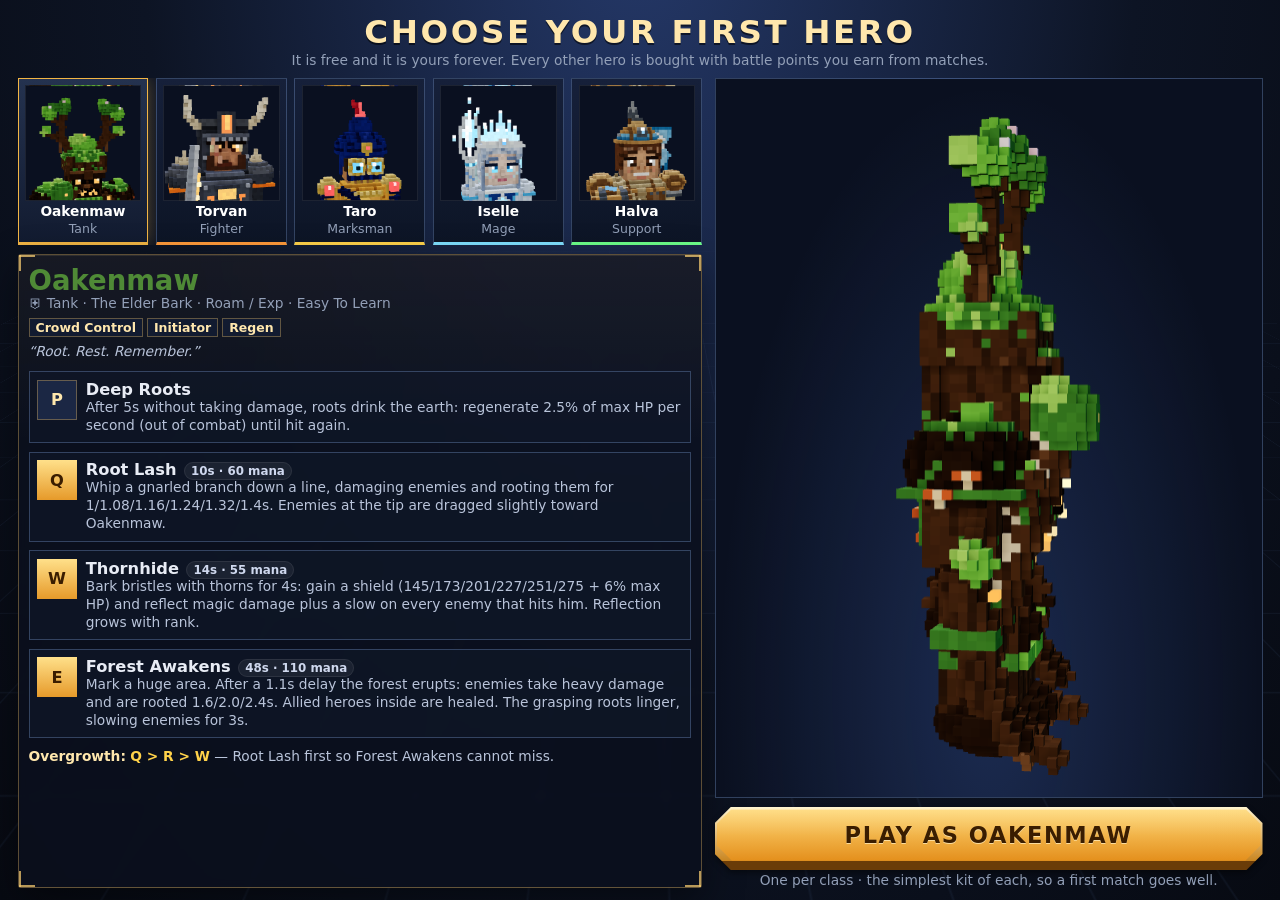
<file: index.html>
<!doctype html>
<html lang="en">
  <head>
    <meta charset="UTF-8" />
    <meta name="viewport" content="width=device-width, initial-scale=1, maximum-scale=1, user-scalable=no, viewport-fit=cover" />
    <meta name="mobile-web-app-capable" content="yes" />
    <meta name="apple-mobile-web-app-capable" content="yes" />
    <meta name="apple-mobile-web-app-status-bar-style" content="black-translucent" />
    <meta name="theme-color" content="#0b0f1a" />
    <meta name="color-scheme" content="dark" />
    <meta name="application-name" content="Voxel Arena" />
    <meta name="apple-mobile-web-app-title" content="Voxel Arena" />
    <meta name="format-detection" content="telephone=no" />
    <meta name="description" content="Voxel Arena - an original 5v5 voxel MOBA for the browser: 52 heroes, six arenas, solo vs AI or online." />
    <title>Voxel Arena</title>
    <!-- PWA (tags marked data-pwa are stripped from the single-file build, see vite.single.config.ts) -->
    <link rel="manifest" data-pwa href="./manifest.webmanifest" />
    <link rel="icon" data-pwa type="image/png" sizes="32x32" href="./icons/favicon-32.png" />
    <link rel="apple-touch-icon" data-pwa href="./icons/apple-touch-icon.png" />
    <link rel="apple-touch-startup-image" data-pwa href="./icons/splash-2868x1320.png" media="(device-width: 440px) and (device-height: 956px) and (-webkit-device-pixel-ratio: 3) and (orientation: landscape)" />
    <link rel="apple-touch-startup-image" data-pwa href="./icons/splash-2622x1206.png" media="(device-width: 402px) and (device-height: 874px) and (-webkit-device-pixel-ratio: 3) and (orientation: landscape)" />
    <link rel="apple-touch-startup-image" data-pwa href="./icons/splash-2796x1290.png" media="(device-width: 430px) and (device-height: 932px) and (-webkit-device-pixel-ratio: 3) and (orientation: landscape)" />
    <link rel="apple-touch-startup-image" data-pwa href="./icons/splash-2556x1179.png" media="(device-width: 393px) and (device-height: 852px) and (-webkit-device-pixel-ratio: 3) and (orientation: landscape)" />
    <link rel="apple-touch-startup-image" data-pwa href="./icons/splash-2778x1284.png" media="(device-width: 428px) and (device-height: 926px) and (-webkit-device-pixel-ratio: 3) and (orientation: landscape)" />
    <link rel="apple-touch-startup-image" data-pwa href="./icons/splash-2532x1170.png" media="(device-width: 390px) and (device-height: 844px) and (-webkit-device-pixel-ratio: 3) and (orientation: landscape)" />
    <link rel="apple-touch-startup-image" data-pwa href="./icons/splash-2436x1125.png" media="(device-width: 375px) and (device-height: 812px) and (-webkit-device-pixel-ratio: 3) and (orientation: landscape)" />
    <link rel="apple-touch-startup-image" data-pwa href="./icons/splash-2688x1242.png" media="(device-width: 414px) and (device-height: 896px) and (-webkit-device-pixel-ratio: 3) and (orientation: landscape)" />
    <link rel="apple-touch-startup-image" data-pwa href="./icons/splash-1792x828.png" media="(device-width: 414px) and (device-height: 896px) and (-webkit-device-pixel-ratio: 2) and (orientation: landscape)" />
    <link rel="apple-touch-startup-image" data-pwa href="./icons/splash-1334x750.png" media="(device-width: 375px) and (device-height: 667px) and (-webkit-device-pixel-ratio: 2) and (orientation: landscape)" />
    <link rel="apple-touch-startup-image" data-pwa href="./icons/splash-2360x1640.png" media="(device-width: 820px) and (device-height: 1180px) and (-webkit-device-pixel-ratio: 2) and (orientation: landscape)" />
    <link rel="apple-touch-startup-image" data-pwa href="./icons/splash-2388x1668.png" media="(device-width: 834px) and (device-height: 1194px) and (-webkit-device-pixel-ratio: 2) and (orientation: landscape)" />
    <link rel="apple-touch-startup-image" data-pwa href="./icons/splash-2732x2048.png" media="(device-width: 1024px) and (device-height: 1366px) and (-webkit-device-pixel-ratio: 2) and (orientation: landscape)" />
    <link rel="apple-touch-startup-image" data-pwa href="./icons/splash-2160x1620.png" media="(device-width: 810px) and (device-height: 1080px) and (-webkit-device-pixel-ratio: 2) and (orientation: landscape)" />

    <link rel="icon" href="data:image/svg+xml,%3Csvg xmlns='http://www.w3.org/2000/svg' viewBox='0 0 16 16'%3E%3Crect width='16' height='16' rx='3' fill='%230b0f1a'/%3E%3Cpath d='M8 2l5 3v6l-5 3-5-3V5z' fill='%234aa8ff'/%3E%3Cpath d='M8 2l5 3-5 3-5-3z' fill='%23bcdcff'/%3E%3C/svg%3E" />
    <style>html,body{touch-action:none;-webkit-user-select:none;user-select:none;-webkit-touch-callout:none;overscroll-behavior:none;-webkit-tap-highlight-color:transparent;-webkit-text-size-adjust:100%;color:#e8ecf5;background:#0b0f1a;width:100%;height:100%;margin:0;padding:0;font-family:system-ui,-apple-system,Segoe UI,Roboto,sans-serif;overflow:hidden}#app{position:fixed;inset:0}</style>
    <script type="module" crossorigin src="./assets/index-J0NicwR1.js"></script>
    <link rel="modulepreload" crossorigin href="./assets/rolldown-runtime-DK3Fl9T5.js">
    <link rel="modulepreload" crossorigin href="./assets/quality-B_KARPno.js">
    <link rel="modulepreload" crossorigin href="./assets/audio-DYWP0Y7P.js">
    <link rel="modulepreload" crossorigin href="./assets/haptics-D8iTxJBb.js">
    <link rel="modulepreload" crossorigin href="./assets/math-C2DYnAfD.js">
    <link rel="modulepreload" crossorigin href="./assets/heroes-B09Oz1yi.js">
    <link rel="modulepreload" crossorigin href="./assets/settings-Da1NqLeg.js">
    <link rel="modulepreload" crossorigin href="./assets/roles-jaFwKRmq.js">
    <link rel="modulepreload" crossorigin href="./assets/combat-ClufnJ6u.js">
    <link rel="modulepreload" crossorigin href="./assets/snapshot-B8tgAmzB.js">
    <link rel="modulepreload" crossorigin href="./assets/three.core-CWs1dV2C.js">
    <link rel="modulepreload" crossorigin href="./assets/vision-Cdrs9GyC.js">
    <link rel="modulepreload" crossorigin href="./assets/team-Cecpep8z.js">
    <link rel="modulepreload" crossorigin href="./assets/classic-verdant-Lkv1JLes.js">
    <link rel="modulepreload" crossorigin href="./assets/maps--PBv0gJZ.js">
    <link rel="modulepreload" crossorigin href="./assets/store-Cg5cDlz8.js">
    <link rel="modulepreload" crossorigin href="./assets/dom-CJAFp_yd.js">
    <link rel="modulepreload" crossorigin href="./assets/common-DKw-e93H.js">
    <link rel="modulepreload" crossorigin href="./assets/skins-C7ypQNHh.js">
    <link rel="modulepreload" crossorigin href="./assets/collection-CBRO332j.js">
    <link rel="modulepreload" crossorigin href="./assets/loadout-7Sjo2etQ.js">
    <link rel="modulepreload" crossorigin href="./assets/animation-PNFDEiyR.js">
    <link rel="modulepreload" crossorigin href="./assets/skin-fx-Ct5H9lUt.js">
    <link rel="modulepreload" crossorigin href="./assets/portraits-V2pog5R4.js">
    <link rel="modulepreload" crossorigin href="./assets/role-icons-ClbJPdZG.js">
    <link rel="modulepreload" crossorigin href="./assets/art-CQYyhQI3.js">
    <link rel="modulepreload" crossorigin href="./assets/mvp-Cgu2vMCt.js">
    <link rel="modulepreload" crossorigin href="./assets/store-WHYRIuyn.js">
    <link rel="modulepreload" crossorigin href="./assets/session-Iblgtnmu.js">
    <link rel="modulepreload" crossorigin href="./assets/preload-helper-CRzLMJPS.js">
    <link rel="modulepreload" crossorigin href="./assets/trial-BfviirBc.js">
    <link rel="modulepreload" crossorigin href="./assets/rating-DvDC0udA.js">
    <link rel="modulepreload" crossorigin href="./assets/result-fIuJvjdM.js">
    <link rel="modulepreload" crossorigin href="./assets/settings-panel-Beq0v7d9.js">
    <link rel="modulepreload" crossorigin href="./assets/wire-CLjI0-vH.js">
    <link rel="modulepreload" crossorigin href="./assets/attack-VgjmVPhh.js">
    <link rel="modulepreload" crossorigin href="./assets/vfx-system-BTS_YGv9.js">
    <link rel="modulepreload" crossorigin href="./assets/CopyShader-BEEDdIKK.js">
    <link rel="modulepreload" crossorigin href="./assets/renderer-DprDmgLJ.js">
    <link rel="modulepreload" crossorigin href="./assets/rng-Bajq1aa5.js">
    <link rel="modulepreload" crossorigin href="./assets/atlas-BsMh1oAP.js">
    <link rel="modulepreload" crossorigin href="./assets/rim-C9JWkLGl.js">
    <link rel="modulepreload" crossorigin href="./assets/attack-button-BCqBWPGZ.js">
    <link rel="modulepreload" crossorigin href="./assets/combo-tips-DAmAdJCt.js">
    <link rel="modulepreload" crossorigin href="./assets/minimap-BQ1z8bf9.js">
    <link rel="modulepreload" crossorigin href="./assets/sim-D_vRxFlF.js">
    <link rel="modulepreload" crossorigin href="./assets/loadout-DygDV_9B.js">
    <link rel="modulepreload" crossorigin href="./assets/match-C2YEF1tv.js">
    <link rel="modulepreload" crossorigin href="./assets/hero-gate-DuNSRCHa.js">
    <link rel="modulepreload" crossorigin href="./assets/game-DM_hzrOU.js">
    <link rel="modulepreload" crossorigin href="./assets/map-picker-CAwam2m-.js">
    <link rel="modulepreload" crossorigin href="./assets/loadout-FxkCb26h.js">
    <link rel="modulepreload" crossorigin href="./assets/crest-BBhseugY.js">
    <link rel="modulepreload" crossorigin href="./assets/season-DoD83WHL.js">
    <link rel="modulepreload" crossorigin href="./assets/ranked-view-CR-3sS2D.js">
    <link rel="modulepreload" crossorigin href="./assets/promo-anim-B6NsdDsM.js">
    <link rel="modulepreload" crossorigin href="./assets/loading-cards-CWUwX4O2.js">
    <link rel="modulepreload" crossorigin href="./assets/protocol-Bw4YY9Dw.js">
    <link rel="modulepreload" crossorigin href="./assets/transports-Cz90TtnN.js">
    <link rel="stylesheet" crossorigin href="./assets/common-SXfAAzGX.css">
    <link rel="stylesheet" crossorigin href="./assets/art-DIDEp8Na.css">
    <link rel="stylesheet" crossorigin href="./assets/mvp-BYBXcgdb.css">
    <link rel="stylesheet" crossorigin href="./assets/result-BwHH8DuX.css">
    <link rel="stylesheet" crossorigin href="./assets/settings-panel-9eobOEsE.css">
    <link rel="stylesheet" crossorigin href="./assets/game-X6CBmigV.css">
    <link rel="stylesheet" crossorigin href="./assets/loadout-3cgSPPwX.css">
    <link rel="stylesheet" crossorigin href="./assets/loading-cards-CaAIleab.css">
    <link rel="stylesheet" crossorigin href="./assets/index-0RCRRpw1.css">
  </head>
  <body>
    <div id="app"></div>
  </body>
</html>
</file>
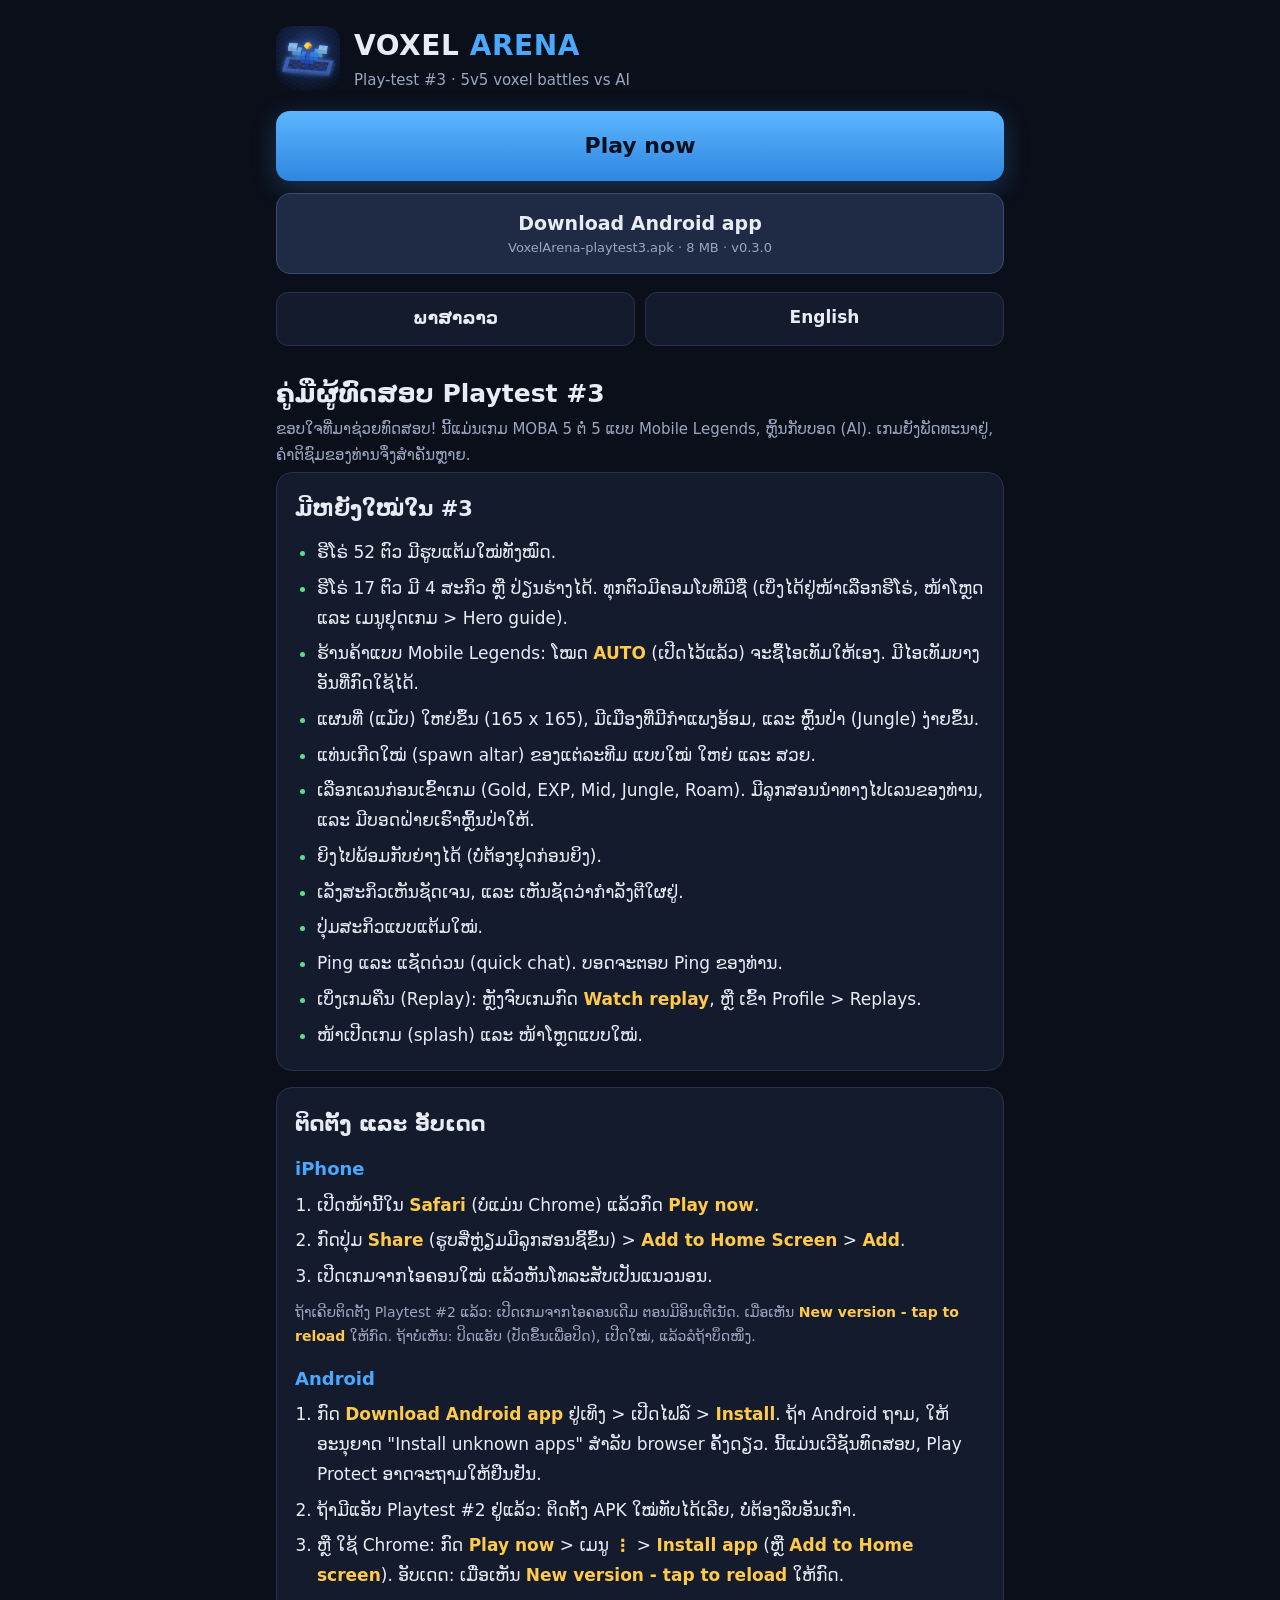
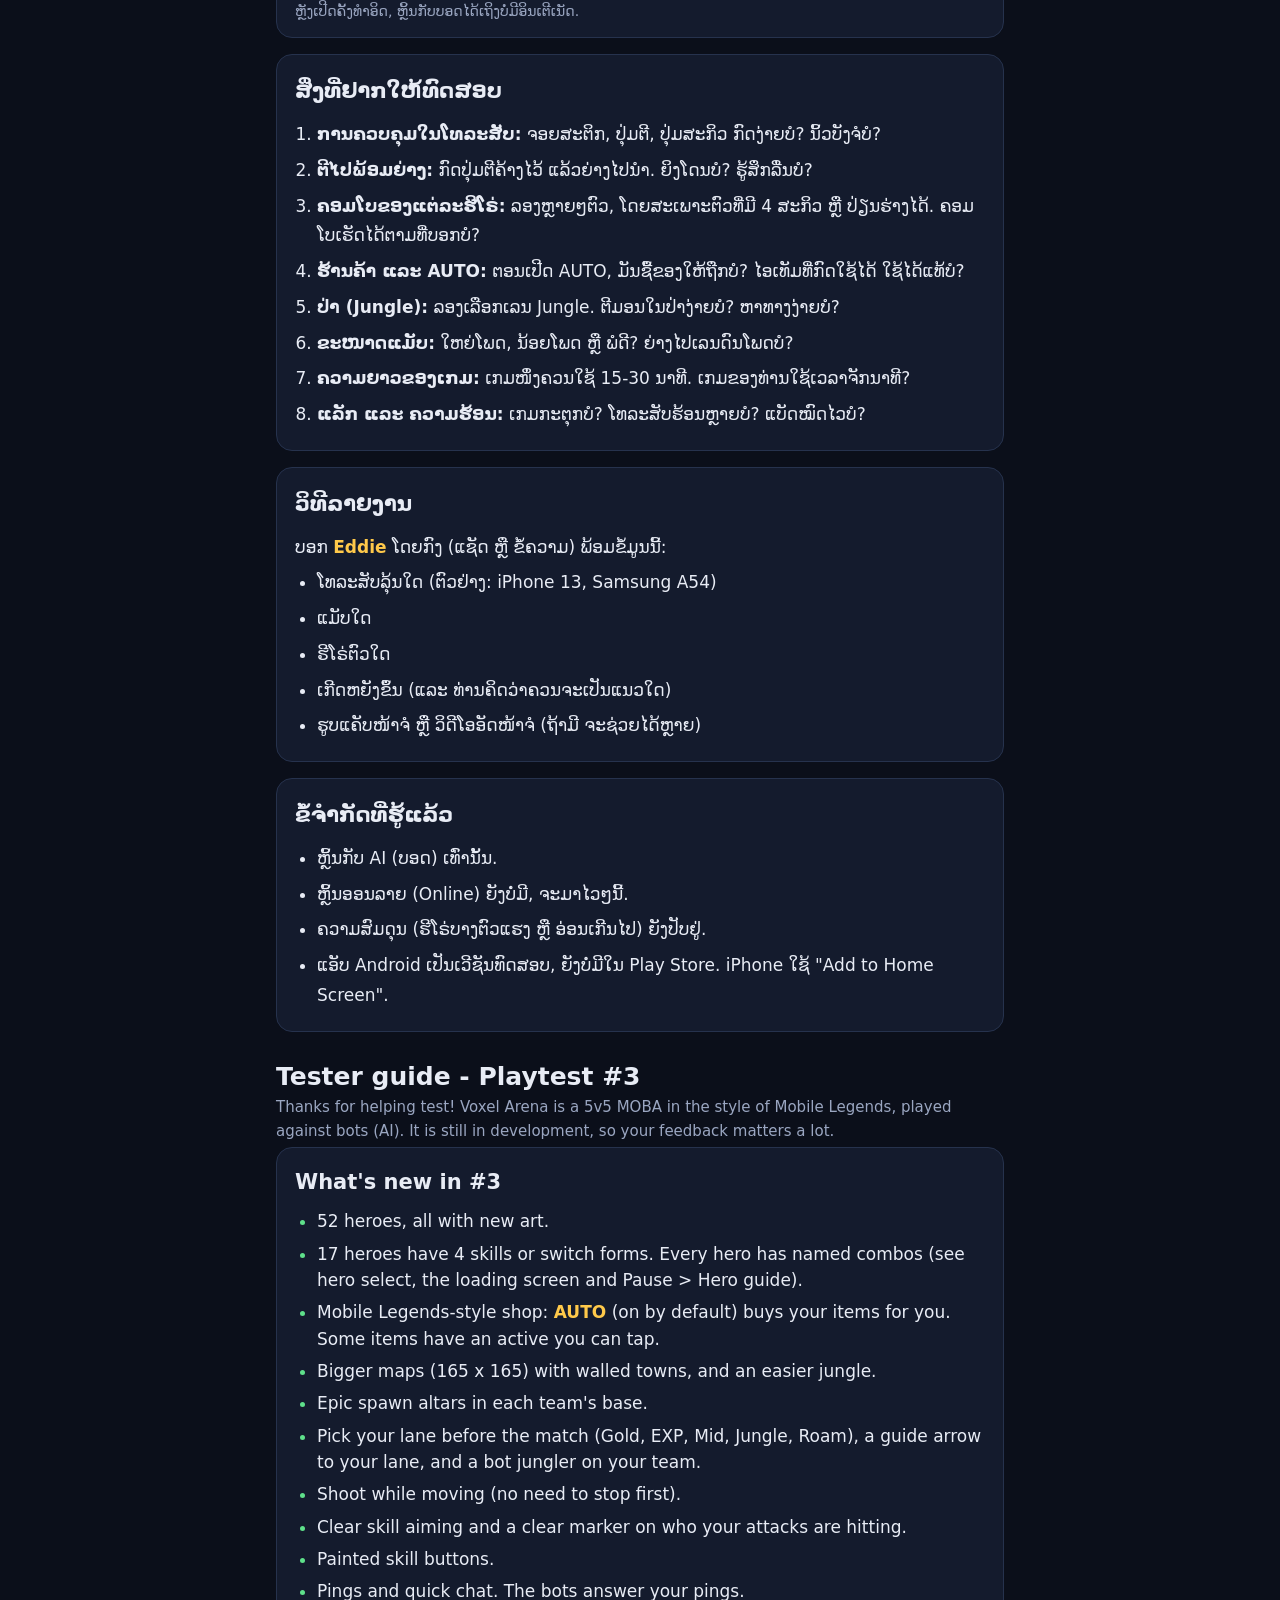
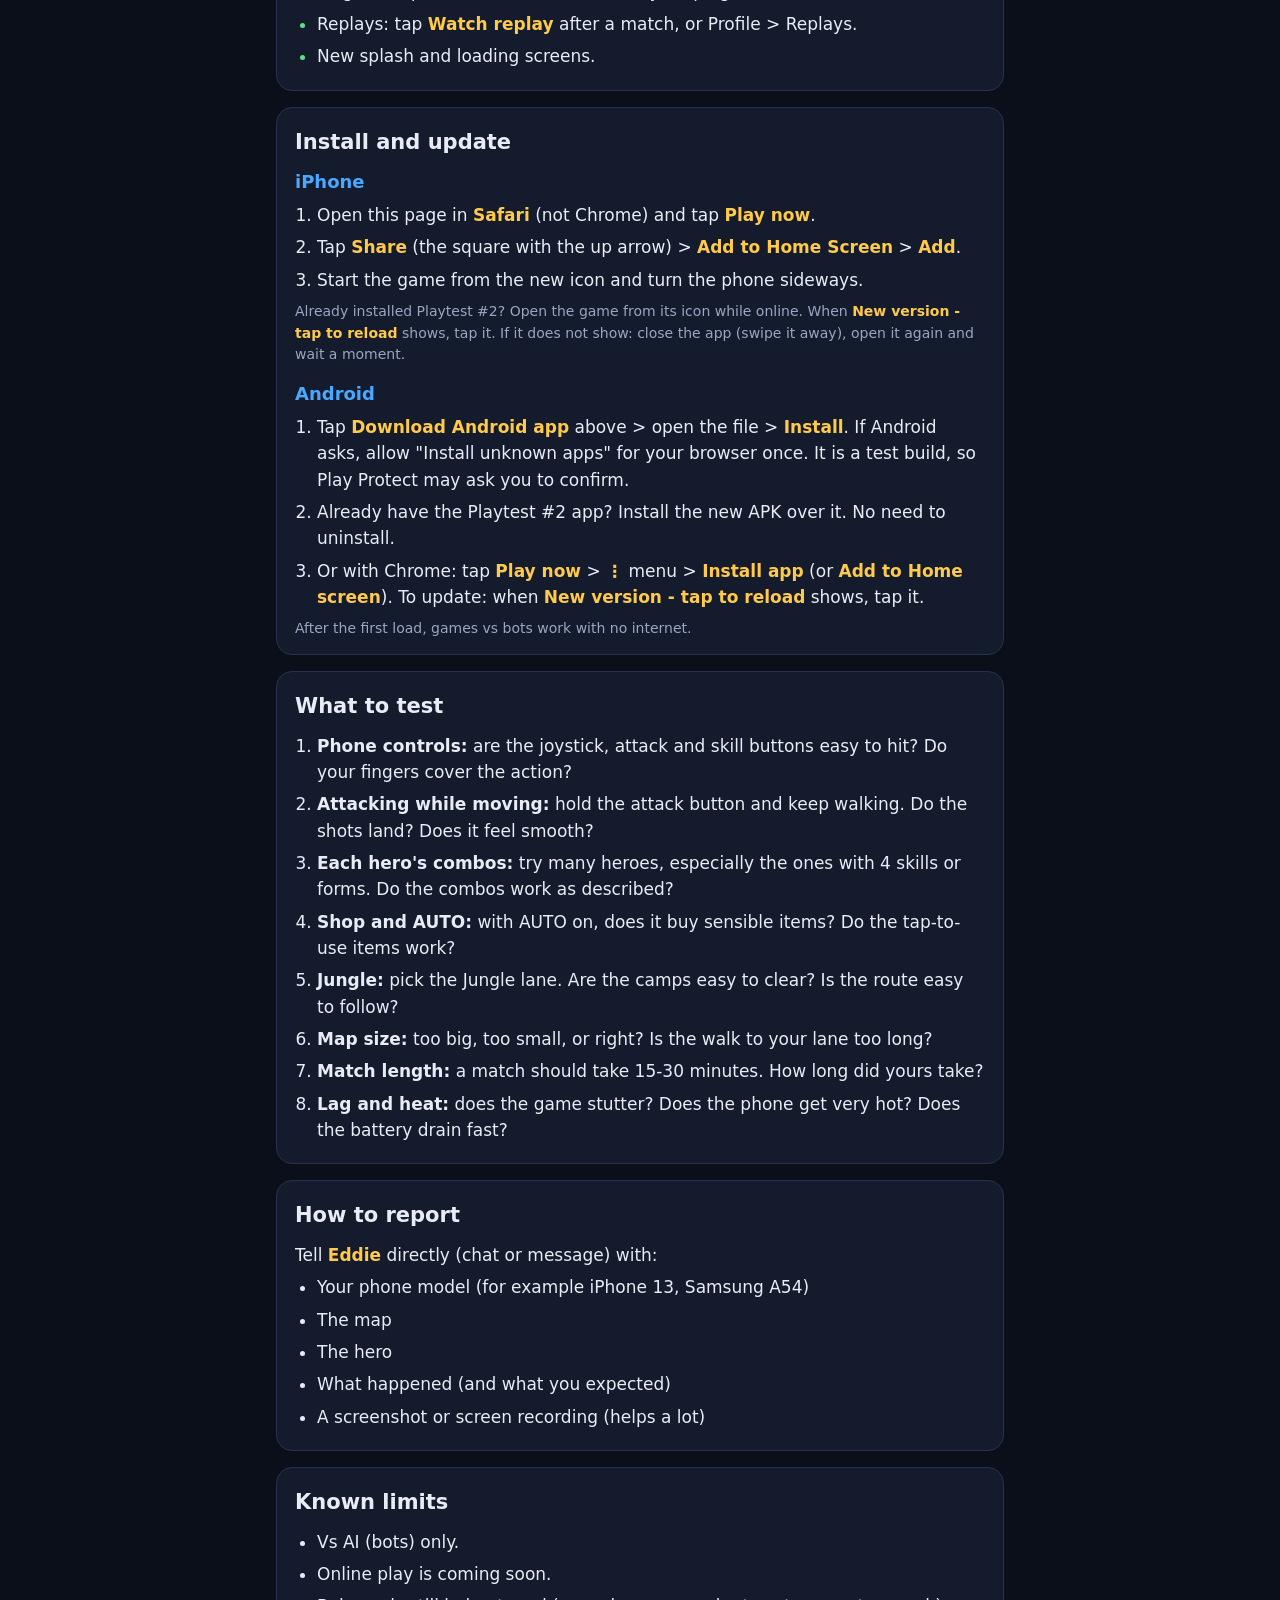
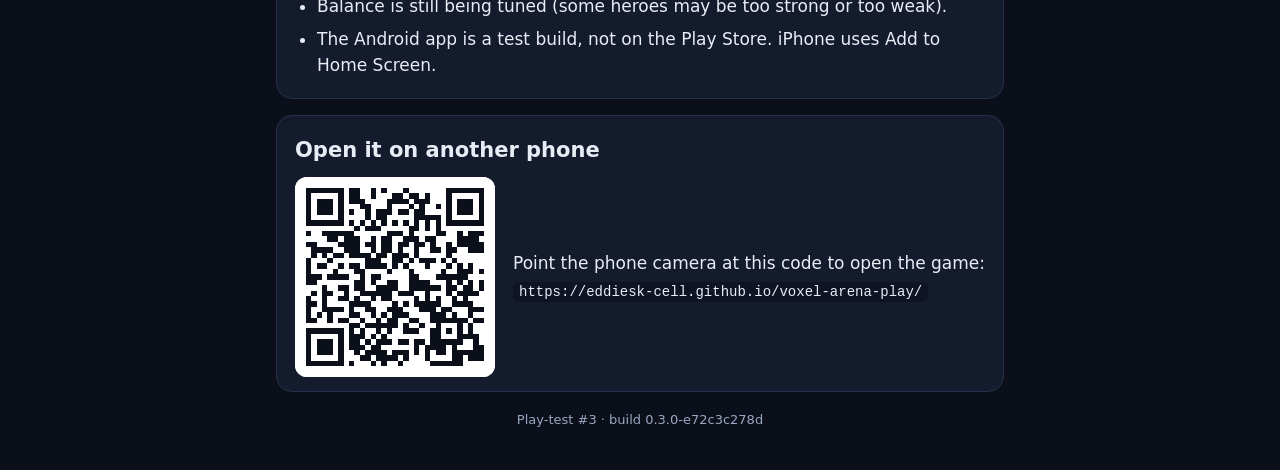
<file: install.html>
<!doctype html>
<html lang="en">
<head>
<meta charset="utf-8">
<meta name="viewport" content="width=device-width, initial-scale=1, viewport-fit=cover">
<meta name="theme-color" content="#0b0f1a">
<meta name="color-scheme" content="dark">
<title>Install Voxel Arena</title>
<link rel="icon" type="image/png" sizes="32x32" href="./icons/favicon-32.png">
<link rel="apple-touch-icon" href="./icons/apple-touch-icon.png">
<style>
  :root { --bg:#0b0f1a; --card:#141b2d; --line:#26324d; --text:#e8ecf5; --muted:#9aa6c1; --accent:#4aa8ff; --gold:#ffc94a; --green:#5ee08a; }
  * { box-sizing: border-box; }
  html, body { margin:0; background:var(--bg); color:var(--text); font:17px/1.55 system-ui,-apple-system,"Segoe UI",Roboto,sans-serif; }
  [lang="lo"] { font-family: "Noto Sans Lao","Noto Sans Lao UI","Lao Sangam MN","Phetsarath OT","Saysettha OT",system-ui,-apple-system,sans-serif; line-height: 1.75; }
  main { max-width: 760px; margin: 0 auto; padding: 24px 16px calc(40px + env(safe-area-inset-bottom)); }
  header { display:flex; align-items:center; gap:14px; margin-bottom: 18px; }
  header img { width:64px; height:64px; border-radius:14px; }
  h1 { margin:0; font-size: 28px; letter-spacing: .02em; }
  h1 span { color: var(--accent); }
  .tag { color: var(--muted); margin: 2px 0 0; font-size: 15px; }
  .play { display:block; text-align:center; background: linear-gradient(180deg,#5cb6ff,#2f86e0); color:#04101f; font-weight:800;
          font-size: 22px; padding: 18px; border-radius: 14px; text-decoration:none; margin: 8px 0 12px; box-shadow: 0 6px 24px rgba(74,168,255,.25); }
  .apk { display:block; text-align:center; background:#1f2a44; border:1px solid #3a4a72; color: var(--text); font-weight: 700;
         text-decoration:none; font-size: 19px; padding: 15px; border-radius: 14px; margin: 0 0 6px; }
  .apk small { display:block; color: var(--muted); font-weight: 500; font-size: 13px; }
  .langs { display:flex; gap:10px; margin: 18px 0 14px; }
  .langs a { flex:1; text-align:center; padding: 11px; border-radius: 12px; background: var(--card); border:1px solid var(--line);
             color: var(--text); text-decoration:none; font-weight:700; }
  .guide-title { font-size: 25px; margin: 26px 0 4px; }
  .guide-title small { display:block; color: var(--muted); font-size: 15px; font-weight: 500; }
  section { background: var(--card); border:1px solid var(--line); border-radius: 16px; padding: 18px 18px 14px; margin-bottom: 16px; }
  h2 { margin: 0 0 10px; font-size: 21px; }
  h3 { margin: 14px 0 6px; font-size: 18px; color: var(--accent); }
  h3:first-of-type { margin-top: 4px; }
  ol, ul { margin: 0; padding-left: 22px; }
  li { margin: 6px 0; }
  b.k { color: var(--gold); }
  .new li::marker { color: var(--green); }
  .note { color: var(--muted); font-size: 14px; margin: 8px 0 0; }
  .qr { display:flex; gap: 18px; align-items:center; flex-wrap: wrap; }
  .qr svg { width: 200px; height: 200px; border-radius: 12px; background:#fff; flex: 0 0 auto; }
  .qr p { margin: 0; flex: 1 1 220px; }
  code { background:#0e1424; padding: 2px 6px; border-radius: 6px; font-size: 14px; word-break: break-all; }
  footer { color: var(--muted); font-size: 13px; text-align: center; margin-top: 18px; }
</style>
</head>
<body>
<main>
  <header>
    <img src="./icons/icon-192.png" alt="">
    <div><h1>VOXEL <span>ARENA</span></h1><p class="tag">Play-test #3 &middot; 5v5 voxel battles vs AI</p></div>
  </header>

  <a class="play" href="./">Play now</a>
  <a class="apk" id="apk" href="https://github.com/eddiesk-cell/voxel-arena-play/releases/download/playtest-3/VoxelArena-playtest3.apk">Download Android app<small>VoxelArena-playtest3.apk &middot; 8 MB &middot; v0.3.0</small></a>

  <nav class="langs"><a href="#lo" lang="lo">ພາສາລາວ</a><a href="#en">English</a></nav>

  <!-- ============================== LAO ============================== -->
  <div id="lo" lang="lo">
    <h2 class="guide-title">ຄູ່ມືຜູ້ທົດສອບ Playtest #3<small>ຂອບໃຈທີ່ມາຊ່ວຍທົດສອບ! ນີ້ແມ່ນເກມ MOBA 5 ຕໍ່ 5 ແບບ Mobile Legends, ຫຼິ້ນກັບບອດ (AI). ເກມຍັງພັດທະນາຢູ່, ຄຳຕິຊົມຂອງທ່ານຈຶ່ງສຳຄັນຫຼາຍ.</small></h2>

    <section>
      <h2>ມີຫຍັງໃໝ່ໃນ #3</h2>
      <ul class="new">
        <li>ຮີໂຣ່ 52 ຕົວ ມີຮູບແຕ້ມໃໝ່ທັງໝົດ.</li>
        <li>ຮີໂຣ່ 17 ຕົວ ມີ 4 ສະກິວ ຫຼື ປ່ຽນຮ່າງໄດ້. ທຸກຕົວມີຄອມໂບທີ່ມີຊື່ (ເບິ່ງໄດ້ຢູ່ໜ້າເລືອກຮີໂຣ່, ໜ້າໂຫຼດ ແລະ ເມນູຢຸດເກມ &gt; Hero guide).</li>
        <li>ຮ້ານຄ້າແບບ Mobile Legends: ໂໝດ <b class="k">AUTO</b> (ເປີດໄວ້ແລ້ວ) ຈະຊື້ໄອເທັມໃຫ້ເອງ. ມີໄອເທັມບາງອັນທີ່ກົດໃຊ້ໄດ້.</li>
        <li>ແຜນທີ່ (ແມັບ) ໃຫຍ່ຂຶ້ນ (165 x 165), ມີເມືອງທີ່ມີກຳແພງອ້ອມ, ແລະ ຫຼິ້ນປ່າ (Jungle) ງ່າຍຂຶ້ນ.</li>
        <li>ແທ່ນເກີດໃໝ່ (spawn altar) ຂອງແຕ່ລະທີມ ແບບໃໝ່ ໃຫຍ່ ແລະ ສວຍ.</li>
        <li>ເລືອກເລນກ່ອນເຂົ້າເກມ (Gold, EXP, Mid, Jungle, Roam). ມີລູກສອນນຳທາງໄປເລນຂອງທ່ານ, ແລະ ມີບອດຝ່າຍເຮົາຫຼິ້ນປ່າໃຫ້.</li>
        <li>ຍິງໄປພ້ອມກັບຍ່າງໄດ້ (ບໍ່ຕ້ອງຢຸດກ່ອນຍິງ).</li>
        <li>ເລັງສະກິວເຫັນຊັດເຈນ, ແລະ ເຫັນຊັດວ່າກຳລັງຕີໃຜຢູ່.</li>
        <li>ປຸ່ມສະກິວແບບແຕ້ມໃໝ່.</li>
        <li>Ping ແລະ ແຊັດດ່ວນ (quick chat). ບອດຈະຕອບ Ping ຂອງທ່ານ.</li>
        <li>ເບິ່ງເກມຄືນ (Replay): ຫຼັງຈົບເກມກົດ <b class="k">Watch replay</b>, ຫຼື ເຂົ້າ Profile &gt; Replays.</li>
        <li>ໜ້າເປີດເກມ (splash) ແລະ ໜ້າໂຫຼດແບບໃໝ່.</li>
      </ul>
    </section>

    <section>
      <h2>ຕິດຕັ້ງ ແລະ ອັບເດດ</h2>
      <h3>iPhone</h3>
      <ol>
        <li>ເປີດໜ້ານີ້ໃນ <b class="k">Safari</b> (ບໍ່ແມ່ນ Chrome) ແລ້ວກົດ <b class="k">Play now</b>.</li>
        <li>ກົດປຸ່ມ <b class="k">Share</b> (ຮູບສີ່ຫຼ່ຽມມີລູກສອນຊີ້ຂຶ້ນ) &gt; <b class="k">Add to Home Screen</b> &gt; <b class="k">Add</b>.</li>
        <li>ເປີດເກມຈາກໄອຄອນໃໝ່ ແລ້ວຫັນໂທລະສັບເປັນແນວນອນ.</li>
      </ol>
      <p class="note">ຖ້າເຄີຍຕິດຕັ້ງ Playtest #2 ແລ້ວ: ເປີດເກມຈາກໄອຄອນເດີມ ຕອນມີອິນເຕີເນັດ. ເມື່ອເຫັນ <b class="k">New version - tap to reload</b> ໃຫ້ກົດ. ຖ້າບໍ່ເຫັນ: ປິດແອັບ (ປັດຂຶ້ນເພື່ອປິດ), ເປີດໃໝ່, ແລ້ວລໍຖ້າບຶດໜຶ່ງ.</p>
      <h3>Android</h3>
      <ol>
        <li>ກົດ <b class="k">Download Android app</b> ຢູ່ເທິງ &gt; ເປີດໄຟລ໌ &gt; <b class="k">Install</b>. ຖ້າ Android ຖາມ, ໃຫ້ອະນຸຍາດ "Install unknown apps" ສຳລັບ browser ຄັ້ງດຽວ. ນີ້ແມ່ນເວີຊັນທົດສອບ, Play Protect ອາດຈະຖາມໃຫ້ຢືນຢັນ.</li>
        <li>ຖ້າມີແອັບ Playtest #2 ຢູ່ແລ້ວ: ຕິດຕັ້ງ APK ໃໝ່ທັບໄດ້ເລີຍ, ບໍ່ຕ້ອງລຶບອັນເກົ່າ.</li>
        <li>ຫຼື ໃຊ້ Chrome: ກົດ <b class="k">Play now</b> &gt; ເມນູ <b class="k">&#8942;</b> &gt; <b class="k">Install app</b> (ຫຼື <b class="k">Add to Home screen</b>). ອັບເດດ: ເມື່ອເຫັນ <b class="k">New version - tap to reload</b> ໃຫ້ກົດ.</li>
      </ol>
      <p class="note">ຫຼັງເປີດຄັ້ງທຳອິດ, ຫຼິ້ນກັບບອດໄດ້ເຖິງບໍ່ມີອິນເຕີເນັດ.</p>
    </section>

    <section>
      <h2>ສິ່ງທີ່ຢາກໃຫ້ທົດສອບ</h2>
      <ol>
        <li><b>ການຄວບຄຸມໃນໂທລະສັບ:</b> ຈອຍສະຕິກ, ປຸ່ມຕີ, ປຸ່ມສະກິວ ກົດງ່າຍບໍ? ນິ້ວບັງຈໍບໍ?</li>
        <li><b>ຕີໄປພ້ອມຍ່າງ:</b> ກົດປຸ່ມຕີຄ້າງໄວ້ ແລ້ວຍ່າງໄປນຳ. ຍິງໂດນບໍ? ຮູ້ສຶກລື່ນບໍ?</li>
        <li><b>ຄອມໂບຂອງແຕ່ລະຮີໂຣ່:</b> ລອງຫຼາຍໆຕົວ, ໂດຍສະເພາະຕົວທີ່ມີ 4 ສະກິວ ຫຼື ປ່ຽນຮ່າງໄດ້. ຄອມໂບເຮັດໄດ້ຕາມທີ່ບອກບໍ?</li>
        <li><b>ຮ້ານຄ້າ ແລະ AUTO:</b> ຕອນເປີດ AUTO, ມັນຊື້ຂອງໃຫ້ຖືກບໍ? ໄອເທັມທີ່ກົດໃຊ້ໄດ້ ໃຊ້ໄດ້ແທ້ບໍ?</li>
        <li><b>ປ່າ (Jungle):</b> ລອງເລືອກເລນ Jungle. ຕີມອນໃນປ່າງ່າຍບໍ? ຫາທາງງ່າຍບໍ?</li>
        <li><b>ຂະໜາດແມັບ:</b> ໃຫຍ່ໂພດ, ນ້ອຍໂພດ ຫຼື ພໍດີ? ຍ່າງໄປເລນດົນໂພດບໍ?</li>
        <li><b>ຄວາມຍາວຂອງເກມ:</b> ເກມໜຶ່ງຄວນໃຊ້ 15-30 ນາທີ. ເກມຂອງທ່ານໃຊ້ເວລາຈັກນາທີ?</li>
        <li><b>ແລັກ ແລະ ຄວາມຮ້ອນ:</b> ເກມກະຕຸກບໍ? ໂທລະສັບຮ້ອນຫຼາຍບໍ? ແບັດໝົດໄວບໍ?</li>
      </ol>
    </section>

    <section>
      <h2>ວິທີລາຍງານ</h2>
      <p style="margin:0 0 6px">ບອກ <b class="k">Eddie</b> ໂດຍກົງ (ແຊັດ ຫຼື ຂໍ້ຄວາມ) ພ້ອມຂໍ້ມູນນີ້:</p>
      <ul>
        <li>ໂທລະສັບລຸ້ນໃດ (ຕົວຢ່າງ: iPhone 13, Samsung A54)</li>
        <li>ແມັບໃດ</li>
        <li>ຮີໂຣ່ຕົວໃດ</li>
        <li>ເກີດຫຍັງຂຶ້ນ (ແລະ ທ່ານຄິດວ່າຄວນຈະເປັນແນວໃດ)</li>
        <li>ຮູບແຄັບໜ້າຈໍ ຫຼື ວິດີໂອອັດໜ້າຈໍ (ຖ້າມີ ຈະຊ່ວຍໄດ້ຫຼາຍ)</li>
      </ul>
    </section>

    <section>
      <h2>ຂໍ້ຈຳກັດທີ່ຮູ້ແລ້ວ</h2>
      <ul>
        <li>ຫຼິ້ນກັບ AI (ບອດ) ເທົ່ານັ້ນ.</li>
        <li>ຫຼິ້ນອອນລາຍ (Online) ຍັງບໍ່ມີ, ຈະມາໄວໆນີ້.</li>
        <li>ຄວາມສົມດຸນ (ຮີໂຣ່ບາງຕົວແຮງ ຫຼື ອ່ອນເກີນໄປ) ຍັງປັບຢູ່.</li>
        <li>ແອັບ Android ເປັນເວີຊັນທົດສອບ, ຍັງບໍ່ມີໃນ Play Store. iPhone ໃຊ້ "Add to Home Screen".</li>
      </ul>
    </section>
  </div>

  <!-- ============================== ENGLISH ============================== -->
  <div id="en" lang="en">
    <h2 class="guide-title">Tester guide - Playtest #3<small>Thanks for helping test! Voxel Arena is a 5v5 MOBA in the style of Mobile Legends, played against bots (AI). It is still in development, so your feedback matters a lot.</small></h2>

    <section>
      <h2>What's new in #3</h2>
      <ul class="new">
        <li>52 heroes, all with new art.</li>
        <li>17 heroes have 4 skills or switch forms. Every hero has named combos (see hero select, the loading screen and Pause &gt; Hero guide).</li>
        <li>Mobile Legends-style shop: <b class="k">AUTO</b> (on by default) buys your items for you. Some items have an active you can tap.</li>
        <li>Bigger maps (165 x 165) with walled towns, and an easier jungle.</li>
        <li>Epic spawn altars in each team's base.</li>
        <li>Pick your lane before the match (Gold, EXP, Mid, Jungle, Roam), a guide arrow to your lane, and a bot jungler on your team.</li>
        <li>Shoot while moving (no need to stop first).</li>
        <li>Clear skill aiming and a clear marker on who your attacks are hitting.</li>
        <li>Painted skill buttons.</li>
        <li>Pings and quick chat. The bots answer your pings.</li>
        <li>Replays: tap <b class="k">Watch replay</b> after a match, or Profile &gt; Replays.</li>
        <li>New splash and loading screens.</li>
      </ul>
    </section>

    <section>
      <h2>Install and update</h2>
      <h3>iPhone</h3>
      <ol>
        <li>Open this page in <b class="k">Safari</b> (not Chrome) and tap <b class="k">Play now</b>.</li>
        <li>Tap <b class="k">Share</b> (the square with the up arrow) &gt; <b class="k">Add to Home Screen</b> &gt; <b class="k">Add</b>.</li>
        <li>Start the game from the new icon and turn the phone sideways.</li>
      </ol>
      <p class="note">Already installed Playtest #2? Open the game from its icon while online. When <b class="k">New version - tap to reload</b> shows, tap it. If it does not show: close the app (swipe it away), open it again and wait a moment.</p>
      <h3>Android</h3>
      <ol>
        <li>Tap <b class="k">Download Android app</b> above &gt; open the file &gt; <b class="k">Install</b>. If Android asks, allow "Install unknown apps" for your browser once. It is a test build, so Play Protect may ask you to confirm.</li>
        <li>Already have the Playtest #2 app? Install the new APK over it. No need to uninstall.</li>
        <li>Or with Chrome: tap <b class="k">Play now</b> &gt; <b class="k">&#8942;</b> menu &gt; <b class="k">Install app</b> (or <b class="k">Add to Home screen</b>). To update: when <b class="k">New version - tap to reload</b> shows, tap it.</li>
      </ol>
      <p class="note">After the first load, games vs bots work with no internet.</p>
    </section>

    <section>
      <h2>What to test</h2>
      <ol>
        <li><b>Phone controls:</b> are the joystick, attack and skill buttons easy to hit? Do your fingers cover the action?</li>
        <li><b>Attacking while moving:</b> hold the attack button and keep walking. Do the shots land? Does it feel smooth?</li>
        <li><b>Each hero's combos:</b> try many heroes, especially the ones with 4 skills or forms. Do the combos work as described?</li>
        <li><b>Shop and AUTO:</b> with AUTO on, does it buy sensible items? Do the tap-to-use items work?</li>
        <li><b>Jungle:</b> pick the Jungle lane. Are the camps easy to clear? Is the route easy to follow?</li>
        <li><b>Map size:</b> too big, too small, or right? Is the walk to your lane too long?</li>
        <li><b>Match length:</b> a match should take 15-30 minutes. How long did yours take?</li>
        <li><b>Lag and heat:</b> does the game stutter? Does the phone get very hot? Does the battery drain fast?</li>
      </ol>
    </section>

    <section>
      <h2>How to report</h2>
      <p style="margin:0 0 6px">Tell <b class="k">Eddie</b> directly (chat or message) with:</p>
      <ul>
        <li>Your phone model (for example iPhone 13, Samsung A54)</li>
        <li>The map</li>
        <li>The hero</li>
        <li>What happened (and what you expected)</li>
        <li>A screenshot or screen recording (helps a lot)</li>
      </ul>
    </section>

    <section>
      <h2>Known limits</h2>
      <ul>
        <li>Vs AI (bots) only.</li>
        <li>Online play is coming soon.</li>
        <li>Balance is still being tuned (some heroes may be too strong or too weak).</li>
        <li>The Android app is a test build, not on the Play Store. iPhone uses Add to Home Screen.</li>
      </ul>
    </section>
  </div>

  <section>
    <h2>Open it on another phone</h2>
    <div class="qr">
      <svg xmlns="http://www.w3.org/2000/svg" viewBox="0 0 37 37" shape-rendering="crispEdges"><path fill="#ffffff" d="M0 0h37v37H0z"/><path stroke="#0b0f1a" d="M2 2.5h7m1 0h2m2 0h1m1 0h1m3 0h1m7 0h7M2 3.5h1m5 0h1m1 0h2m2 0h1m3 0h2m1 0h2m1 0h1m3 0h1m5 0h1M2 4.5h1m1 0h3m1 0h1m1 0h3m4 0h4m1 0h3m3 0h1m1 0h3m1 0h1M2 5.5h1m1 0h3m1 0h1m3 0h2m3 0h1m3 0h1m1 0h1m2 0h1m1 0h1m1 0h3m1 0h1M2 6.5h1m1 0h3m1 0h1m1 0h1m2 0h1m1 0h3m1 0h2m1 0h2m4 0h1m1 0h3m1 0h1M2 7.5h1m5 0h1m4 0h1m1 0h2m5 0h5m1 0h1m5 0h1M2 8.5h7m1 0h1m1 0h1m1 0h1m1 0h1m1 0h1m1 0h1m1 0h1m1 0h1m1 0h1m1 0h7M11 9.5h1m1 0h3m5 0h2m1 0h1m1 0h1M2 10.5h1m2 0h6m6 0h3m1 0h1m4 0h2m2 0h1m1 0h3M6 11.5h2m1 0h3m2 0h1m1 0h2m2 0h3m1 0h2m4 0h4M2 12.5h2m4 0h4m1 0h2m1 0h2m1 0h2m1 0h2m1 0h1m2 0h1m1 0h5M3 13.5h4m2 0h3m2 0h1m1 0h2m1 0h1m2 0h1m2 0h2m1 0h2m2 0h3M3 14.5h1m1 0h1m1 0h2m1 0h4m1 0h2m1 0h3m1 0h1m5 0h1M2 15.5h1m3 0h1m6 0h3m2 0h2m1 0h1m1 0h3m1 0h1m1 0h1M2 16.5h1m1 0h2m2 0h1m1 0h2m1 0h4m1 0h1m1 0h1m3 0h1m3 0h1m1 0h1m1 0h1M2 17.5h1m4 0h1m3 0h2m4 0h1m3 0h1m5 0h1m2 0h3m1 0h1M2 18.5h3m1 0h4m2 0h1m1 0h2m5 0h2m3 0h6M2 19.5h2m7 0h2m1 0h1m2 0h2m2 0h4m3 0h1m1 0h1m1 0h1m1 0h1M5 20.5h1m2 0h2m1 0h2m2 0h4m2 0h6m1 0h2m1 0h2m1 0h1M3 21.5h1m1 0h2m2 0h1m2 0h6m1 0h3m2 0h1m3 0h1m1 0h4M2 22.5h1m2 0h1m2 0h2m1 0h1m2 0h1m1 0h2m4 0h1m1 0h1m1 0h1m2 0h1m1 0h1M2 23.5h2m1 0h1m4 0h4m4 0h1m1 0h1m1 0h5m2 0h4M2 24.5h1m2 0h4m1 0h1m2 0h2m2 0h3m3 0h3m1 0h2m3 0h3M2 25.5h1m1 0h1m1 0h1m3 0h2m2 0h1m1 0h1m1 0h3m4 0h3m1 0h1m2 0h1M2 26.5h2m2 0h1m1 0h2m2 0h1m2 0h1m1 0h2m2 0h2m2 0h7m1 0h2M10 27.5h2m1 0h6m1 0h1m2 0h1m2 0h1m3 0h1m1 0h1M2 28.5h7m1 0h1m1 0h1m2 0h1m1 0h1m2 0h3m2 0h2m1 0h1m1 0h1m1 0h1M2 29.5h1m5 0h1m1 0h3m1 0h1m1 0h1m8 0h2m3 0h4M2 30.5h1m1 0h3m1 0h1m1 0h2m1 0h1m1 0h3m1 0h2m1 0h2m1 0h6m2 0h1M2 31.5h1m1 0h3m1 0h1m1 0h3m1 0h2m6 0h1m1 0h4m1 0h1m3 0h2M2 32.5h1m1 0h3m1 0h1m2 0h1m1 0h4m1 0h3m1 0h1m1 0h1m1 0h2m1 0h6M2 33.5h1m5 0h1m3 0h2m1 0h4m1 0h1m3 0h1m4 0h2m1 0h3M2 34.5h7m1 0h1m3 0h1m1 0h1m2 0h1m5 0h6"/></svg>
      <p>Point the phone camera at this code to open the game:<br><code>https://eddiesk-cell.github.io/voxel-arena-play/</code></p>
    </div>
  </section>

  <footer>Play-test #3 &middot; build 0.3.0-e72c3c278d</footer>
</main>
</body>
</html>
</file>
<file: assets/common-SXfAAzGX.css>
.va-bp{color:var(--gold);white-space:nowrap;font-weight:800}.va-note{color:var(--muted);font-size:var(--fs-s);margin:calc(10 * var(--u)) 0 0;line-height:1.5}.va-empty{color:var(--muted);text-align:center;padding:calc(24 * var(--u)) 8px;grid-column:1/-1;margin:0}.va-mb{--mc:#8b95a8;width:max(15px, calc(19 * var(--u)));height:max(15px, calc(19 * var(--u)));color:#0b0f1a;font-weight:900;font-size:max(8px, calc(10.5 * var(--u)));background:linear-gradient(160deg, color-mix(in srgb, var(--mc) 55%, #fff), var(--mc) 55%, color-mix(in srgb, var(--mc) 55%, #000));box-shadow:0 0 calc(7 * var(--u)) color-mix(in srgb, var(--mc) 55%, transparent);border:1px solid #00000080;border-radius:38% 38% 52% 52%/20% 20% 62% 62%;flex:none;justify-content:center;align-items:center;line-height:1;display:inline-flex}.va-mb.big{width:max(26px, calc(38 * var(--u)));height:max(26px, calc(38 * var(--u)));font-size:max(13px, calc(19 * var(--u)))}.va-card .pic{position:relative}.va-card .pic .va-mb{right:calc(3 * var(--u));top:calc(3 * var(--u));position:absolute}.va-pchip{z-index:6;left:calc(max(10px, 16 * var(--u)) + var(--safe-l));top:calc(max(8px, 14 * var(--u)) + var(--safe-t));pointer-events:auto;cursor:pointer;align-items:center;gap:max(6px, calc(9 * var(--u)));padding:calc(4 * var(--u)) max(10px, calc(12 * var(--u))) calc(4 * var(--u)) calc(4 * var(--u));color:var(--text);font:inherit;border:1px solid var(--edge-strong);background:var(--panel);-webkit-backdrop-filter:blur(4px);backdrop-filter:blur(4px);text-align:left;touch-action:manipulation;border-radius:999px;display:flex;position:absolute}.va-pchip:hover{filter:brightness(1.15)}.va-pchip .avatar,.va-prof-head .avatar{color:#2a1800;box-shadow:0 0 calc(10 * var(--u)) #ffaa3c73;background:linear-gradient(#ffe58a,#ff9a3a);border-radius:50%;flex:none;justify-content:center;align-items:center;font-weight:900;display:flex}.va-pchip .avatar{width:max(26px, calc(34 * var(--u)));height:max(26px, calc(34 * var(--u)));font-size:var(--fs-m)}.va-pchip .tx{gap:calc(3 * var(--u));min-width:calc(64 * var(--u));flex-direction:column;display:flex}.va-pchip .tx b{font-size:var(--fs-s);max-width:calc(110 * var(--u));text-overflow:ellipsis;white-space:nowrap;overflow:hidden}.va-bar.mini{height:calc(5 * var(--u));min-height:4px}.va-bar.mini>div{background:linear-gradient(90deg,#4a8bff,#7fe0ff)}.va-pchip .lv{color:#9fd0ff;font-weight:900;font-size:var(--fs-s)}.va-pchip .bp{font-size:var(--fs-s)}.va-profile{z-index:70;padding:max(8px, calc(14 * var(--u))) calc(max(8px, 14 * var(--u)) + var(--safe-r)) max(8px, calc(14 * var(--u))) calc(max(8px, 14 * var(--u)) + var(--safe-l));justify-content:center;align-items:center;display:flex}.va-prof-card{width:min(1000px,100%);height:min(100%, calc(700 * var(--u)));flex-direction:column;padding:0;display:flex;position:relative;overflow:hidden}.va-prof-head{align-items:center;gap:max(8px, calc(12 * var(--u)));padding:max(8px, calc(12 * var(--u))) max(12px, calc(16 * var(--u)));border-bottom:1px solid var(--edge);flex:none;display:flex}.va-prof-head .avatar{width:max(34px, calc(48 * var(--u)));height:max(34px, calc(48 * var(--u)));font-size:var(--fs-xl)}.va-prof-head .who{flex-direction:column;gap:3px;min-width:0;display:flex}.va-prof-head .sp{flex:1}.va-prof-head .sub{color:var(--muted);font-size:var(--fs-m)}.va-nameinput{pointer-events:auto;border:1px solid var(--edge);border-radius:calc(8 * var(--u));width:min(240px,46vw);color:var(--text);font:inherit;font-size:var(--fs-l);padding:calc(3 * var(--u)) calc(8 * var(--u));-webkit-user-select:text;user-select:text;background:#ffffff0d;font-weight:800}.va-nameinput:focus{border-color:var(--gold);outline:none}.va-prof-tabs{padding:max(6px, calc(8 * var(--u))) max(12px, calc(16 * var(--u)));border-bottom:1px solid var(--edge);scrollbar-width:none;flex:none;gap:6px;display:flex;overflow-x:auto}.va-tab{pointer-events:auto;cursor:pointer;border:1px solid var(--edge);color:var(--muted);padding:max(5px, calc(6 * var(--u))) max(14px, calc(18 * var(--u)));font:inherit;font-size:var(--fs-m);white-space:nowrap;touch-action:manipulation;background:#141e34d9;border-radius:999px;font-weight:700}.va-tab.on{color:#fff;border-color:var(--gold);background:#494430}.va-prof-body{min-height:0;padding:max(10px, calc(14 * var(--u))) max(12px, calc(18 * var(--u)));flex:auto}.va-prof-body h3{margin:calc(16 * var(--u)) 0 calc(8 * var(--u));font-size:var(--fs-s);letter-spacing:.12em;text-transform:uppercase;color:var(--gold)}.va-prof-body h3:first-child{margin-top:0}.va-lvcard{align-items:center;gap:max(10px, calc(16 * var(--u)));padding:max(8px, calc(12 * var(--u)));border-radius:calc(10 * var(--u));border:1px solid var(--edge);margin-bottom:calc(10 * var(--u));background:linear-gradient(120deg,#4a8bff29,#ffd24a14);display:flex}.va-lvcard .lv{text-align:center;line-height:1}.va-lvcard .lv small{color:var(--muted);font-size:var(--fs-s);letter-spacing:.14em;display:block}.va-lvcard .lv b{font-size:max(28px, calc(44 * var(--u)));color:#9fd0ff;text-shadow:0 0 calc(14 * var(--u)) #64a0ff80}.va-lvcard .xp{flex-direction:column;flex:1;gap:6px;min-width:0;display:flex}.va-lvcard .xp .va-bar{height:calc(12 * var(--u));min-height:8px}.va-lvcard .xp .va-bar>div{transition:width .6s}.va-lvcard .xp small,.va-lvcard .bpbox small{color:var(--muted);font-size:var(--fs-s)}.va-lvcard .bpbox{text-align:right;font-size:var(--fs-xl);flex-direction:column;gap:2px;display:flex}.va-statgrid{grid-template-columns:repeat(auto-fill, minmax(max(110px, calc(150 * var(--u))), 1fr));gap:max(6px, calc(8 * var(--u)));display:grid}.va-stat{padding:calc(8 * var(--u)) calc(10 * var(--u));border-radius:calc(8 * var(--u));background:#ffffff0b;border:1px solid #ffffff12;flex-direction:column;gap:1px;display:flex}.va-stat b{font-size:var(--fs-l)}.va-stat span{color:var(--muted);font-size:var(--fs-s);text-transform:uppercase;letter-spacing:.08em}.va-stat small{color:#6f7d98;font-size:var(--fs-s)}.va-favs{grid-template-columns:repeat(auto-fill, minmax(max(190px, calc(240 * var(--u))), 1fr));gap:max(6px, calc(8 * var(--u)));display:grid}.va-fav,.va-herorow,.va-histrow{align-items:center;gap:max(8px, calc(10 * var(--u)));border-radius:calc(10 * var(--u));background:linear-gradient(120deg, color-mix(in srgb, var(--c1,#889) 18%, #0e1526), #0e1526 70%);padding:calc(6 * var(--u)) calc(10 * var(--u)) calc(6 * var(--u)) calc(6 * var(--u));border:1px solid #ffffff12;display:flex}.va-fav .pic,.va-herorow .pic,.va-histrow .pic{width:max(38px, calc(52 * var(--u)));height:max(38px, calc(52 * var(--u)));border-radius:calc(8 * var(--u));background:radial-gradient(circle at 50% 70%, color-mix(in srgb, var(--c1,#88f) 30%, transparent), transparent 70%) center / contain no-repeat;flex:none}.va-fav .pic.img,.va-herorow .pic.img,.va-histrow .pic.img{background-position:50%;background-repeat:no-repeat;background-size:contain}.va-fav .who{flex-direction:column;min-width:0;display:flex}.va-fav .who b{color:color-mix(in srgb, var(--c1) 55%, #fff);font-size:var(--fs-m)}.va-fav small{color:var(--muted);font-size:var(--fs-s)}.va-fav .mt{align-items:center;gap:5px;margin-top:2px;display:flex}.va-opt{pointer-events:auto;cursor:pointer;font-size:var(--fs-m);align-items:center;gap:8px;display:flex}.va-opt input{accent-color:#4a8bff;width:18px;height:18px}.va-mission{align-items:center;gap:max(8px, calc(12 * var(--u)));padding:calc(8 * var(--u)) calc(12 * var(--u));margin-bottom:calc(6 * var(--u));border-radius:calc(10 * var(--u));border:1px solid var(--edge);background:#ffffff0a;display:flex}.va-mission .ck{width:max(20px, calc(26 * var(--u)));height:max(20px, calc(26 * var(--u)));border:2px solid var(--edge-strong);color:#0b0f1a;border-radius:50%;flex:none;justify-content:center;align-items:center;font-weight:900;display:flex}.va-mission.done{background:#6dff8a12;border-color:#6dff8a80}.va-mission.done .ck{background:#6dff8a;border-color:#6dff8a}.va-mission.first .ck{color:var(--gold);border-color:var(--gold)}.va-mission.first.done .ck{color:#0b0f1a}.va-mission .bd{flex-direction:column;flex:1;gap:4px;min-width:0;display:flex}.va-mission .bd b{font-size:var(--fs-m)}.va-mission .bd small{color:var(--muted);font-size:var(--fs-s)}.va-mission .va-bar{height:calc(8 * var(--u));min-height:6px}.va-mission .va-bar>div{background:linear-gradient(90deg,#4a8bff,#7fe0ff);transition:width .9s ease-out}.va-mission.done .va-bar>div{background:#6dff8a}.va-mission .rw{text-align:right;font-size:var(--fs-m);flex-direction:column;display:flex}.va-mission .rw small{color:#9fd0ff;font-size:var(--fs-s);font-weight:700}.va-mtiers{margin-bottom:calc(10 * var(--u));font-size:var(--fs-s);color:var(--muted);flex-wrap:wrap;gap:6px 14px;display:flex}.va-mt i{background:var(--mc);vertical-align:-1px;border-radius:3px;width:10px;height:10px;margin-right:5px;display:inline-block}.va-herorow{margin-bottom:calc(5 * var(--u))}.va-herorow.unplayed{opacity:.62}.va-herorow .pic:not(.img){font-size:max(18px, calc(26 * var(--u)));color:var(--c1);justify-content:center;align-items:center;display:flex}.va-herorow .nm{flex:0 0 max(86px, calc(110 * var(--u)));flex-direction:column;display:flex}.va-herorow .nm b{color:color-mix(in srgb, var(--c1) 55%, #fff);font-size:var(--fs-m)}.va-herorow .nm small{text-transform:capitalize;font-size:var(--fs-s);font-weight:700}.va-herorow .ms{flex:1;align-items:center;gap:8px;min-width:0;display:flex}.va-herorow .ms>div{flex-direction:column;flex:1;gap:3px;min-width:0;display:flex}.va-herorow .ms small{color:var(--muted);font-size:var(--fs-s)}.va-herorow .ms .va-bar{height:calc(7 * var(--u));min-height:5px}.va-herorow .gm{flex:0 0 max(46px, calc(58 * var(--u)));text-align:center;flex-direction:column;font-weight:800;line-height:1.15;display:flex}.va-herorow .gm small{color:var(--muted);font-weight:600;font-size:var(--fs-s)}.va-histrow{margin-bottom:calc(5 * var(--u))}.va-histrow .res{width:max(42px, calc(54 * var(--u)));text-align:center;letter-spacing:.08em;font-weight:900;font-size:var(--fs-s);padding:calc(4 * var(--u)) 0;border-radius:calc(6 * var(--u));flex:none}.va-histrow.win .res{color:#6dff8a;background:#6dff8a2e}.va-histrow.loss .res{color:#ff7a7a;background:#ff5a5a2e}.va-histrow .nm{flex-direction:column;flex:1 1 0;min-width:0;display:flex}.va-histrow .nm b{color:color-mix(in srgb, var(--c1) 55%, #fff)}.va-histrow small{color:var(--muted);font-size:var(--fs-s)}.va-histrow .mvp{color:var(--gold);font-style:normal;font-weight:800}.va-histrow .kd,.va-histrow .mp{flex-direction:column;flex:1 1 0;min-width:0;display:flex}.va-histrow .mp{text-align:right}.va-histrow .mp b{font-size:var(--fs-m);white-space:nowrap;text-overflow:ellipsis;overflow:hidden}.va-metachip{font-size:var(--fs-s);color:var(--muted);border:1px solid var(--edge);padding:calc(3 * var(--u)) calc(10 * var(--u));white-space:nowrap;background:#141e34b3;border-radius:999px}.va-metachip b{color:#9fd0ff}.va-mastery{align-items:center;gap:max(8px, calc(10 * var(--u)));margin:calc(8 * var(--u)) 0 calc(4 * var(--u));display:flex}.va-mastery .bd{flex-direction:column;flex:1;gap:3px;min-width:0;display:flex}.va-mastery .bd b{font-size:var(--fs-m)}.va-mastery .bd small{color:var(--muted);font-size:var(--fs-s)}.va-mastery .va-bar{height:calc(7 * var(--u));min-height:5px}.va-skins{margin:calc(8 * var(--u)) 0;padding:max(6px, calc(8 * var(--u)));border-radius:calc(10 * var(--u));border:1px solid var(--edge);background:#ffffff09}.va-skins-head{align-items:center;gap:max(6px, calc(8 * var(--u)));margin-bottom:calc(6 * var(--u));font-size:var(--fs-s);text-transform:uppercase;letter-spacing:.12em;color:var(--gold);flex-wrap:wrap;display:flex}.va-skins-head .have{letter-spacing:0;text-transform:none;font-size:var(--fs-m);margin-left:auto}.va-skins-head .act{letter-spacing:0;text-transform:none;align-items:center;gap:8px;display:flex}.va-skin-row{grid-template-columns:repeat(auto-fit, minmax(max(56px, calc(64 * var(--u))), 1fr));gap:max(5px, calc(6 * var(--u)));display:grid}.va-skinchip{pointer-events:auto;cursor:pointer;min-width:0;padding:calc(5 * var(--u)) calc(3 * var(--u));border-radius:calc(8 * var(--u));color:var(--text);font:inherit;touch-action:manipulation;background:#0e1526e6;border:2px solid #ffffff14;flex-direction:column;align-items:center;gap:2px;display:flex}.va-skinchip:hover{border-color:var(--edge-strong)}.va-skinchip.on{border-color:var(--gold);box-shadow:0 0 calc(10 * var(--u)) #ffd24a4d}.va-skinchip .sw{width:max(22px, calc(30 * var(--u)));height:max(22px, calc(30 * var(--u)));border:2px solid #ffffff59;border-radius:50%}.va-skinchip b{font-size:max(9px, calc(10.5 * var(--u)));text-align:center;line-height:1.1}.va-skinchip i{font-style:normal;font-size:max(8px, calc(9.5 * var(--u)));color:var(--muted);font-weight:700}.va-skinchip i.ok{color:#6dff8a;font-size:max(11px, calc(13 * var(--u)));line-height:1}.va-skinchip i.price{color:var(--gold)}.va-skinchip i.req{color:#ff9a6a}.va-skininfo{margin-top:calc(6 * var(--u));flex-direction:column;gap:3px;display:flex}.va-skininfo .sknm{font-size:var(--fs-m);font-weight:800;line-height:1.2}.va-skininfo small{color:var(--muted);font-size:var(--fs-s);line-height:1.35}.va-skins-head .state{font-size:var(--fs-s);color:var(--muted);font-weight:700}.va-skins-head .state.ok{color:#6dff8a}.va-skins-head .state.need{color:#ff9a6a}.va-rewards{gap:calc(8 * var(--u));flex-direction:column;display:flex}.va-rw-title{font-size:var(--fs-s);letter-spacing:.16em;text-transform:uppercase;color:var(--gold);justify-content:space-between;align-items:center;gap:10px;font-weight:800;display:flex}.va-rw-title .first{letter-spacing:.04em;text-transform:none;color:#0b0f1a;background:linear-gradient(#ffe58a,#ff9a3a);border-radius:999px;padding:2px 10px;font-style:normal;animation:1.4s infinite va-pulse}.va-rw-grid{grid-template-columns:repeat(auto-fit, minmax(max(180px, calc(184 * var(--u))), 1fr));gap:max(6px, calc(8 * var(--u)));display:grid}.va-rw-card{padding:max(8px, calc(10 * var(--u)));border-radius:calc(10 * var(--u));border:1px solid var(--edge);gap:calc(5 * var(--u));background:#ffffff0a;flex-direction:column;min-width:0;display:flex}.va-rw-card .hd{font-size:var(--fs-s);text-transform:uppercase;letter-spacing:.12em;color:var(--muted);align-items:center;gap:8px;font-weight:800;display:flex}.va-rw-card .hd b{font-size:var(--fs-l);color:#9fd0ff;letter-spacing:0}.va-rw-card .big{font-size:max(18px, calc(26 * var(--u)));color:#fff;font-weight:900;line-height:1.1}.va-rw-card .big.sm{font-size:var(--fs-l);color:#9fd0ff}.va-rw-card.bp .big{color:var(--gold)}.va-rw-card.lvl .big{color:#9fd0ff}.va-rw-card .lines{font-size:var(--fs-s);color:#c5cfe4;flex-direction:column;gap:2px;margin:0;padding:0;list-style:none;display:flex}.va-rw-card .lines li{justify-content:space-between;gap:8px;display:flex}.va-rw-card .lines li span{text-overflow:ellipsis;min-width:0;overflow:hidden}.va-rw-card .lines li b{color:#fff}.va-rw-card.bp .lines li b{color:var(--gold)}.va-rw-card .tot{font-size:var(--fs-s);color:var(--muted);border-top:1px solid #ffffff14;margin-top:auto;padding-top:4px}.va-rw-card .va-bar>div{transition:width 1.1s cubic-bezier(.2,.8,.2,1)}.va-rw-card .va-bar.xp>div{background:linear-gradient(90deg,#4a8bff,#7fe0ff)}.va-rw-card small{color:var(--muted);font-size:var(--fs-s)}.upbadge{font-style:normal;font-size:var(--fs-s);letter-spacing:.06em;color:#0b0f1a;background:linear-gradient(#ffe58a,#ff9a3a);border-radius:999px;padding:1px 9px;font-weight:900;animation:1.1s infinite va-pulse}.va-rw-card.up{border-color:var(--gold);box-shadow:0 0 calc(18 * var(--u)) #ffd24a40}.va-rw-card .unl{font-size:var(--fs-s);color:var(--gold)}.va-rw-card.mast .mh{align-items:center;gap:10px;display:flex}.va-rw-card.mast .mh .pic{width:max(44px, calc(60 * var(--u)));height:max(44px, calc(60 * var(--u)));background-position:50%;background-repeat:no-repeat;background-size:contain}.va-rw-card.mast .tier{align-items:center;gap:8px;font-weight:800;display:flex}.va-rw-card.miss .va-mission{padding:calc(5 * var(--u)) calc(8 * var(--u));margin:0}.va-rw-card.miss{gap:calc(5 * var(--u))}.va-rw-card .va-mission .ck{width:max(16px, calc(20 * var(--u)));height:max(16px, calc(20 * var(--u)));font-size:var(--fs-s)}.va-rw-card .va-mission.fresh{box-shadow:0 0 calc(10 * var(--u)) #6dff8a4d;border-color:#6dff8a}.va-rw-note{text-align:center;color:var(--muted);font-size:var(--fs-s);padding:4px}@media (max-height:460px){.va-detail-scroll{flex-direction:column;padding-top:0;display:flex}.va-detail-scroll>*{flex:none}.va-detail .viewbox{z-index:3;height:max(96px,25vh);margin:max(6px, calc(8 * var(--u))) 0 4px;order:-3;position:sticky;top:0;background-color:#0e1526!important}.va-detail .va-skin-slot{order:-2}.va-detail .va-codex-slot{order:-1;margin-top:0}.va-skin-row{grid-template-columns:repeat(3,1fr)}.va-prof-card{height:100%}.va-lvcard .bpbox{font-size:var(--fs-l)}.va-herorow .gm:last-child{display:none}}@media (max-width:640px){.va-pchip .tx,.va-herorow .gm{display:none}}.va-prof-body h3 small{color:var(--muted);text-transform:none;letter-spacing:0;margin-left:6px;font-weight:600}.va-grades{grid-template-columns:repeat(auto-fill, minmax(max(96px, calc(120 * var(--u))), 1fr));gap:max(6px, calc(8 * var(--u)));display:grid}.va-grade-tile{--gc:#ffd24a;padding:max(6px, calc(8 * var(--u)));border-radius:calc(10 * var(--u));border:1px solid color-mix(in srgb, var(--gc) 35%, transparent);background:#ffffff0a;flex-direction:column;align-items:center;gap:2px;display:flex}.va-grade-tile>b{font-size:var(--fs-l);font-weight:900}.va-grade-tile>span{color:var(--muted);font-size:var(--fs-s)}.va-grade-tile.mvp{--gc:#ffb12a}.va-grade-tile.mvpl{--gc:#9f7bff}.va-grade-tile .res-tag{font-size:max(9px, calc(10 * var(--u)))}.va-rolebars{grid-template-columns:repeat(auto-fill, minmax(max(200px, calc(260 * var(--u))), 1fr));gap:4px max(10px, calc(16 * var(--u)));display:grid}.va-rolebar{grid-template-columns:max(76px, calc(92 * var(--u))) minmax(0, 1fr) max(86px, calc(100 * var(--u)));font-size:var(--fs-s);align-items:center;gap:8px;display:grid}.va-rolebar .nm{text-transform:capitalize;color:var(--c);font-weight:800}.va-rolebar .va-bar{height:max(7px, calc(9 * var(--u)))}.va-rolebar small{color:var(--muted);text-align:right}.va-herorow .gm.best{gap:1px}.va-herorow .gm.best .res-medal{min-width:0}.va-histrow .rt{min-width:max(40px, calc(52 * var(--u)));flex:none;justify-content:center;display:flex}.va-histrow .mvp.l{color:#c7a3ff}
</file>
<file: assets/art-DIDEp8Na.css>
.sp-art{background:linear-gradient(180deg, var(--sp-top,#1a2540), var(--sp-mid,#2a3a66) 58%, var(--sp-low,#4a5a8a));position:absolute;inset:0;overflow:hidden}.sp-art:before{content:attr(data-glyph);color:var(--sp-rim,#fff);opacity:.16;pointer-events:none;font-size:min(46%,30vh);line-height:1;transition:opacity .3s;position:absolute;top:46%;left:50%;transform:translate(-50%,-50%)}.sp-art[data-state=ready]:before{opacity:0}.sp-art[data-state=loading]:after{content:"";background:linear-gradient(105deg,#0000 30%,#ffffff1f 50%,#0000 70%) 0 0/250% 100%;animation:1.3s linear infinite sp-shimmer;position:absolute;inset:0}.sp-img{object-fit:cover;object-position:var(--sp-pos,50% 28%);-webkit-user-select:none;user-select:none;-webkit-user-drag:none;width:100%;height:100%;animation:.28s ease-out sp-fade;display:block;position:absolute;inset:0}@keyframes sp-fade{0%{opacity:0}}@keyframes sp-shimmer{0%{background-position:120% 0}to{background-position:-120% 0}}.sp-viewer,.sp-lcard,.sp-mvp-art,.sp-gal-cell{container-type:inline-size}.sp-title{padding:max(10px, calc(14 * var(--u)));padding-top:max(36px, calc(44 * var(--u)));justify-content:flex-end;gap:calc(2 * var(--u));pointer-events:none;text-shadow:0 calc(2 * var(--u)) calc(6 * var(--u)) #000000d9;flex-direction:column;display:flex;position:absolute;inset:0}.sp-badges{align-items:center;gap:calc(5 * var(--u));flex-wrap:wrap;display:flex}.sp-role{--rc:#fff;align-items:center;gap:calc(5 * var(--u));padding:calc(2 * var(--u)) max(8px, calc(11 * var(--u))) calc(2 * var(--u)) calc(6 * var(--u));border:1px solid var(--rc);color:var(--rc);font-size:max(9px, calc(11 * var(--u)));font-size:clamp(8px, 3.2cqw, calc(12 * var(--u)));letter-spacing:.12em;text-transform:uppercase;text-shadow:none;background:#060a14c7;border-radius:999px;font-weight:800;display:inline-flex}.sp-role i{font-size:1.25em;font-style:normal;line-height:1}.sp-skintag{left:max(10px, calc(14 * var(--u)));top:max(8px, calc(11 * var(--u)));align-items:center;gap:calc(6 * var(--u));max-width:70%;padding:calc(2 * var(--u)) max(9px, calc(12 * var(--u))) calc(2 * var(--u)) calc(4 * var(--u));color:#ffe08a;font-size:max(9px, calc(11 * var(--u)));font-size:clamp(8px, 3.2cqw, calc(12 * var(--u)));letter-spacing:.08em;text-transform:uppercase;text-shadow:none;white-space:nowrap;text-overflow:ellipsis;background:#060a14c7;border:1px solid #ffe08ab3;border-radius:999px;font-weight:800;display:inline-flex;position:absolute;overflow:hidden}.sp-skintag i{border:1px solid #ffffff80;border-radius:50%;flex:none;width:1.5em;height:1.5em}.sp-atk,.sp-skin{font-size:max(9px, calc(11 * var(--u)));font-size:clamp(8px, 3.2cqw, calc(12 * var(--u)));letter-spacing:.1em;text-transform:uppercase;color:#cfd8ee;opacity:.85;font-weight:700}.sp-skin{color:#ffe08a;opacity:1}.sp-name{font-size:max(22px, calc(40 * var(--u)));font-size:clamp(18px, 8.6cqw, calc(46 * var(--u)));white-space:nowrap;letter-spacing:.02em;text-transform:uppercase;color:#fff;-webkit-text-stroke:calc(1 * var(--u)) #04070e80;max-width:100%;font-style:italic;font-weight:900;line-height:1}.sp-name:after{content:"";width:min(70%, calc(180 * var(--u)));height:max(2px, calc(3 * var(--u)));margin-top:calc(3 * var(--u));background:linear-gradient(90deg, var(--c,#fff), transparent);display:block}.sp-epithet{font-size:max(10px, calc(12 * var(--u)));font-size:clamp(9px, 3.6cqw, calc(14 * var(--u)));text-overflow:ellipsis;white-space:nowrap;color:#e1e8f8;text-transform:capitalize;max-width:100%;font-style:italic;font-weight:600;overflow:hidden}.va-detail .viewbox.has-splash{border:1px solid var(--edge);height:clamp(190px,43vh,470px);background:#0a0f1c!important}.sp-viewer{position:absolute;inset:0}.sp-viewer .sp-live{background:radial-gradient(circle at 50% 75%,#78a0ff47,#080c18e6 70%);position:absolute;inset:0}.sp-viewer .sp-live[hidden],.sp-viewer.live .sp-art,.sp-viewer.live .sp-title-host{display:none}.sp-3d{top:calc(8 * var(--u));right:calc(8 * var(--u));z-index:3;pointer-events:auto;cursor:pointer;border:1px solid var(--edge-strong);color:var(--text);padding:calc(3 * var(--u)) max(10px, calc(12 * var(--u)));font:inherit;font-size:var(--fs-s);letter-spacing:.08em;touch-action:manipulation;background:#060a14b8;border-radius:999px;font-weight:800;position:absolute}.sp-3d:hover{filter:brightness(1.25)}.sp-3d[hidden],.va-detail .viewbox.has-splash+.nm,.va-detail .viewbox.has-splash+.nm+.ti{display:none}@media (max-height:460px){.va-detail .viewbox.has-splash{height:clamp(100px,44vh,190px)}.sp-epithet{display:none}}.sp-load{z-index:80;gap:max(6px, calc(10 * var(--u)));padding:max(8px, calc(16 * var(--u))) calc(max(10px, 18 * var(--u)) + var(--safe-r)) max(8px, calc(14 * var(--u))) calc(max(10px, 18 * var(--u)) + var(--safe-l));flex-direction:column;display:flex}.sp-load.leaving{opacity:0;transition:opacity .35s}.sp-load-head{flex:none;justify-content:space-between;align-items:baseline;gap:12px;display:flex;position:relative}.sp-load-head h1{font-size:max(15px, calc(24 * var(--u)));letter-spacing:.14em;text-transform:uppercase;margin:0;font-style:italic;font-weight:900}.sp-load-head .map{color:var(--muted);font-size:var(--fs-m);letter-spacing:.06em;font-weight:700}.sp-rows{gap:max(3px, calc(5 * var(--u)));flex:auto;grid-template-rows:1fr auto 1fr;min-height:0;display:grid;position:relative}.sp-row{gap:max(5px, calc(10 * var(--u)));grid-template-columns:repeat(5,minmax(0,1fr));min-height:0;display:grid}.sp-vs{color:#ffe08a;font-style:italic;font-weight:900;font-size:var(--fs-l);letter-spacing:.2em;justify-content:center;align-items:center;gap:12px;line-height:1;display:flex}.sp-vs:before,.sp-vs:after{content:"";background:linear-gradient(90deg,#0000,#ffe08a80);flex:1;height:1px}.sp-vs:after{transform:scaleX(-1)}.sp-lcard{--tc:#4aa8ff;border-radius:calc(10 * var(--u));border:max(1.5px, calc(2 * var(--u))) solid color-mix(in srgb, var(--tc) 70%, #000);min-height:0;box-shadow:0 calc(6 * var(--u)) calc(18 * var(--u)) #0000008c;animation:.5s cubic-bezier(.2,.8,.3,1) both sp-card-in;animation-delay:calc(var(--i,0) * 55ms);background:#0a0f1c;position:relative;overflow:hidden}.sp-lcard.red{--tc:#ff5a5a}.sp-lcard.me{box-shadow:0 0 calc(22 * var(--u)) #ffd24a80, 0 calc(6 * var(--u)) calc(18 * var(--u)) #0000008c;border-color:#ffd24a}.sp-lcard.frame{box-shadow:inset 0 0 0 max(1px, calc(1.5 * var(--u))) #fff0b4bf, 0 0 calc(24 * var(--u)) #ffd24a8c, 0 calc(6 * var(--u)) calc(18 * var(--u)) #0000008c;border-color:#ffe08a}@keyframes sp-card-in{0%{opacity:0;transform:translateY(calc(14 * var(--u))) scale(.97)}}.sp-lcard .sp-art{--sp-pos:50% 22%}.sp-lcard .sp-img{transform-origin:50% 30%;transform:scale(1.1)}.sp-lcard:after{content:"";pointer-events:none;background:linear-gradient(#00000059,#0000 22% 48%,#04070eeb 100%);position:absolute;inset:0}.sp-lc-role{z-index:2;left:calc(5 * var(--u));top:calc(5 * var(--u));width:max(16px, calc(22 * var(--u)));height:max(16px, calc(22 * var(--u)));border:1px solid var(--rc,#fff);color:var(--rc,#fff);font-size:max(9px, calc(13 * var(--u)));background:#060a14c7;border-radius:50%;justify-content:center;align-items:center;line-height:1;display:flex;position:absolute}.sp-lc-mb{z-index:2;right:calc(5 * var(--u));top:calc(5 * var(--u));position:absolute}.sp-lc-you{z-index:2;padding:calc(1 * var(--u)) max(8px, calc(12 * var(--u)));border-radius:0 0 calc(8 * var(--u)) calc(8 * var(--u));color:#2a1800;font-size:max(8px, calc(10 * var(--u)));letter-spacing:.14em;background:linear-gradient(#ffe58a,#ffb83a);font-weight:900;position:absolute;top:0;left:50%;transform:translate(-50%)}.sp-lc-info{z-index:2;left:0;right:0;bottom:max(14px, calc(19 * var(--u)));padding:0 max(5px, calc(8 * var(--u)));gap:calc(1 * var(--u));text-shadow:0 1px calc(4 * var(--u)) #000000f2;flex-direction:column;display:flex;position:absolute}.sp-lc-hero{font-size:max(12px, calc(22 * var(--u)));text-transform:uppercase;color:#fff;text-overflow:ellipsis;white-space:nowrap;font-style:italic;font-weight:900;line-height:1.02;overflow:hidden}.sp-lc-player{font-size:max(9px, calc(12 * var(--u)));color:#cfd8ee;text-overflow:ellipsis;white-space:nowrap;font-weight:700;overflow:hidden}.sp-lcard.me .sp-lc-player{color:#ffe08a}.sp-lc-kit{align-items:center;gap:calc(4 * var(--u));margin-top:calc(2 * var(--u));min-width:0;display:flex}.sp-lc-kit i{width:max(14px, calc(20 * var(--u)));height:max(14px, calc(20 * var(--u)));border-radius:calc(5 * var(--u));border:1px solid var(--kc,var(--edge));color:var(--kc,#fff);font-style:normal;font-size:max(8px, calc(12 * var(--u)));text-shadow:none;background:#060a14cc;flex:none;justify-content:center;align-items:center;line-height:1;display:flex}.sp-lc-kit em{font-style:normal;font-size:max(8px, calc(10 * var(--u)));letter-spacing:.06em;text-transform:uppercase;color:#ffe08a;text-overflow:ellipsis;white-space:nowrap;min-width:0;font-weight:800;overflow:hidden}.sp-lc-rank{align-self:flex-start;align-items:center;gap:calc(3 * var(--u));margin-top:calc(2 * var(--u));padding:calc(1 * var(--u)) max(5px, calc(7 * var(--u))) calc(1 * var(--u)) calc(1 * var(--u));color:#dfe8ff;min-width:0;max-width:100%;font-size:max(8px, calc(10 * var(--u)));letter-spacing:.04em;text-shadow:0 1px calc(3 * var(--u)) #000000f2;background:#060a14c7;border:1px solid #cfd8f047;border-radius:999px;font-weight:800;display:inline-flex}.sp-lc-rank img{width:max(20px, calc(26 * var(--u)));height:max(20px, calc(26 * var(--u)));image-rendering:pixelated;filter:drop-shadow(0 1px 2px #000c);flex:none}.sp-lc-rank i.none{width:max(20px, calc(26 * var(--u)));height:max(20px, calc(26 * var(--u)));color:#cfd8f0;border:1px dashed #cfd8f099;border-radius:4px;flex:none;justify-content:center;align-items:center;font-style:normal;display:flex}.sp-lc-rank b{text-overflow:ellipsis;white-space:nowrap;min-width:0;overflow:hidden}.sp-lc-rank.practice{color:#cfd8f0}.sp-lc-rank.practice img{opacity:.92}.sp-lc-prog{z-index:2;height:max(11px, calc(15 * var(--u)));background:#04070ee6;position:absolute;bottom:0;left:0;right:0}.sp-lc-prog>div{background:linear-gradient(90deg, color-mix(in srgb, var(--tc) 65%, #000), var(--tc));width:0;height:100%;transition:width .18s linear}.sp-lc-prog span{font-size:max(8px, calc(10 * var(--u)));letter-spacing:.06em;color:#fff;text-shadow:0 1px 2px #000;justify-content:center;align-items:center;font-weight:800;display:flex;position:absolute;inset:0}.sp-load-foot{align-items:center;gap:max(10px, calc(20 * var(--u)));flex:none;grid-template-columns:minmax(0,1fr) minmax(0,1.4fr);display:grid;position:relative}.sp-load-foot .tip{color:#c5cfe4;font-size:var(--fs-m);line-height:1.35}.sp-load-foot .bar{gap:calc(4 * var(--u));flex-direction:column;display:flex}.sp-load-foot .msg{color:var(--muted);font-size:var(--fs-s)}.sp-load-foot .va-bar.load{height:calc(10 * var(--u));min-height:7px}.sp-load-foot .va-bar.load>div{background:linear-gradient(90deg,#4a8bff,#7fe0ff);transition:width .2s}@media (max-height:460px){.sp-load-foot .tip{display:none}.sp-load-foot{grid-template-columns:1fr}.sp-lc-hero{font-size:max(11px, calc(17 * var(--u)))}.sp-lc-kit em{display:none}}.sp-load.solo{justify-content:center;align-items:center}.sp-solo{width:min(90vw, calc(800 * var(--u)));align-items:stretch;gap:max(10px, calc(20 * var(--u)));display:flex;position:relative}.sp-solo .sp-lcard{flex:0 0 min(46%, calc(340 * var(--u)));aspect-ratio:3/4}.sp-solo .side{justify-content:center;gap:max(8px, calc(12 * var(--u)));flex-direction:column;flex:1;min-width:0;display:flex}.sp-solo .who{font-size:var(--fs-xl);text-transform:uppercase;font-style:italic;font-weight:900}@media (max-height:460px){.sp-solo .sp-lcard{flex-basis:auto;height:calc(100vh - 90px);max-height:270px}}.sp-mvp{--tc:#4aa8ff;gap:max(10px, calc(18 * var(--u)));padding:max(8px, calc(12 * var(--u)));border-radius:calc(12 * var(--u));border:1px solid color-mix(in srgb, var(--tc) 55%, transparent);background:linear-gradient(110deg, color-mix(in srgb, var(--tc) 22%, #0a0f1c), #080c1699 70%);flex:none;grid-template-columns:minmax(0,clamp(150px,34%,340px)) minmax(0,1fr);display:grid;position:relative;overflow:hidden}.sp-mvp.t1{--tc:#ff5a5a}.sp-mvp-art{aspect-ratio:1;border-radius:calc(10 * var(--u));border:max(1.5px, calc(2 * var(--u))) solid #ffd24a;box-shadow:0 0 calc(26 * var(--u)) #ffd24a73;position:relative;overflow:hidden}.sp-mvp-art .sp-art{--sp-pos:50% 24%}.sp-mvp-ribbon{z-index:3;left:0;top:calc(10 * var(--u));padding:calc(2 * var(--u)) max(12px, calc(18 * var(--u))) calc(2 * var(--u)) max(8px, calc(12 * var(--u)));color:#2a1800;letter-spacing:.16em;font-style:italic;font-weight:900;font-size:max(13px, calc(22 * var(--u)));clip-path:polygon(0 0,100% 0,calc(100% - 12px) 50%,100% 100%,0 100%);background:linear-gradient(90deg,#ffe58a,#ffb12a);position:absolute;box-shadow:0 2px 8px #00000080}.sp-mvp-art .sp-skintag{left:auto;right:max(8px, calc(11 * var(--u)))}.sp-mvp-art .sp-title{left:max(8px, calc(10 * var(--u)));right:max(8px, calc(10 * var(--u)));bottom:max(6px, calc(9 * var(--u)))}.sp-mvp-art:after{content:"";pointer-events:none;z-index:1;background:linear-gradient(#0000 55%,#04070ecc);position:absolute;inset:0}.sp-mvp-art .sp-title{z-index:2}.sp-mvp-side{justify-content:center;gap:max(6px, calc(10 * var(--u)));flex-direction:column;min-width:0;display:flex}.sp-mvp-who{flex-wrap:wrap;align-items:baseline;gap:4px 12px;display:flex}.sp-mvp-who b{font-size:var(--fs-l);font-weight:900}.sp-mvp-who small{color:var(--muted);font-size:var(--fs-s)}.sp-mvp-who .you{color:#2a1800;font-weight:900;font-size:max(8px, calc(10 * var(--u)));letter-spacing:.12em;padding:1px calc(7 * var(--u));background:#ffd24a;border-radius:999px}.sp-mvp-kda{align-items:baseline;gap:calc(8 * var(--u));font-weight:900;font-size:max(26px, calc(54 * var(--u)));letter-spacing:.02em;text-shadow:0 0 calc(20 * var(--u)) #ffd24a59;line-height:1;display:flex}.sp-mvp-kda s{color:var(--muted);font-size:.6em;font-weight:400;text-decoration:none}.sp-mvp-kda small{margin-left:calc(6 * var(--u));font-size:var(--fs-m);color:var(--gold);letter-spacing:.04em;font-weight:700}.sp-mvp-tiles{gap:max(4px, calc(8 * var(--u)));grid-template-columns:repeat(4,minmax(0,1fr));display:grid}.sp-mvp-tile{padding:calc(5 * var(--u)) calc(8 * var(--u));border-radius:calc(8 * var(--u));border:1px solid var(--edge);background:#060a1499;flex-direction:column;gap:1px;min-width:0;display:flex}.sp-mvp-tile small{color:var(--muted);font-size:max(8px, calc(10 * var(--u)));letter-spacing:.1em;text-transform:uppercase;font-weight:700}.sp-mvp-tile b{font-size:var(--fs-l);font-variant-numeric:tabular-nums;white-space:nowrap}@media (max-width:640px),(max-height:460px){.sp-mvp{grid-template-columns:minmax(0,clamp(110px,30%,190px)) minmax(0,1fr)}.sp-mvp-tiles{grid-template-columns:repeat(2,minmax(0,1fr))}.sp-mvp-art .sp-epithet,.sp-mvp-art .sp-atk{display:none}.sp-mvp-ribbon{font-size:max(11px, calc(16 * var(--u)))}}.sp-gal{color:var(--text);pointer-events:auto;z-index:90;background:#070a12;padding:16px;font-family:system-ui,sans-serif;position:absolute;inset:0;overflow:auto}.sp-gal h1{margin:0 0 8px;font-size:18px}.sp-gal nav{flex-wrap:wrap;gap:8px;margin-bottom:12px;display:flex}.sp-gal nav a{color:#9fd0ff;border:1px solid var(--edge);border-radius:999px;padding:3px 12px;font-size:13px;text-decoration:none}.sp-gal-grid{grid-template-columns:repeat(auto-fill,minmax(260px,1fr));gap:12px;display:grid}.sp-gal-cell{aspect-ratio:1;border:1px solid var(--edge);border-radius:10px;position:relative;overflow:hidden}.sp-gal-cell .id{z-index:5;background:#0009;border-radius:6px;padding:1px 6px;font-size:11px;position:absolute;top:6px;right:6px}@media (prefers-reduced-motion:reduce){.sp-lcard,.sp-img,.sp-art[data-state=loading]:after{animation:none}}
</file>
<file: assets/mvp-BYBXcgdb.css>
.va-role-ic{vertical-align:middle;filter:drop-shadow(0 1px 1px #0000008c);flex:none;display:inline-block}.va-role-badge{width:max(16px, calc(20 * var(--u)));height:max(16px, calc(20 * var(--u)));border:1.5px solid var(--rc,#ffd24a);box-shadow:0 0 0 1px #0009, 0 0 6px color-mix(in srgb, var(--rc,#ffd24a) 45%, transparent);background:radial-gradient(circle at 40% 35%,#2a3550,#0c1222);border-radius:50%;flex:none;justify-content:center;align-items:center;display:inline-flex}.va-role-badge .va-role-ic{width:72%;height:72%}.va-role-tag{background:color-mix(in srgb, var(--rc,#ffd24a) 18%, #0c1222);border:1px solid color-mix(in srgb, var(--rc,#ffd24a) 70%, transparent);color:var(--rc,#ffd24a);font-size:var(--fs-s);white-space:nowrap;border-radius:999px;align-items:center;gap:4px;padding:1px 7px 1px 3px;font-weight:800;line-height:1.4;display:inline-flex}.va-role-tag b{font-weight:800}.va-lanes{pointer-events:auto;flex-direction:column;gap:5px;width:100%;display:flex}.va-lanes .lane-head{align-items:baseline;gap:8px;min-width:0;display:flex}.va-lanes .lane-head b{font-size:var(--fs-s);color:var(--gold);text-transform:uppercase;letter-spacing:.06em;flex:none}.va-lanes .lane-head b em{font-style:normal}.va-lanes .lane-head small{color:var(--muted);font-size:max(9px, calc(10 * var(--u)));white-space:nowrap;text-overflow:ellipsis;overflow:hidden}.va-lanes .lane-row{gap:max(3px, calc(5 * var(--u)));flex-wrap:wrap;display:flex}.va-lanes .lane-chip{min-width:max(44px, calc(52 * var(--u)));cursor:pointer;touch-action:manipulation;padding:max(4px, calc(5 * var(--u))) 2px;border-radius:calc(8 * var(--u));border:1px solid var(--edge);color:var(--muted);font:800 max(9px, calc(10 * var(--u))) system-ui, sans-serif;letter-spacing:.04em;background:#10182ce6;flex-direction:column;flex:1 1 0;align-items:center;gap:2px;transition:border-color .12s,background .12s,transform 80ms;display:flex;position:relative}.va-lanes .lane-chip .va-role-ic{width:max(16px, calc(20 * var(--u)));height:max(16px, calc(20 * var(--u)));opacity:.72}.va-lanes .lane-chip:hover{border-color:var(--rc)}.va-lanes .lane-chip:active{transform:scale(.96)}.va-lanes .lane-chip.on{color:#fff;border-color:var(--rc);background:color-mix(in srgb, var(--rc) 26%, #101728);box-shadow:0 0 10px color-mix(in srgb, var(--rc) 40%, transparent), inset 0 0 0 1px color-mix(in srgb, var(--rc) 50%, transparent)}.va-lanes .lane-chip.on .va-role-ic{opacity:1}.va-lanes .lane-chip.auto{border-style:dashed;flex:1.2 1 0}.va-lanes .lane-chip.auto.on{border-style:solid}.va-lanes .lane-chip:disabled{opacity:.32;cursor:default;filter:grayscale()}.va-lanes .lane-chip i{text-transform:uppercase;background:var(--gold);color:#1b1406;border-radius:4px;padding:0 3px;font-size:8px;font-style:normal;font-weight:900;line-height:12px;position:absolute;top:-6px;right:-3px}.va-lanes .lane-warn{font-size:var(--fs-s);color:#ffd9a0;flex-wrap:wrap;align-items:center;gap:6px;display:flex}.va-detail-foot .va-lanes{flex:100%}.va-lineup .mate,.va-prep-lineup .mate{position:relative}.va-lineup .mate .va-role-badge,.va-prep-lineup .mate .va-role-badge{z-index:2;position:absolute;top:-4px;left:-4px}.va-prep-lineup .mate span.va-role-badge{border-width:1px;width:15px;height:15px;display:inline-flex;top:-5px;left:-5px}.pr-hero .va-lanes .lane-row{flex-wrap:nowrap}.pr-hero .va-lanes .lane-chip{min-width:0}.va-lineup .mate .rl{font-size:max(8px, calc(9 * var(--u)));letter-spacing:.05em;color:var(--rc);font-weight:800;display:block}.va-score .hero .va-role-badge,.va-gameover .hero .va-role-badge{margin-right:4px}@media (max-height:460px){.va-lanes{gap:3px}.va-lanes .lane-head small{display:none}.va-lanes .lane-chip{letter-spacing:0;flex-direction:row;justify-content:center;gap:2px;min-width:36px;padding:3px 1px;font-size:9px}.va-lanes .lane-chip .va-role-ic{width:14px;height:14px}.va-lanes .lane-chip i{font-size:7px;line-height:10px;top:-7px}.va-lanes .lane-warn{gap:4px;font-size:10px}.va-lanes .lane-warn span{display:none}.va-lanes .lane-warn .take:before{content:"Jungle: ";font-weight:600}}.va-top .ports{align-items:center;gap:max(2px, calc(4 * var(--u)));padding:0 max(4px, calc(7 * var(--u)));display:flex}.va-top .ports.t0{background:linear-gradient(90deg,#286edc47,#286edc1f)}.va-top .ports.t1{background:linear-gradient(270deg,#dc3c3c47,#dc3c3c1f)}.va-top .pt{width:max(22px, calc(32 * var(--u)));height:max(22px, calc(32 * var(--u)));border-radius:calc(7 * var(--u));border:1.5px solid color-mix(in srgb, var(--c,#888) 60%, #0a0e18);background:#0c1222;flex:none;position:relative}.va-top .ports.t0 .pt{border-color:#4a8bdf}.va-top .ports.t1 .pt{border-color:#d65858}.va-top .pt.me{box-shadow:0 0 0 1.5px #fff}.va-top .pt .pic{border-radius:inherit;background:50% 18%/135% no-repeat;position:absolute;inset:0}.va-top .pt .cnt{font-weight:900;font-size:max(11px, calc(14 * var(--u)));color:#fff;text-shadow:0 1px 3px #000,0 0 4px #000;justify-content:center;align-items:center;display:flex;position:absolute;inset:0}.va-top .pt.dead .pic{filter:grayscale()brightness(.45)}.va-top .pt .va-role-badge.sm{right:calc(-5 * var(--u));bottom:calc(-5 * var(--u));width:max(12px, calc(15 * var(--u)));height:max(12px, calc(15 * var(--u)));z-index:1;border-width:1px;position:absolute}.va-top .pt .hp{height:max(2px, calc(3 * var(--u)));background:#000000b3;border-radius:2px;position:absolute;bottom:-1px;left:1px;right:1px;overflow:hidden}.va-top .pt .hp b{background:#5dff8a;width:100%;height:100%;transition:width .15s linear;display:block}.va-top .pt.dead .hp{display:none}@media (max-width:760px){.va-top .ports:not(.ally){display:none}}.va-ui.va-hud .ports .pt.tappable{cursor:pointer;pointer-events:auto;touch-action:none}.va-ui.va-hud .ports:not(.ally) .pt.locked{border-color:#f3c969;box-shadow:0 0 0 2px #f3c969,0 0 10px #f3c969e6}.va-focus{pointer-events:none;z-index:9;display:none;position:absolute;inset:0}.va-focus.show{display:block}.va-focus .fpt{pointer-events:auto;cursor:pointer;touch-action:manipulation;color:#fff;background:#101726 50% 18%/135% no-repeat;border:1.5px solid #d65858;border-radius:50%;padding:0;font-family:inherit;position:absolute;overflow:hidden;transform:translate(-50%,-50%);box-shadow:0 1px 4px #000000a6}.va-focus .fpt .pic{border-radius:inherit;background:50% 18%/135% no-repeat;position:absolute;inset:0}.va-focus .fpt.locked{border-color:#f3c969;box-shadow:0 0 0 2px #f3c969,0 0 12px #f3c969e6}.va-focus .fpt:active{transform:translate(-50%,-50%)scale(.94)}.va-score td.rep{text-align:right;width:1%;padding-left:4px}.va-score .sb-rep{cursor:pointer;width:22px;height:22px;color:color-mix(in srgb, var(--gold,#d8b45a) 80%, #fff);border:1px solid var(--edge-strong,#3a4258);background:linear-gradient(#1b2233,#111725);border-radius:5px;padding:0;font-size:13px;line-height:1}.va-score .sb-rep:hover{border-color:var(--gold,#d8b45a);color:#fff}.va-score .sb-report{z-index:30;flex-direction:column;gap:8px;width:min(94%,340px);max-height:90%;padding:14px;display:flex;position:fixed;top:50%;left:50%;overflow:auto;transform:translate(-50%,-50%)}.va-score .sb-report b{letter-spacing:.04em}.va-score .sb-report small{color:var(--muted,#9aa4b8)}.va-score .sb-report small.err{color:var(--hp,#ff6b6b)}.va-score .sb-report-reasons{flex-direction:column;gap:5px;display:flex}.va-score .sb-report .ghost{align-self:flex-end}
</file>
<file: assets/result-BwHH8DuX.css>
.va-over.va-res{z-index:30;background:#04070ee6;padding:0;animation:none;display:block;position:absolute;inset:0;overflow:hidden}.va-hud.res-up>:not(.va-res){visibility:hidden}.va-res-up .va-net-badge,.va-res-up .va-net-afk,.va-res-up .va-watch{display:none}.va-res>.res-banner,.va-res>.res-mvp-stage,.va-res>.res-screen{opacity:0;visibility:hidden;transition:opacity .28s,visibility 0s .28s;position:absolute;inset:0}.va-res[data-stage=banner]>.res-banner,.va-res[data-stage=mvp]>.res-mvp-stage,.va-res[data-stage=result]>.res-screen{opacity:1;visibility:visible;transition:opacity .28s}.res-banner{cursor:pointer;justify-content:center;align-items:center;display:flex}.res-banner .band{width:100%;padding:max(14px, calc(26 * var(--u))) 0;background:linear-gradient(90deg,#0000,#ffd24a38 20%,#ffd24a52 50%,#ffd24a38 80%,#0000);border-top:2px solid #ffd24ab3;border-bottom:2px solid #ffd24ab3;flex-direction:column;align-items:center;gap:4px;animation:.5s ease-out res-band;display:flex}.va-res.lose .res-banner .band{background:linear-gradient(90deg,#0000,#ff464633 20%,#ff46464d 50%,#ff464633 80%,#0000);border-color:#ff6e6eb3}.va-res.none .res-banner .band{border-color:var(--edge-strong);background:linear-gradient(90deg,#0000,#96aad233 50%,#0000)}.res-banner b{font-size:max(38px, calc(84 * var(--u)));letter-spacing:.16em;color:var(--gold);text-shadow:0 0 calc(30 * var(--u)) #ffd24a99, 0 3px 0 #0006;font-weight:900;line-height:1}.va-res.lose .res-banner b{color:#ff7a7a;text-shadow:0 0 calc(30 * var(--u)) #ff46468c, 0 3px 0 #0006}.va-res.none .res-banner b{color:var(--text);text-shadow:none}.res-banner small{color:#dbe6ff;font-size:var(--fs-m);letter-spacing:.08em}@keyframes res-band{0%{opacity:0;transform:scaleX(.2)}}.res-mvp-stage{justify-content:center;align-items:center;gap:max(8px, calc(12 * var(--u)));cursor:pointer;padding:calc(10px + var(--safe-t)) calc(14px + var(--safe-r)) calc(10px + var(--safe-b)) calc(14px + var(--safe-l));flex-direction:column;display:flex}.res-mvp-stage .sp-mvp{width:min(900px,100%);max-height:calc(100% - 90px);animation:.45s cubic-bezier(.2,1.4,.4,1) res-pop}.res-mvp-stage .res-skip{color:var(--muted);font-size:var(--fs-s);letter-spacing:.1em;text-transform:uppercase}.res-mvp-grade{color:var(--text);align-items:center;gap:8px;font-weight:800;display:flex}@keyframes res-pop{0%{opacity:0;transform:scale(.85)}}.res-mvp-card{--tc:#4aa8ff;align-items:center;gap:max(10px, calc(16 * var(--u)));width:min(620px,100%);padding:max(8px, calc(12 * var(--u)));border-radius:calc(12 * var(--u));border:1px solid color-mix(in srgb, var(--tc) 55%, transparent);background:linear-gradient(120deg, color-mix(in srgb, var(--tc) 20%, #0d1424), #0b1120);animation:.45s cubic-bezier(.2,1.4,.4,1) res-pop;display:flex}.res-mvp-card.t1{--tc:#ff5a5a}.res-mvp-card .pic{width:max(64px, calc(110 * var(--u)));aspect-ratio:1;border-radius:calc(10 * var(--u));border:2px solid var(--gold);background:#0a1020 50%/cover;flex:none}.res-mvp-card .bd{flex-direction:column;flex:auto;gap:3px;min-width:0;display:flex}.res-mvp-card .bd b{font-size:var(--fs-xl);line-height:1.05}.res-mvp-card .bd small{color:var(--muted);font-size:var(--fs-s)}.res-mvp-card .rib{color:#2a1800;letter-spacing:.12em;font-style:italic;font-weight:900;font-size:var(--fs-s);background:linear-gradient(90deg,#ffe58a,#ffb12a);border-radius:4px;align-self:flex-start;padding:1px 10px}.res-mvp-card .you{color:#2a1800;font-style:normal;font-weight:900;font-size:max(8px, calc(10 * var(--u)));background:#ffd24a;border-radius:999px;align-self:flex-start;padding:0 6px}.res-mvp-stage .sp-mvp+.res-mvp-card.loss,.res-mvp-card+.res-mvp-card.loss{width:min(460px,100%);padding:6px 10px}.res-mvp-card.loss .pic{width:max(40px, calc(60 * var(--u)));border-color:#c7a3ff}.res-mvp-card.loss .bd b{font-size:var(--fs-l)}.res-mvp-card.loss .rib{background:linear-gradient(90deg,#d9c4ff,#9f7bff)}.res-medal{--gc:#8b95a8;min-width:max(34px, calc(44 * var(--u)));flex-direction:column;flex:none;justify-content:center;align-items:center;gap:1px;display:inline-flex}.res-medal i{width:max(18px, calc(24 * var(--u)));height:max(18px, calc(24 * var(--u)));font-style:normal;font-weight:900;font-size:max(10px, calc(12 * var(--u)));color:#0b0f1a;clip-path:polygon(50% 0,100% 30%,82% 100%,18% 100%,0 30%);background:linear-gradient(160deg, color-mix(in srgb, var(--gc) 45%, #fff), var(--gc) 55%, color-mix(in srgb, var(--gc) 55%, #000));justify-content:center;align-items:center;display:flex}.res-medal b{font-size:var(--fs-s);color:color-mix(in srgb, var(--gc) 60%, #fff);font-variant-numeric:tabular-nums;font-weight:900;line-height:1}.res-medal.g-starforged i{box-shadow:none;filter:drop-shadow(0 0 4px var(--gc))}.res-medal.big{flex-direction:row;gap:6px}.res-medal.big i{width:max(28px, calc(40 * var(--u)));height:max(28px, calc(40 * var(--u)));font-size:max(14px, calc(18 * var(--u)))}.res-medal.big b{font-size:var(--fs-xl)}.res-medal.none{color:var(--muted)}.res-screen{padding:calc(6px + var(--safe-t)) calc(10px + var(--safe-r)) calc(6px + var(--safe-b)) calc(10px + var(--safe-l));gap:max(4px, calc(6 * var(--u)));flex-direction:column;display:flex}.res-head{align-items:center;gap:4px max(10px, calc(16 * var(--u)));flex-wrap:wrap;flex:none;padding:2px 4px;display:flex}.res-word{font-size:max(20px, calc(34 * var(--u)));letter-spacing:.12em;color:var(--gold);font-weight:900;line-height:1}.va-res.lose .res-word{color:#ff7a7a}.va-res.none .res-word{color:var(--text)}.res-meta{gap:max(8px, calc(14 * var(--u)));color:var(--muted);font-size:var(--fs-s);flex-wrap:wrap;font-weight:700;display:flex}.res-meta .res-norw{color:#ffd27a}.res-meta .res-how{color:var(--text);letter-spacing:.06em;text-transform:uppercase;border:1px solid;border-radius:4px;padding:0 6px}.res-meta .sc i{font-style:normal;font-weight:900;font-size:var(--fs-m)}.res-meta .b{color:var(--blue)}.res-meta .r{color:var(--red)}.res-tabs{gap:4px;margin-left:auto;display:flex}.res-tab{pointer-events:auto;cursor:pointer;border:1px solid var(--edge);color:var(--muted);padding:4px max(10px, calc(12 * var(--u)));font:inherit;font-size:var(--fs-s);touch-action:manipulation;background:#121b30e6;border-radius:999px;min-height:30px;font-weight:700}.res-tab.on{color:#fff;border-color:var(--gold);background:#2a3a62}.res-body{flex:auto;min-height:0;overflow:auto}.res-teams{gap:max(6px, calc(10 * var(--u)));grid-template-columns:minmax(0,1fr) minmax(0,1fr);display:grid}.res-team{--tc:#4aa8ff;--pic:max(30px, calc(40 * var(--u)));--cols:minmax(0, 1fr) 4.4em 3.6em 3.8em 3.6em;flex-direction:column;gap:2px;min-width:0;display:flex}.res-team.tab-damage,.res-team.tab-gold{--cols:minmax(0, 1fr) repeat(4, minmax(0, .7fr))}.res-team.tab-builds{--cols:minmax(0, 1fr) auto 3.6em}.res-team.t1{--tc:#ff5a5a}.res-th{grid-template-columns:var(--pic) var(--cols);align-items:end;gap:2px max(4px, calc(8 * var(--u)));border-bottom:2px solid var(--tc);font-size:max(9px, calc(10 * var(--u)));color:var(--muted);border-radius:6px 6px 0 0;padding:2px 6px;display:grid}.res-th .tn{grid-column:1/3;align-items:baseline;gap:8px;min-width:0;display:flex}.res-th .tn b{color:var(--tc);letter-spacing:.12em;font-size:var(--fs-m)}.res-th em{font-style:normal;font-weight:800;font-size:var(--fs-s)}.res-th em.w{color:var(--gold)}.res-th em.l{color:var(--muted)}.res-th>span:not(.tn){text-align:right;white-space:nowrap;text-overflow:ellipsis;text-transform:uppercase;letter-spacing:.04em;font-weight:700;overflow:hidden}.res-th>span:last-child,.res-team.tab-damage .res-th>span:not(.tn),.res-team.tab-gold .res-th>span:not(.tn){text-align:center}.res-row{align-items:center;gap:max(4px, calc(8 * var(--u)));padding:max(2px, calc(4 * var(--u))) 6px;min-height:max(40px, calc(52 * var(--u)));font-size:var(--fs-s);grid-template-columns:var(--pic) var(--cols);background:#ffffff09;border-radius:6px;display:grid}.res-row.me{background:color-mix(in srgb, var(--gold) 14%, #ffffff0a);box-shadow:inset 2px 0 0 var(--gold)}.res-row.is-mvp{box-shadow:inset 0 0 0 1px #ffd24a8c}.res-row .pic{width:var(--pic);aspect-ratio:1;border:1px solid color-mix(in srgb, var(--tc) 60%, transparent);background:#0a1020 50%/cover;border-radius:6px;grid-area:1/1}.res-row>.va-role-badge{grid-area:1/1;place-self:end;width:14px;height:14px}.res-row .who{flex-direction:column;grid-column:2;min-width:0;line-height:1.15;display:flex}.res-row .who b{text-overflow:ellipsis;white-space:nowrap;font-size:var(--fs-m);overflow:hidden}.res-row .who small{color:var(--muted);text-overflow:ellipsis;white-space:nowrap;overflow:hidden}.res-tag{font-style:normal;font-size:max(8px, calc(9 * var(--u)));letter-spacing:.08em;border-radius:3px;align-self:flex-start;margin-top:1px;padding:0 5px;font-weight:900}.res-tag.mvp{color:#2a1800;background:linear-gradient(90deg,#ffe58a,#ffb12a)}.res-tag.mvpl{color:#160a30;background:linear-gradient(90deg,#d9c4ff,#9f7bff)}.res-row .kda{text-align:right;white-space:nowrap;font-variant-numeric:tabular-nums;color:var(--muted)}.res-row .kda b{color:var(--text)}.res-row .num{font-variant-numeric:tabular-nums;text-align:right;white-space:nowrap}.res-row>.res-medal{justify-self:center}.res-row .num.gold{color:var(--gold)}.res-bar{height:max(16px, calc(18 * var(--u)));background:#080c16cc;border-radius:4px;min-width:0;display:block;position:relative;overflow:hidden}.res-bar i{opacity:.75;background:#ff9a3a;position:absolute;top:0;bottom:0;left:0}.res-bar.b-tk i{background:#8aa0c8}.res-bar.b-st i{background:#ffd24a}.res-bar.b-ad i{background:#6dff8a}.res-bar.b-gd i{background:#ffcf4a}.res-bar em{font-style:normal;font-weight:800;font-size:max(9px, calc(10 * var(--u)));line-height:max(16px, calc(18 * var(--u)));text-shadow:0 1px 2px #000;white-space:nowrap;padding:0 4px;position:relative}.res-row .items{gap:2px;display:flex}.res-row .items .it,.res-row .lo i{width:max(20px, calc(24 * var(--u)));height:max(20px, calc(24 * var(--u)));border:1px solid var(--edge);font-style:normal;font-size:max(11px, calc(13 * var(--u)));background:#0b1120;border-radius:4px;justify-content:center;align-items:center;display:inline-flex}.res-row .lo{gap:2px;display:flex}.res-foot{justify-content:center;align-items:center;gap:max(8px, calc(12 * var(--u)));flex-wrap:nowrap;flex:none;padding-top:2px;display:flex}.res-foot .va-btn{min-height:44px;min-width:max(96px, calc(130 * var(--u)));padding:6px max(14px, calc(20 * var(--u)));font-size:var(--fs-m)}.res-foot .va-btn.primary{min-width:max(140px, calc(190 * var(--u)));font-size:var(--fs-l)}.res-foot .va-btn.watch{font-size:var(--fs-m)}.res-sheet{z-index:5;padding:calc(8px + var(--safe-t)) calc(10px + var(--safe-r)) calc(8px + var(--safe-b)) calc(10px + var(--safe-l));background:#04070e99;justify-content:center;align-items:center;display:flex;position:absolute;inset:0}.res-sheet-card{flex-direction:column;width:min(980px,100%);max-height:100%;padding:0;animation:.3s ease-out res-pop;display:flex;overflow:hidden}.res-sheet-head{padding:max(6px, calc(10 * var(--u))) max(10px, calc(14 * var(--u)));border-bottom:1px solid var(--edge);font-size:var(--fs-l);flex:none;align-items:center;gap:10px;display:flex}.res-sheet-head>button{margin-left:auto}.res-sheet-grade{font-size:var(--fs-m);color:var(--muted);align-items:center;gap:6px;font-weight:700;display:flex}.res-sheet-body{min-height:0;padding:max(8px, calc(12 * var(--u)));flex:auto}@media (max-height:460px){.res-word{font-size:20px}.res-row{gap:5px;min-height:38px;padding:2px 4px}.res-team{--pic:30px}.res-row .who b{font-size:12px}.res-tab{min-height:28px;padding:3px 9px}.res-foot .va-btn{min-height:42px}.res-mvp-stage .sp-mvp{max-height:calc(100% - 50px)}}@media (max-width:640px){.res-teams{grid-template-columns:minmax(0,1fr)}.res-tabs{width:100%;margin-left:0;overflow-x:auto}.res-foot{flex-wrap:wrap}.res-foot .va-btn{flex:40%;min-width:0}}
</file>
<file: assets/settings-panel-9eobOEsE.css>
.va-hint-tip{z-index:13;width:min(calc(300 * var(--u)), 44vw);min-width:min(240px,80vw);padding:calc(8 * var(--u)) calc(12 * var(--u)) calc(10 * var(--u));box-shadow:0 calc(4 * var(--u)) calc(18 * var(--u)) #00000080;border-color:#ffd24ab3;animation:.2s ease-out va-in;position:absolute}.va-hint-tip .t{color:var(--gold);font-weight:900;font-size:var(--fs-m);margin-bottom:calc(2 * var(--u))}.va-hint-tip .b{font-size:max(11px, calc(13 * var(--u)));color:#e4ecfb;line-height:1.4}.va-hint-tip .b b{color:var(--gold)}.va-hint-tip kbd{border:1px solid var(--edge-strong);color:#fff;background:#1b2742;border-bottom-width:2px;border-radius:4px;padding:0 4px;font-family:inherit;font-size:.92em}.va-hint-tip .ok{margin-top:calc(6 * var(--u));pointer-events:auto;min-height:32px}.va-hint-tip{pointer-events:none}.va-hint-tip .arrow.none{display:none}.va-hint-target{border-radius:50%;animation:1s ease-in-out infinite va-hint-pulse}@keyframes va-hint-pulse{0%,to{box-shadow:0 0 #ffd24a00}50%{box-shadow:0 0 0 calc(6 * var(--u)) #ffd24abf}}.va-hint-tip .arrow{width:0;height:0;margin-left:calc(-9 * var(--u));border-left:calc(9 * var(--u)) solid transparent;border-right:calc(9 * var(--u)) solid transparent;position:absolute}.va-hint-tip .arrow.up{top:calc(-9 * var(--u));border-bottom:calc(9 * var(--u)) solid #ffd24ad9}.va-hint-tip .arrow.right{right:calc(-9 * var(--u));margin:calc(-9 * var(--u)) 0 0 0;border-left:calc(9 * var(--u)) solid #ffd24ad9;border-right:0;border-top:calc(9 * var(--u)) solid transparent;border-bottom:calc(9 * var(--u)) solid transparent}.va-hint-tip .arrow.down{bottom:calc(-9 * var(--u));border-top:calc(9 * var(--u)) solid #ffd24ad9}.va-hint-tip .arrow.left{left:calc(-9 * var(--u));margin:calc(-9 * var(--u)) 0 0 0;border-right:calc(9 * var(--u)) solid #ffd24ad9;border-left:0;border-top:calc(9 * var(--u)) solid transparent;border-bottom:calc(9 * var(--u)) solid transparent}.va-hud.touch .va-hint-tip{z-index:14;min-width:0}.va-le,.va-le *,.va-le :before,.va-le :after{box-sizing:border-box}.va-le button,.va-le select{font-family:inherit}.va-le{pointer-events:auto;font-size:var(--fs-m,14px);z-index:300;color:#e8eefc;touch-action:none;-webkit-user-select:none;user-select:none;background:#060a14;font-family:system-ui,-apple-system,Segoe UI,Roboto,sans-serif;position:fixed;inset:0}.va-le-stage{touch-action:none;background-image:linear-gradient(#78a0ff12 1px,#0000 1px),linear-gradient(90deg,#78a0ff12 1px,#0000 1px);background-size:28px 28px;position:absolute;inset:0;overflow:hidden}.va-le-ctx{box-sizing:border-box;color:#c8d7ff73;pointer-events:none;border:1px dashed #b4c8ff47;border-radius:6px;justify-content:center;align-items:center;font-size:11px;display:flex;position:absolute}.va-le-ctx.round{border-radius:50%}.va-le-lvl{box-sizing:border-box;color:#ffe08a;pointer-events:none;background:#ffd25a59;border-radius:50%;justify-content:center;align-items:center;font-size:14px;font-weight:800;display:flex;position:absolute}.va-le-ctl{box-sizing:border-box;color:#fff;cursor:grab;touch-action:none;background:radial-gradient(circle at 35% 30%,#5e86d8,#243a78 70%);border:2px solid #b9cdff;border-radius:50%;justify-content:center;align-items:center;font-size:16px;font-weight:800;display:flex;position:absolute;box-shadow:0 2px 8px #00000080}.va-le-ctl:before{content:"";inset:calc(var(--pad,0px) * -1);border-radius:50%;position:absolute}.va-le-ctl.stick{background:radial-gradient(circle,#5078dc2e,#28469659);border-style:dashed}.va-le-ctl.block{background:#283c6e59;border:2px solid #8fb0ff;border-radius:8px}.va-le-ctl.block i{box-sizing:border-box;pointer-events:none;background:#243a78;border:1px solid #b9cdff;border-radius:4px;position:absolute}.va-le-ctl.sel{cursor:grabbing;border-color:#ffe27a;box-shadow:0 0 0 3px #ffe27a73,0 2px 10px #0009}.va-le-ctl.clash{border-color:#ff6a6a}.va-le-bar{z-index:2;white-space:nowrap;flex-wrap:nowrap;justify-content:center;align-items:center;gap:6px;max-width:calc(100% - 12px);padding:5px 8px;display:flex;position:absolute;top:6px;left:50%;transform:translate(-50%)}.va-le-bar select{color:#fff;border:1px solid var(--edge-strong,#3a4a78);background:#121b30;border-radius:8px;max-width:150px;min-height:34px;padding:4px 6px;font-size:13px}.va-le-bar .va-seg-btn{padding:6px 8px;font-size:12px}.va-le-bar .va-btn{min-height:34px;padding:4px 10px;font-size:13px}.va-le-warn{color:#ff8a8a;text-align:center;text-shadow:0 1px 2px #000;margin-top:2px;font-size:12px;display:none;position:absolute;top:100%;left:0;right:0}.va-le-warn.on{display:block}.va-le-panel{z-index:2;width:min(230px,40%);padding:8px 10px;font-size:13px;position:absolute;top:62px;left:50%;transform:translate(-50%)}.va-le-panel .va-le-hint{color:var(--muted,#9fb0d8);font-size:12px;line-height:1.35}.va-le-name{color:#ffe27a;margin-bottom:4px;display:block}.va-le-row{grid-template-columns:1fr auto;gap:2px 6px;margin:4px 0;display:grid}.va-le-row input{accent-color:#4a8bff;pointer-events:auto;grid-column:1/-1;width:100%;height:26px}.va-le-row .val{color:var(--muted,#9fb0d8);font-weight:700}.va-le-panel .va-btn{margin-top:4px}@media (max-height:420px){.va-le-panel{top:56px}}
</file>
<file: assets/game-X6CBmigV.css>
.va-deathcam{left:50%;bottom:calc(104 * var(--u) + var(--safe-b,0px));z-index:13;align-items:center;gap:max(6px, calc(10 * var(--u)));padding:max(5px, calc(7 * var(--u))) max(8px, calc(12 * var(--u)));pointer-events:auto;touch-action:manipulation;--cut:max(6px, calc(10 * var(--u)));clip-path:polygon(var(--cut) 0, calc(100% - var(--cut)) 0, 100% var(--cut), 100% calc(100% - var(--cut)), calc(100% - var(--cut)) 100%, var(--cut) 100%, 0 calc(100% - var(--cut)), 0 var(--cut));box-shadow:inset 0 0 0 1px var(--fa-line,#e2b66061);background:linear-gradient(#16203ceb,#080c1aeb);display:none;position:absolute;transform:translate(-50%)}.va-deathcam.show{display:flex}.va-hud.is-dead:not(.touch) .va-hint{visibility:hidden}.va-hud.touch .va-deathcam{left:calc(12px + var(--safe-l,0px));bottom:calc(8px + var(--safe-b,0px));transform:none}.va-deathcam .dc-lab{font-size:max(10px, calc(12 * var(--u)));letter-spacing:.08em;text-transform:uppercase;color:var(--fa-gold,#f2b544);text-shadow:0 1px 2px #000;white-space:nowrap;font-weight:800}.va-deathcam .dc-row{gap:max(5px, calc(8 * var(--u)));display:flex}.va-deathcam .dc-ally{--s:max(38px, calc(52 * var(--u)));--cut:max(5px, calc(8 * var(--u)));width:var(--s);height:var(--s);cursor:pointer;clip-path:polygon(var(--cut) 0, calc(100% - var(--cut)) 0, 100% var(--cut), 100% calc(100% - var(--cut)), calc(100% - var(--cut)) 100%, var(--cut) 100%, 0 calc(100% - var(--cut)), 0 var(--cut));background:linear-gradient(#bcd0f4,#3b5182);border:0;padding:0;transition:transform 80ms;position:relative}.va-deathcam .dc-ally:active{transform:scale(.94)}.va-deathcam .dc-ally.on{background:linear-gradient(#fff4cf,#f2b544 45%,#b06f16);transform:translateY(-3px)}.va-deathcam .dc-ally.on .pic{inset:3px}.va-deathcam .dc-ally.on .nm{color:#ffd977}.va-deathcam .dc-ally .pic{clip-path:inherit;background:var(--c) center 18% / 135% no-repeat;position:absolute;inset:2px}.va-deathcam .dc-ally.dead .pic{filter:grayscale()brightness(.45)}.va-deathcam .dc-ally .cnt{font-weight:900;font-size:max(13px, calc(18 * var(--u)));color:#fff;text-shadow:0 1px 3px #000,0 0 4px #000;justify-content:center;align-items:center;display:flex;position:absolute;inset:0}.va-deathcam .dc-ally .nm{font-size:max(8px, calc(10 * var(--u)));color:#fff;text-shadow:0 1px 2px #000;text-align:center;white-space:nowrap;text-overflow:ellipsis;padding:0 2px;font-weight:800;position:absolute;bottom:1px;left:0;right:0;overflow:hidden}.va-deathcam .dc-me{font-size:max(11px, calc(13 * var(--u)));padding:max(7px, calc(9 * var(--u))) max(10px, calc(14 * var(--u)));white-space:nowrap;cursor:pointer}.va-laneguide{top:calc(88 * var(--u) + var(--safe-t));transform:translate(-50%, calc(-10 * var(--u))) scale(.96);z-index:4;align-items:center;gap:max(8px, calc(10 * var(--u)));padding:max(5px, calc(6 * var(--u))) max(14px, calc(20 * var(--u))) max(5px, calc(6 * var(--u))) max(5px, calc(6 * var(--u)));pointer-events:none;opacity:0;white-space:nowrap;background:linear-gradient(90deg, color-mix(in srgb, var(--rc,#ffd24a) 22%, #080c18f0), #080c18e0 45%, #080c18cc);border:1.5px solid color-mix(in srgb, var(--rc,#ffd24a) 85%, #fff);max-width:min(92vw,720px);box-shadow:0 0 calc(22 * var(--u)) color-mix(in srgb, var(--rc,#ffd24a) 40%, transparent), 0 calc(4 * var(--u)) calc(14 * var(--u)) #00000080;border-radius:999px;transition:transform .45s cubic-bezier(.2,1.4,.4,1);display:flex;position:absolute;left:50%}.va-laneguide.r{border-color:color-mix(in srgb, var(--rc,#ffd24a) 80%, #ff6a6a)}.va-laneguide.b{border-color:color-mix(in srgb, var(--rc,#ffd24a) 80%, #6aa8ff)}.va-laneguide.show{transform:translate(-50%)scale(1)}.va-laneguide .ic{width:max(32px, calc(42 * var(--u)));height:max(32px, calc(42 * var(--u)));border:2px solid var(--rc,#ffd24a);background:radial-gradient(circle at 40% 35%,#2c3a5c,#0b1020 75%);border-radius:50%;flex:none;justify-content:center;align-items:center;animation:1.4s ease-in-out infinite va-lane-glow;display:flex}.va-laneguide .ic .va-role-ic{width:72%;height:72%}.va-laneguide .tx{flex-direction:column;min-width:0;line-height:1.2;display:flex}.va-laneguide .tx b{font-size:max(13px, calc(16 * var(--u)));letter-spacing:.06em;text-transform:uppercase;color:#fff;text-shadow:0 1px 3px #000;font-weight:900}.va-laneguide .tx b em{color:var(--rc,#ffd24a);text-shadow:0 0 calc(10 * var(--u)) color-mix(in srgb, var(--rc,#ffd24a) 60%, transparent), 0 1px 3px #000;font-style:normal}.va-laneguide .tx small{font-size:max(10px, calc(12 * var(--u)));color:#d6e0f4;text-overflow:ellipsis;overflow:hidden}@keyframes va-lane-glow{50%{box-shadow:0 0 calc(16 * var(--u)) var(--rc,#ffd24a)}}.va-lane-edge{z-index:4;width:calc(50 * var(--u));height:calc(50 * var(--u));margin:calc(-25 * var(--u)) 0 0 calc(-25 * var(--u));transform:rotate(var(--rot,0deg));pointer-events:none;filter:drop-shadow(0 0 calc(8 * var(--u)) var(--rc,#ffd24a)) drop-shadow(0 1px 2px #000);display:none;position:absolute}.va-lane-edge i{margin-left:calc(-16 * var(--u));border-left:calc(16 * var(--u)) solid transparent;border-right:calc(16 * var(--u)) solid transparent;border-bottom:calc(30 * var(--u)) solid #ffd24a;animation:.7s ease-in-out infinite va-lane-bob;position:absolute;top:0;left:50%}.va-lane-edge i:after{content:"";left:calc(-7 * var(--u));top:calc(14 * var(--u));border-left:calc(7 * var(--u)) solid transparent;border-right:calc(7 * var(--u)) solid transparent;border-bottom:calc(12 * var(--u)) solid var(--rc,#ffd24a);position:absolute}@keyframes va-lane-bob{50%{transform:translateY(calc(-7 * var(--u)))}}@media (max-height:460px){.va-laneguide{top:calc(60 * var(--u) + 24px + var(--safe-t));gap:6px;max-width:min(56vw,520px);padding:3px 12px 3px 3px}.va-laneguide .ic{width:30px;height:30px}.va-laneguide .tx b{font-size:12px}.va-laneguide .tx small{white-space:normal;max-height:2.4em;font-size:10px}}.va-feed .row.note{color:#dff5d8;border-right-color:#6fdc6a}.va-feed .row.note .va-role-ic{margin-right:2px}
</file>
<file: assets/loadout-3cgSPPwX.css>
.va-lo.tabbed,.va-lo.tabbed.wide{gap:max(8px, calc(10 * var(--u)));grid-template-columns:minmax(0,1fr)}.va-lo.tabbed>section{display:none}.va-lo.tabbed[data-tab=spell]>.lo-spells,.va-lo.tabbed[data-tab=emblem]>.lo-emblems,.va-lo.tabbed[data-tab=build]>.lo-items,.va-lo.tabbed[data-tab=skin]>.lo-skin{display:block}.va-lo .lo-tabs{z-index:2;background:linear-gradient(var(--panel-solid) 80%, transparent);gap:4px;padding-bottom:2px;display:flex;position:sticky;top:0}.va-lo .lo-tab{pointer-events:auto;cursor:pointer;border:1px solid var(--edge);min-height:36px;color:var(--muted);border-radius:calc(8 * var(--u));font:inherit;font-weight:800;font-size:var(--fs-m);touch-action:manipulation;background:#121b30;flex:1 1 0}.va-lo .lo-tab.on{color:#fff;border-color:var(--gold);background:linear-gradient(#2c3f6a,#1b2846)}.va-lo .lo-skin-body{gap:max(8px, calc(12 * var(--u)));align-items:flex-start;display:flex}.va-lo .lo-skin-pic{width:max(72px, calc(110 * var(--u)));aspect-ratio:1;border-radius:calc(10 * var(--u));border:1px solid var(--edge);background-blend-mode:normal;background:radial-gradient(circle at 50% 70%,#5a8cff59,#0a1020 70%) 50%/cover;flex:none}.va-lo .lo-skin-pick{flex:auto;min-width:0}
</file>
<file: assets/loading-cards-CaAIleab.css>
.pr-crest{flex-direction:column;flex:none;align-items:center;gap:2px;display:inline-flex}.pr-crest canvas{image-rendering:pixelated;display:block}.pr-crest.calib canvas{opacity:.55}.pr-crest-tag{font-size:max(9px, calc(10 * var(--u,1px)));letter-spacing:.08em;text-transform:uppercase;color:#cfd8f0;border:1px solid #cfd8f080;border-radius:999px;padding:0 6px;font-weight:800;line-height:1.5}.pr-pips{vertical-align:middle;gap:3px;margin-left:6px;display:inline-flex}.pr-pips i{background:#ffffff0f;border:1px solid #cfd8f08c;width:9px;height:9px;transform:rotate(45deg)scale(.8)}.pr-pips i.on{background:#cfd8f0;border-color:#fff}.hm-mode.m-practice-ranked header b{color:#dfe5f5}.pr-card-rank{align-items:center;gap:max(8px, calc(10 * var(--u,1px)));display:flex}.pr-card-txt{flex-direction:column;gap:3px;min-width:0;display:flex}.pr-card-txt b{font-size:var(--fs-m,14px);color:#eef1fa}.pr-card-txt small{color:var(--muted,#9aa6c0);font-size:var(--fs-s,12px);line-height:1.35}.hm-mode .bd p.pr-card-last{color:#dfe5f5}.pr-card{width:min(560px,100%)}.pr-body{gap:max(8px, calc(10 * var(--u,1px)));flex-direction:column;display:flex}.pr-me{gap:max(10px, calc(14 * var(--u,1px)));align-items:center;display:flex}.pr-stats{flex-direction:column;flex:auto;gap:4px;min-width:0;display:flex}.pr-rank{font-size:var(--fs-l,18px);color:#eef1fa}.pr-stats small{color:var(--muted,#9aa6c0);font-size:var(--fs-s,12px);line-height:1.35}.pr-stats .pr-brink{color:#ffb26b}.pr-grit,.pr-keys{font-size:var(--fs-s,12px);color:#c5cfe4;align-items:center;gap:8px;display:flex}.pr-grit>span,.pr-keys>span{flex:none;width:72px}.pr-grit .bar{background:#ffffff14;border-radius:4px;flex:auto;max-width:180px;height:8px;overflow:hidden}.pr-grit .bar i{background:linear-gradient(90deg,#8e9ab8,#dfe5f5);height:100%;display:block}.pr-keys b{color:#dfe5f5;letter-spacing:2px}.pr-last{font-size:var(--fs-s,12px);color:#dfe5f5;background:#ffffff0d;border-radius:8px;margin:0;padding:6px 10px}.pr-last.won{box-shadow:inset 3px 0 #6dff8a}.pr-last.lost{box-shadow:inset 3px 0 #ff7a5a}.pr-next{font-size:var(--fs-s,12px);color:#c5cfe4;flex-direction:column;gap:2px;display:flex}.pr-next b{color:#eef1fa}.pr-next small{color:var(--muted,#9aa6c0)}.pr-toggle{font-size:var(--fs-s,12px);color:#dfe5f5;cursor:pointer;align-items:center;gap:8px;display:flex}.pr-note{color:var(--muted,#9aa6c0);font-size:var(--fs-s,12px);margin:0;line-height:1.4}.pr-warn{color:#ffb26b;font-size:var(--fs-s,12px);margin:0}@media (max-width:520px){.pr-me{flex-direction:column;align-items:flex-start}}
</file>
<file: assets/index-0RCRRpw1.css>
:root{--u:1px;--bg:#0b0f1a;--panel:#0b101edb;--panel-solid:#101728;--edge:#96beff47;--edge-strong:#bed7ff8c;--text:#e8ecf5;--muted:#93a0b8;--blue:#4aa8ff;--red:#ff5a5a;--gold:#ffd24a;--hp:#5dff8a;--mana:#5ab0ff;--safe-l:env(safe-area-inset-left,0px);--safe-r:env(safe-area-inset-right,0px);--safe-t:env(safe-area-inset-top,0px);--safe-b:env(safe-area-inset-bottom,0px);--fs-s:max(10px, calc(11 * var(--u)));--fs-m:max(12px, calc(13 * var(--u)));--fs-l:max(15px, calc(18 * var(--u)));--fs-xl:max(20px, calc(30 * var(--u)))}.va-ui{pointer-events:none;font-size:var(--fs-m);color:var(--text);z-index:10;font-family:system-ui,-apple-system,Segoe UI,Roboto,sans-serif;position:absolute;inset:0}.va-ui *,.va-ui :before,.va-ui :after{box-sizing:border-box}.va-ui button{font-family:inherit}.va-panel{background:var(--panel);border:1px solid var(--edge);border-radius:calc(10 * var(--u));pointer-events:auto;-webkit-backdrop-filter:blur(4px);backdrop-filter:blur(4px)}.va-scroll{-webkit-overflow-scrolling:touch;touch-action:pan-y;overscroll-behavior:contain;overflow:auto}.va-btn{pointer-events:auto;cursor:pointer;border:1px solid var(--edge-strong);color:var(--text);border-radius:calc(8 * var(--u));padding:max(7px, calc(8 * var(--u))) max(12px, calc(14 * var(--u)));font-weight:700;font-size:var(--fs-m);touch-action:manipulation;background:linear-gradient(#25375c,#182540);transition:filter .12s,transform 80ms}.va-btn.primary{box-shadow:0 0 calc(18 * var(--u)) #4682ff59;background:linear-gradient(#4a8bff,#2a56cf);border-color:#9cc3ff}.va-btn.big{font-size:var(--fs-l);padding:max(10px, calc(12 * var(--u))) max(22px, calc(30 * var(--u)))}.va-btn.small{padding:max(5px, calc(5 * var(--u))) max(10px, calc(10 * var(--u)));font-size:var(--fs-s)}.va-btn.ghost{border-color:var(--edge);color:var(--muted);background:0 0}.va-btn.danger{background:linear-gradient(#d44a4a,#8f2424);border-color:#ff9a9a}.va-btn:disabled{opacity:.4;cursor:default;filter:none}.va-bar{height:calc(10 * var(--u));border-radius:calc(4 * var(--u));background:#080c16;border:1px solid #ffffff14;min-height:6px;position:relative;overflow:hidden}.va-bar>div{border-radius:inherit;height:100%;transition:width .12s linear}.va-bar span{font-size:var(--fs-s);text-align:center;text-shadow:0 1px 2px #000;justify-content:center;align-items:center;font-weight:800;display:flex;position:absolute;inset:0}.va-chip{pointer-events:auto;cursor:pointer;border:1px solid var(--edge);color:var(--muted);padding:max(4px, calc(5 * var(--u))) max(10px, calc(12 * var(--u)));font-size:var(--fs-s);text-transform:capitalize;white-space:nowrap;touch-action:manipulation;background:#141e34d9;border-radius:999px;font-weight:700}.va-seg{border:1px solid var(--edge-strong);border-radius:calc(8 * var(--u));pointer-events:auto;display:inline-flex;overflow:hidden}.va-seg-btn{cursor:pointer;color:var(--muted);padding:max(6px, calc(7 * var(--u))) max(12px, calc(14 * var(--u)));font-weight:700;font-size:var(--fs-m);touch-action:manipulation;background:#121b30;border:0}.va-seg-btn.on{color:#fff;background:linear-gradient(#4a8bff,#2a56cf)}.va-ibtn{pointer-events:auto;cursor:pointer;width:max(40px, calc(48 * var(--u)));height:max(40px, calc(48 * var(--u)));border-radius:calc(10 * var(--u));border:1px solid var(--edge-strong);background:var(--panel);color:var(--text);font-size:max(15px, calc(19 * var(--u)));touch-action:manipulation;flex-direction:column;justify-content:center;align-items:center;padding:0;line-height:1;display:flex}.va-ibtn small{font-size:max(8px, calc(9 * var(--u)));color:var(--muted);margin-top:2px;font-weight:700}.va-ibtn.off{opacity:.6}.va-ibtn.alert{border-color:var(--gold);animation:1.1s infinite va-pulse}@keyframes va-pulse{50%{box-shadow:0 0 calc(16 * var(--u)) #ffd24ad9}}.va-screen{pointer-events:auto;z-index:40;background:radial-gradient(at 50% -10%,#25396a 0%,#0d1424 55%,#070a12 100%);animation:.25s ease-out va-in;overflow:clip}.va-screen.leaving{opacity:0;transition:opacity .2s}@keyframes va-in{0%{opacity:0}}.va-voxbg{opacity:.35;pointer-events:none;background-image:linear-gradient(#78aaff29 1px,#0000 1px),linear-gradient(90deg,#78aaff29 1px,#0000 1px);background-size:calc(56 * var(--u)) calc(56 * var(--u));animation:14s linear infinite va-grid;position:absolute;inset:-20%;transform:perspective(700px)rotateX(58deg)translateY(-10%);-webkit-mask-image:linear-gradient(#0000 0%,#000 45% 100%);mask-image:linear-gradient(#0000 0%,#000 45% 100%)}@keyframes va-grid{to{background-position:0 calc(56 * var(--u))}}.va-modal{pointer-events:auto;z-index:60;background:#04070eb3;justify-content:center;align-items:center;padding:12px;display:flex;position:absolute;inset:0}.va-modal-card{flex-direction:column;width:min(640px,100%);max-height:100%;padding:0;display:flex}.va-modal-head{padding:max(10px, calc(12 * var(--u))) max(14px, calc(16 * var(--u)));font-size:var(--fs-l);border-bottom:1px solid var(--edge);justify-content:space-between;align-items:center;display:flex}.va-modal-card>.va-scroll{padding:max(10px, calc(14 * var(--u))) max(14px, calc(16 * var(--u)));flex:auto;min-height:0}.va-modal-foot{padding:max(10px, calc(12 * var(--u)));border-top:1px solid var(--edge);flex-wrap:wrap;justify-content:flex-end;gap:10px;display:flex}.va-rotate{z-index:9999;color:#fff;text-align:center;background:#0b0f1a;flex-direction:column;justify-content:center;align-items:center;gap:14px;padding:24px;font-family:system-ui,sans-serif;display:none;position:fixed;inset:0}.va-rotate .ic{font-size:64px;animation:2.2s ease-in-out infinite va-rot}.va-rotate b{font-size:22px}.va-rotate span{color:var(--muted)}@keyframes va-rot{0%,20%{transform:rotate(0)}60%,to{transform:rotate(-90deg)}}.va-settings h3{margin:calc(14 * var(--u)) 0 calc(6 * var(--u));font-size:var(--fs-s);letter-spacing:.12em;text-transform:uppercase;color:var(--gold)}.va-settings h3:first-child{margin-top:0}.va-set-row{padding:calc(6 * var(--u)) 0;border-bottom:1px solid #ffffff0d;flex-wrap:wrap;justify-content:space-between;align-items:center;gap:12px;display:flex}.va-set-row label{flex:140px;font-weight:600}.va-set-row .val{float:right;color:var(--muted);font-weight:700}.va-set-row input[type=range]{accent-color:#4a8bff;pointer-events:auto;flex:160px;max-width:260px;height:28px}.va-set-row small{color:var(--muted);font-size:var(--fs-s);flex:1 0 100%}.va-help{color:var(--muted);font-size:var(--fs-s);line-height:1.8}.va-help b{color:var(--text)}.va-help kbd{border:1px solid var(--edge);color:var(--text);font-family:inherit;font-size:inherit;background:#1b2742;border-bottom-width:2px;border-radius:4px;padding:0 5px}.va-howto h3{color:var(--gold);font-size:var(--fs-m);margin:12px 0 2px}.va-howto p{color:#c5cfe4;margin:0;line-height:1.5}.va-title-main{justify-content:center;align-items:center;gap:calc(12 * var(--u));padding:calc(16px + var(--safe-t)) calc(16px + var(--safe-r)) calc(16px + var(--safe-b)) calc(16px + var(--safe-l));flex-direction:column;display:flex;position:absolute;inset:0}.va-title-brand{align-items:center;gap:calc(8 * var(--u));flex-direction:column;display:flex}.va-logo{font-size:max(34px, calc(92 * var(--u)));letter-spacing:.06em;gap:.35em;font-weight:900;line-height:1;display:flex}.va-logo span{background:linear-gradient(#fff,#8ab4ff);color:#0000;filter:drop-shadow(0 calc(5 * var(--u)) 0 #1a2c5c) drop-shadow(0 0 calc(26 * var(--u)) #508cff80);-webkit-background-clip:text;background-clip:text}.va-logo .b{background:linear-gradient(#ffe58a,#ff9a3a);-webkit-background-clip:text;background-clip:text}.va-tag{color:var(--muted);letter-spacing:.18em;text-transform:uppercase;font-size:var(--fs-s);text-align:center}.va-menu{gap:calc(10 * var(--u));width:min(500px,92vw);margin-top:calc(6 * var(--u));pointer-events:auto;flex-direction:column;align-items:stretch;display:flex}.va-menu .va-btn.big{justify-content:center;align-items:flex-start;gap:calc(2 * var(--u));text-align:left;min-height:max(44px, calc(56 * var(--u)));padding:max(8px, calc(10 * var(--u))) max(14px, calc(18 * var(--u)));flex-direction:column;display:flex;position:relative}.va-menu .va-btn.big b{font-size:var(--fs-l);line-height:1.1}.va-menu .va-btn.big small{font-size:var(--fs-s);color:#a9b8d6;font-weight:600;line-height:1.2}.va-menu .va-btn.big.primary{text-align:center;min-height:max(52px, calc(68 * var(--u)));align-items:center}.va-menu .va-btn.big.primary b{font-size:max(18px, calc(24 * var(--u)));letter-spacing:.04em}.va-menu .va-btn.big.primary small{color:#d6e4ff}.va-home-grid{gap:calc(10 * var(--u));grid-template-columns:1fr 1fr;display:grid}.va-home-grid .draft{border-color:#ffd24a8c}.va-home-grid .online{border-color:#7fe0ff8c}.va-home-grid .tutorial b:before{content:"★";color:var(--gold);margin-right:6px}.va-home-sub{justify-content:center;gap:calc(6 * var(--u));flex-wrap:wrap;display:flex}.va-home-sub .va-btn{min-width:max-content;padding:max(7px, calc(8 * var(--u))) max(10px, calc(12 * var(--u)));font-size:var(--fs-m);flex:1 1 0}.va-diff{margin-top:calc(2 * var(--u));flex-wrap:wrap;justify-content:center;align-items:center;gap:6px 10px;display:flex}.va-diff .lbl{color:var(--muted);font-size:var(--fs-s);text-transform:uppercase;letter-spacing:.1em;font-weight:700}.va-diff small{color:var(--muted);font-size:var(--fs-s);text-align:center;flex-basis:100%;max-width:360px;margin:0 auto}.va-version{bottom:calc(8 * var(--u) + var(--safe-b));text-align:center;color:#5d6b88;width:100%;font-size:var(--fs-s);position:absolute}@media (max-height:460px){.va-title-main{align-content:center;place-items:center;column-gap:max(14px, calc(28 * var(--u)));row-gap:max(6px, calc(10 * var(--u)));padding:calc(10px + var(--safe-t)) calc(14px + var(--safe-r)) calc(10px + var(--safe-b)) calc(14px + var(--safe-l));grid-template:"brand menu""first menu""diff menu""map menu"/minmax(0,1fr) minmax(0,1.15fr);display:grid}.va-title-brand{grid-area:brand}.va-first{grid-area:first}.va-menu{gap:max(6px, calc(8 * var(--u)));grid-area:menu;width:100%;max-width:440px;margin:0}.va-diff{grid-area:diff}.va-title-map{grid-area:map;width:100%;min-width:0;max-width:360px}.va-first{max-width:100%}.va-logo{font-size:max(30px, calc(70 * var(--u)))}.va-home-grid{gap:max(6px, calc(8 * var(--u)))}.va-menu .va-btn.big{min-height:40px;padding:5px 12px}.va-menu .va-btn.big.primary{min-height:46px}.va-home-sub .va-btn{padding:6px 8px;font-size:12px}.va-diff small,.va-version{display:none}}@media (max-height:360px){.va-menu .va-btn.big small{display:none}}@media (max-width:420px) and (min-height:461px){.va-home-sub .va-btn{flex-basis:40%}.va-logo{font-size:max(30px,13vw)}}.va-loading{z-index:80;justify-content:center;align-items:center;display:flex}.va-load-card{text-align:center;gap:calc(10 * var(--u));flex-direction:column;align-items:center;width:min(380px,86vw);display:flex;position:relative}.va-load-card .port{width:max(80px, calc(150 * var(--u)));height:max(80px, calc(150 * var(--u)));image-rendering:auto;filter:drop-shadow(0 0 20px #64a0ff80)}.va-load-card .who{font-size:var(--fs-xl);font-weight:900}.va-load-card .va-bar.load{width:100%;height:calc(12 * var(--u));min-height:8px}.va-load-card .va-bar.load>div{background:linear-gradient(90deg,#4a8bff,#7fe0ff);transition:width .2s}.va-load-card .msg{color:var(--muted);font-size:var(--fs-s)}.va-load-card .tip{color:#c5cfe4;font-size:var(--fs-m);max-width:340px}.va-select{padding:max(8px, calc(14 * var(--u))) max(10px, calc(18 * var(--u)));padding-left:calc(max(10px, 18 * var(--u)) + var(--safe-l));padding-right:calc(max(10px, 18 * var(--u)) + var(--safe-r));gap:max(6px, calc(10 * var(--u)));flex-direction:column;display:flex}.va-sel-head{align-items:center;gap:max(8px, calc(12 * var(--u)));flex-wrap:wrap;flex:none;display:flex;position:relative}.va-sel-head h1{font-size:max(16px, calc(24 * var(--u)));letter-spacing:.05em;white-space:nowrap;margin:0}.va-sel-head .roles{scrollbar-width:none;touch-action:pan-x;flex:auto;gap:6px;min-width:0;padding:2px;display:flex;overflow-x:auto}@media (pointer:fine){.va-sel-head .roles{flex-wrap:wrap;overflow:visible}}.va-sel-body{gap:max(8px, calc(14 * var(--u)));flex:auto;min-height:0;display:flex;position:relative}.va-select .cards{grid-template-columns:repeat(auto-fill, minmax(max(86px, calc(118 * var(--u))), 1fr));gap:max(6px, calc(9 * var(--u)));flex:55%;align-content:start;min-width:0;padding:3px 6px 12px 3px;display:grid}.va-card{cursor:pointer;border-radius:calc(10 * var(--u));padding:calc(6 * var(--u));text-align:center;color:var(--text);background:linear-gradient(165deg, color-mix(in srgb, var(--c2,#223) 60%, #0e1526), #0e1526 75%);touch-action:manipulation;border:2px solid #ffffff12;flex-direction:column;align-items:center;gap:2px;transition:transform .1s,border-color .1s;display:flex}.va-card:hover{border-color:var(--edge-strong);transform:translateY(-2px)}.va-card .pic{aspect-ratio:1;border-radius:calc(8 * var(--u));background:radial-gradient(circle at 50% 70%, color-mix(in srgb, var(--c1,#88f) 35%, transparent), transparent 70%) center / cover no-repeat;justify-content:center;align-items:center;width:100%;display:flex}.va-card .pic.img{background-position:50%;background-repeat:no-repeat;background-size:contain}.va-card .pic.img .glyph{display:none}.va-card .glyph{font-size:max(24px, calc(40 * var(--u)));color:var(--c1);opacity:.8}.va-card .nm{font-weight:800;font-size:var(--fs-m);color:color-mix(in srgb, var(--c1) 55%, #fff);text-shadow:0 1px 2px #000;line-height:1.1}.va-card .role{font-size:max(9px, calc(10 * var(--u)));text-transform:uppercase;letter-spacing:.1em;font-weight:700}.va-detail{flex-direction:column;flex:0 max(290px,38%);min-width:0;padding:0;display:flex;overflow:hidden}.va-detail-scroll{min-height:0;padding:max(8px, calc(12 * var(--u)));flex:auto}.va-codex-slot{margin:max(6px, calc(8 * var(--u))) 0}.va-codex-skills span{opacity:.85;font-size:.85em}.va-detail .viewbox{border-radius:calc(10 * var(--u));height:clamp(120px,26vh,300px);margin-bottom:6px;position:relative;overflow:hidden}.va-viewer{touch-action:pan-y;cursor:grab;width:100%;height:100%;display:block}.va-detail .nm{font-size:max(18px, calc(26 * var(--u)));font-weight:900;line-height:1.1}.va-detail .ti{color:var(--muted);font-size:var(--fs-s);text-transform:capitalize;margin-bottom:4px}.va-detail .ds{color:#b9c4dc;font-size:var(--fs-s);line-height:1.45}.va-detail .lore{margin:4px 0 8px;font-style:italic}.va-detail .stats{gap:4px;margin:6px 0 10px;display:grid}.va-detail .stat{grid-template-columns:max(64px, calc(76 * var(--u))) 1fr;font-size:var(--fs-s);color:var(--muted);align-items:center;gap:8px;display:grid}.va-detail .stat .va-bar{height:max(6px, calc(8 * var(--u)))}.va-detail .sk{gap:10px;margin:8px 0;display:flex}.va-detail .sk .ic{width:max(32px, calc(40 * var(--u)));height:max(32px, calc(40 * var(--u)));border-radius:calc(8 * var(--u));border:1px solid var(--edge);font-size:max(16px, calc(22 * var(--u)));background:#080c16;flex:none;justify-content:center;align-items:center;display:flex}.va-detail .sk b{font-size:var(--fs-m)}.va-detail .sk .meta{color:#7f8fb0;font-size:max(9px, calc(10 * var(--u)));margin:1px 0 2px;display:block}.va-detail-foot{padding:max(8px, calc(10 * var(--u)));border-top:1px solid var(--edge);background:#080c1699;flex-wrap:wrap;flex:none;justify-content:space-between;align-items:center;gap:8px;display:flex}.va-detail-foot .lock{background:linear-gradient(#4a8bff,#2a56cf);background:linear-gradient(color-mix(in srgb, var(--accent,#4a8bff) 70%, #fff 10%), color-mix(in srgb, var(--accent,#2a56cf) 55%, #1a2a60));flex:140px}.va-detail-foot .sides .va-seg-btn.on{background:linear-gradient(#4a8bff,#2a56cf)}.va-detail-foot .sides .va-seg-btn[data-team="1"].on{background:linear-gradient(#e85a5a,#a32828)}.va-hud>*{position:absolute}.va-top{top:calc(6 * var(--u) + var(--safe-t));background:var(--panel);border:1px solid var(--edge);border-radius:calc(10 * var(--u));pointer-events:auto;cursor:pointer;touch-action:manipulation;align-items:stretch;display:flex;left:50%;overflow:hidden;transform:translate(-50%)}.va-top .side{align-items:center;gap:calc(8 * var(--u));padding:calc(4 * var(--u)) max(10px, calc(14 * var(--u)));font-size:var(--fs-l);display:flex}.va-top .side.b{color:#bcdcff;background:linear-gradient(90deg,#286edc80,#0000)}.va-top .side.r{color:#ffc4c0;background:linear-gradient(270deg,#dc3c3c80,#0000);flex-direction:row}.va-top .kills{font-size:max(18px, calc(26 * var(--u)));text-align:center;min-width:1.2ch;font-weight:900}.va-top .tw{font-size:var(--fs-s);opacity:.8;white-space:nowrap;font-weight:700}.va-top .mid{padding:0 max(8px, calc(12 * var(--u)));min-width:max(64px, calc(84 * var(--u)));flex-direction:column;justify-content:center;align-items:center;display:flex}.va-top .time{font-weight:800;font-size:var(--fs-l);font-variant-numeric:tabular-nums}.va-top .lead{font-size:max(11px, calc(11 * var(--u)));color:var(--muted);white-space:nowrap;font-variant-numeric:tabular-nums;font-weight:800}.va-top .lead:empty{display:none}.va-top .lead.b{color:var(--blue)}.va-top .lead.r{color:var(--red)}.va-objs{top:calc(60 * var(--u) + var(--safe-t));pointer-events:none;gap:6px;display:flex;left:50%;transform:translate(-50%)}.va-objs .chip{background:var(--panel);border:1px solid var(--edge);padding:2px max(8px, calc(10 * var(--u)));font-size:max(11px, calc(11 * var(--u)));color:var(--muted);white-space:nowrap;border-radius:999px;align-items:center;gap:5px;display:flex}.va-objs .chip b{color:var(--text);font-variant-numeric:tabular-nums}.va-objs .chip.up{border-color:var(--gold)}.va-objs .chip.up b{color:var(--gold)}.va-objs .dot{background:#6ad;border-radius:2px;width:8px;height:8px;display:inline-block}.va-objs .dot.riftwarden{background:#b57bff}.va-objs .dot.shellback{background:#4fe0a0}.va-tl{top:calc(6 * var(--u) + var(--safe-t));left:calc(6 * var(--u) + var(--safe-l))}.va-minimap{width:max(110px, calc(176 * var(--u)));height:max(110px, calc(176 * var(--u)));border-width:2px;border-color:var(--edge-strong);padding:0;position:relative;overflow:hidden}.va-minimap canvas{touch-action:none;cursor:crosshair;width:100%;height:100%;image-rendering:pixelated;display:block}.va-tr{top:calc(6 * var(--u) + var(--safe-t));right:calc(6 * var(--u) + var(--safe-r));align-items:flex-end;gap:calc(6 * var(--u));flex-direction:column;display:flex}.va-tr .row{gap:calc(4 * var(--u));align-items:stretch;display:flex}.va-kda,.va-gold{pointer-events:auto;cursor:pointer;touch-action:manipulation;min-height:max(32px, calc(36 * var(--u)));padding:0 max(8px, calc(10 * var(--u)));justify-content:center;align-items:center;gap:6px;font-family:inherit;display:flex}.va-kda{border-radius:calc(8 * var(--u));color:#c9d4ea;font-weight:800;font-size:max(12px, calc(14 * var(--u)));font-variant-numeric:tabular-nums;white-space:nowrap;background:#080c168c;border:1px solid #0000}.va-kda b{color:#fff}.va-gold{border-radius:calc(9 * var(--u));color:#ffe08a;background:linear-gradient(#3a2a12,#1c140a 70%);border:1px solid #c8913a;position:relative;box-shadow:inset 0 1px #ffe6a059,0 2px 6px #00000080}.va-gold .g{font-size:max(13px, calc(16 * var(--u)));font-variant-numeric:tabular-nums;font-weight:900}.va-gold .coin{width:max(13px, calc(15 * var(--u)));height:max(13px, calc(15 * var(--u)));background:radial-gradient(circle at 35% 30%,#fff6c8,#ffc23a 45%,#a8640c);border-radius:50%;flex:none;box-shadow:inset 0 0 0 1.5px #5a32008c}.va-gold.alert{border-color:#7dff9d;animation:1.1s infinite va-pulse}.va-feed{pointer-events:none;max-width:46vw;top:calc(18 * var(--u) + max(110px, 176 * var(--u)) + var(--safe-t));left:calc(6 * var(--u) + var(--safe-l));flex-direction:column;align-items:flex-start;gap:3px;display:flex}.va-feed.right{align-items:flex-end}.va-feed .row{font-size:max(11px, calc(11 * var(--u)));border-left:3px solid var(--blue);white-space:nowrap;background:#080c16c7;border-radius:6px;align-items:center;gap:6px;max-width:100%;padding:3px 9px;animation:.25s ease-out va-slide;display:flex;overflow:hidden}.va-feed .row.enemy{border-left-color:var(--red)}.va-feed .row .fp{width:max(16px, calc(20 * var(--u)));height:max(16px, calc(20 * var(--u)));background:#0a0e18 50% 18%/135% no-repeat;border-radius:4px;flex:none}.va-feed .row.me{outline:1px solid var(--gold);background:#282008d9}.va-feed .row.fade{opacity:0;transition:opacity .6s}.va-feed .row .ally{color:#8fc6ff}.va-feed .row .enemy{color:#ff9a94}.va-feed .row i{opacity:.8;font-style:normal}.va-feed .row small{color:var(--muted)}@keyframes va-slide{0%{opacity:0;transform:translate(-30px)}}.va-banner{top:calc(100 * var(--u) + var(--safe-t));text-align:center;pointer-events:none;opacity:0;white-space:nowrap;left:50%;transform:translate(-50%)}.va-banner.show{animation:2.6s ease-out forwards va-banner}.va-banner .t{font-size:max(20px, calc(38 * var(--u)));letter-spacing:.12em;text-shadow:0 calc(3 * var(--u)) 0 #0009, 0 0 calc(24 * var(--u)) currentColor;font-weight:900}.va-banner .s{font-size:var(--fs-m);color:#dbe6ff;text-shadow:0 1px 3px #000}.va-banner.ally{color:#7fc4ff}.va-banner.enemy{color:#ff7a74}.va-banner.gold{color:var(--gold)}.va-banner.neutral{color:#e8d8a0}@keyframes va-banner{0%{opacity:0;transform:translate(-50%)scale(1.6)}10%{opacity:1;transform:translate(-50%)scale(1)}80%{opacity:1}to{opacity:0;transform:translate(-50%)translateY(-10px)}}.va-toasts{pointer-events:none;z-index:12;flex-direction:column;align-items:center;gap:4px;display:flex;top:30%;left:50%;transform:translate(-50%)}.va-toasts .t{text-align:center;border:1px solid var(--edge);max-width:100%;font-weight:700;font-size:var(--fs-m);background:#080c16e0;border-radius:999px;padding:4px 14px;animation:.15s va-in}.va-toasts .t.out{opacity:0;transition:opacity .4s}.va-dead.show~.va-toasts{top:64%}.va-ui.va-hud.touch.is-dead .va-toasts{top:var(--sys-y-dead)!important}.va-hint{bottom:calc(170 * var(--u) + var(--safe-b));color:#cfe0ff;font-size:var(--fs-s);text-shadow:0 1px 4px #000;pointer-events:none;text-align:center;max-width:60vw;left:50%;transform:translate(-50%)}.va-hero{left:calc(8 * var(--u) + var(--safe-l));bottom:calc(8 * var(--u) + var(--safe-b));width:max(190px, calc(300 * var(--u)));padding:calc(6 * var(--u));gap:calc(8 * var(--u));display:flex}.va-hero .port{width:max(46px, calc(76 * var(--u)));height:max(46px, calc(76 * var(--u)));border-radius:calc(10 * var(--u));border:2px solid var(--c,var(--gold));background:radial-gradient(circle at 50% 70%, color-mix(in srgb, var(--c,#888) 30%, #0a0e18), #0a0e18 80%);flex:none;position:relative;overflow:hidden}.va-hero .port img{object-fit:cover;width:100%;height:100%;display:block}.va-hero .lvl{color:var(--gold);font-weight:900;font-size:var(--fs-s);background:#000c;border-top-right-radius:6px;padding:1px 6px;position:absolute;bottom:0;left:0}.va-hero .info{gap:calc(3 * var(--u));flex-direction:column;flex:1;justify-content:center;min-width:0;display:flex}.va-hero .nm{font-weight:800;font-size:var(--fs-m);justify-content:space-between;gap:6px;display:flex}.va-hero .hpt{color:var(--muted);font-size:var(--fs-s);white-space:nowrap;font-weight:700}.va-hero .hp{height:max(10px, calc(14 * var(--u)))}.va-hero .hp>div{background:linear-gradient(#7dff9d,#2fbf5a)}.va-hero .shield{color:#fff;justify-content:flex-end;padding-right:6px}.va-hero .mp{height:max(6px, calc(8 * var(--u)))}.va-hero .mp>div{background:linear-gradient(#7cc4ff,#3a84e0)}.va-hero .xp{height:max(3px, calc(4 * var(--u)));min-height:3px}.va-hero .xp>div{background:var(--gold)}.va-items{gap:calc(3 * var(--u));margin-top:calc(2 * var(--u));grid-template-columns:repeat(6,1fr);display:grid}.va-items .slot{aspect-ratio:1;border-radius:calc(5 * var(--u));font-size:max(11px, calc(15 * var(--u)));background:#080c16;border:1px solid #26324f;justify-content:center;align-items:center;display:flex}.va-items .slot.has{background:#111a30;border-color:#5a6c99}.va-skills{pointer-events:none}.va-skill{pointer-events:auto;touch-action:none;-webkit-user-select:none;user-select:none;cursor:pointer;box-shadow:inset 0 calc(-4 * var(--u)) 0 #00000059, 0 calc(3 * var(--u)) calc(8 * var(--u)) #00000080;background:radial-gradient(circle at 35% 28%,#3a4f80,#141c30 75%);border:2px solid #b4d2ff8c;justify-content:center;align-items:center;transition:transform 80ms,border-color .15s;display:flex;position:absolute;overflow:hidden}.va-skill .g{font-size:max(20px, calc(34 * var(--u)));text-shadow:0 2px 4px #000;pointer-events:none}.va-skill .cd{font-size:max(14px, calc(22 * var(--u)));color:#fff;text-shadow:0 1px 4px #000;pointer-events:none;justify-content:center;align-items:center;font-weight:900;display:flex;position:absolute;inset:0}.va-skill .key{font-size:var(--fs-s);color:#cfe0ff;pointer-events:none;text-shadow:0 1px 2px #000;font-weight:800;position:absolute;top:1px;left:4px}.va-skill .lab{text-align:center;font-size:max(7px, calc(9 * var(--u)));color:#dfe8ff;white-space:nowrap;text-overflow:ellipsis;pointer-events:none;text-shadow:0 1px 2px #000;padding:0 3px;font-weight:700;display:none;position:absolute;bottom:1px;left:0;right:0;overflow:hidden}.va-skill .pips{pointer-events:none;justify-content:center;gap:2px;display:flex;position:absolute;top:3px;left:0;right:0}.va-skill .pips i{width:max(5px, calc(8 * var(--u)));height:max(3px, calc(4 * var(--u)));background:#2a3550;border-radius:1px}.va-skill .pips i.on{background:var(--gold)}.va-skill.locked{filter:grayscale()brightness(.55)}.va-skill.nomana{box-shadow:inset 0 0 0 calc(3 * var(--u)) #466eff8c, 0 3px 8px #00000080;border-color:#4a7cff}.va-skill.nomana .g{opacity:.55}.va-skill.ready{border-color:#fff3b0}.va-skill.pressed{border-color:var(--gold);transform:scale(.92)}.va-skill.casting{border-color:#9dffb0}.va-skill.active{border-color:#7fe0ff;animation:.8s infinite va-pulse}.va-skill.shake{animation:.3s va-shake}@keyframes va-shake{25%{transform:translate(-4px)}75%{transform:translate(4px)}}.va-levelup{pointer-events:auto;cursor:pointer;color:#2a1a00;touch-action:none;-webkit-user-select:none;user-select:none;background:radial-gradient(circle at 35% 30%,#fff0a0,#f0a800);border:2px solid #fff;border-radius:50%;justify-content:center;align-items:center;font-weight:900;animation:1.1s infinite va-pulse;display:none;position:absolute}.va-levelup.show{display:flex}.va-hud:not(.touch) .va-skills{bottom:calc(10 * var(--u) + var(--safe-b));left:calc(8 * var(--u) + var(--safe-l) + max(190px, 300 * var(--u)) + 14 * var(--u));gap:calc(8 * var(--u));align-items:flex-end;display:flex}.va-hud:not(.touch) .va-skill{width:max(54px, calc(72 * var(--u)));height:max(54px, calc(72 * var(--u)));border-radius:calc(14 * var(--u));position:relative}.va-hud:not(.touch) .va-skill.mini{width:max(40px, calc(52 * var(--u)));height:max(40px, calc(52 * var(--u)))}.va-hud:not(.touch) .va-slot{pointer-events:none;order:5;position:relative}.va-hud:not(.touch) .va-skill .lab{display:block}.va-hud:not(.touch) .va-levelup{top:calc(-12 * var(--u));right:calc(-8 * var(--u));width:max(22px, calc(28 * var(--u)));height:max(22px, calc(28 * var(--u)));font-size:var(--fs-l);z-index:3}.va-hud.touch .va-skills{inset:0}.va-hud.touch .va-skill{width:calc(var(--s) * var(--u));height:calc(var(--s) * var(--u));right:calc(var(--x) * var(--u) + var(--safe-r));bottom:calc(var(--y) * var(--u) + var(--safe-b));border-radius:50%}.va-hud.touch .va-skill .lab{display:none}.va-hud.touch .va-attack{--s:112;--x:14;--y:14;background:radial-gradient(circle at 35% 28%,#8a5a3c,#34190f 78%);border-color:#ffb27a}.va-hud.touch .va-attack .g{font-size:calc(46 * var(--u))}.va-hud.touch .s0{--s:80;--x:138;--y:14}.va-hud.touch .s1{--s:80;--x:120;--y:100}.va-hud.touch .s2{--s:80;--x:36;--y:134}.va-hud.touch .flk{--s:56;--x:232;--y:18}.va-hud.touch .rcl{--s:56;--x:218;--y:80}.va-hud.touch .va-levelup{width:calc(40 * var(--u));height:calc(40 * var(--u));font-size:calc(26 * var(--u));right:calc(var(--x) * var(--u) + var(--safe-r));bottom:calc(var(--y) * var(--u) + var(--safe-b))}.va-hud.touch .va-levelup.l0{--x:130;--y:78}.va-hud.touch .va-levelup.l1{--x:112;--y:164}.va-hud.touch .va-levelup.l2{--x:28;--y:198}.va-lefty .va-hud.touch .va-skill,.va-lefty .va-hud.touch .va-levelup{right:auto;left:calc(var(--x) * var(--u) + var(--safe-l))}.va-hud.touch .va-hero{width:max(176px, calc(250 * var(--u)));bottom:calc(6 * var(--u) + var(--safe-b));left:50%;transform:translate(-50%)}.va-hud.touch .va-hero .va-items{grid-template-columns:repeat(6,1fr)}.va-hud.touch .va-hint{bottom:calc(110 * var(--u) + var(--safe-b))}.va-cancel{right:calc(30 * var(--u) + var(--safe-r));bottom:calc(245 * var(--u) + var(--safe-b));width:calc(150 * var(--u));height:calc(52 * var(--u));border-radius:calc(26 * var(--u));color:#ffc9c5;visibility:hidden;pointer-events:none;font-weight:800;font-size:var(--fs-m);background:#be282847;border:2px dashed #ff8a84;justify-content:center;align-items:center;gap:8px;display:flex}.va-cancel.show{visibility:visible}.va-cancel.hot{color:#fff;background:#e63232b3;border-style:solid}.va-lefty .va-cancel{right:auto;left:calc(30 * var(--u) + var(--safe-l))}.va-hud:not(.touch) .va-cancel{display:none}.va-recenter{top:calc(6 * var(--u) + var(--safe-t) + 2 * max(36px, 42 * var(--u)) + 12 * var(--u));left:calc(12 * var(--u) + var(--safe-l) + max(110px, 176 * var(--u)));display:none}.va-recenter.show{display:flex}.va-joy-base,.va-joy-knob{pointer-events:none;z-index:5;border-radius:50%;display:none;position:absolute}.va-joy-base{--jd:var(--joy-d,calc(116 * var(--u)));width:var(--jd);height:var(--jd);margin:calc(var(--jd) / -2) 0 0 calc(var(--jd) / -2);background:#141e3759;border:2px solid #ffffff80}.va-joy-knob{--jk:var(--joy-k,calc(52 * var(--u)));width:var(--jk);height:var(--jk);margin:calc(var(--jk) / -2) 0 0 calc(var(--jk) / -2);z-index:6;background:#ffffffb3}.va-dead{-webkit-backdrop-filter:grayscale(.9);pointer-events:none;background:#1e202c6b;display:none;inset:0}.va-dead.show{display:block}.va-death{pointer-events:none;z-index:12;display:none;position:absolute;inset:0}.va-hud.is-dead .va-death{display:block}.va-death *{pointer-events:none}.va-death .ring{width:max(64px, calc(110 * var(--u)));height:max(64px, calc(110 * var(--u)));margin-left:calc(max(64px, 110 * var(--u)) / -2);justify-content:center;align-items:center;display:flex;position:absolute;top:18vh;left:50%}.va-ui.va-hud.touch .va-death .ring{margin-left:0}.va-death .ring svg{width:100%;height:100%;position:absolute;inset:0;transform:rotate(-90deg)}.va-death .ring circle{fill:#080c16d1;stroke-width:6px}.va-death .ring .bg{stroke:#ffffff1f}.va-death .ring .fg{fill:none;stroke:#ff7a6a;stroke-linecap:round;stroke-dasharray:289.03;filter:drop-shadow(0 0 4px #ff5a46b3);transition:stroke-dashoffset .25s linear}.va-death .cnt{font-size:max(24px, calc(40 * var(--u)));color:#fff;text-shadow:0 2px 4px #000;font-variant-numeric:tabular-nums;font-weight:900;line-height:1;position:relative}.va-death .kp{background:#2a1418 50% 18%/135% no-repeat;border:2px solid #ff7a6a;border-radius:50%;width:42%;height:42%;position:absolute;bottom:-10%;right:-10%;box-shadow:0 2px 6px #0009}.va-death .kp:not([style*=url]){display:none}.va-death .by{left:0;right:0;top:calc(18vh + max(64px, 110 * var(--u)) + 6px);text-align:center;font-weight:800;font-size:max(13px, calc(15 * var(--u)));color:#ffb0a8;text-shadow:0 1px 3px #000;letter-spacing:.04em;position:absolute}.va-death .recap{width:min(90vw, calc(340 * var(--u)));left:50%;top:calc(18vh + max(64px, 110 * var(--u)) + 30px);flex-direction:column;gap:3px;display:flex;position:absolute;transform:translate(-50%)}.va-ui.va-hud.touch .va-death .by,.va-ui.va-hud.touch .va-death .recap{transform:none}.va-death .recap:empty{display:none}.va-death .rr{font-size:max(11px, calc(12 * var(--u)));color:#dfe6f5;background:#080c16d1;border-radius:6px;grid-template-columns:auto 1fr minmax(40px,30%) auto auto;align-items:center;gap:6px;padding:3px 8px;display:grid}.va-death .rr.killer{box-shadow:inset 3px 0 #ff7a6a}.va-death .rr .pic{width:max(18px, calc(22 * var(--u)));height:max(18px, calc(22 * var(--u)));background:#1a2030 50% 18%/135% no-repeat;border-radius:4px}.va-death .rr .pic.none{background:radial-gradient(circle,#5a6a8a,#1a2030 70%)}.va-death .rr b{text-overflow:ellipsis;white-space:nowrap;overflow:hidden}.va-death .rr .split{background:#ffffff1a;border-radius:3px;height:6px;display:flex;overflow:hidden}.va-death .rr .split i{height:100%;display:block}.va-death .rr .split .physical{background:#ff9a4a}.va-death .rr .split .magic{background:#7aa8ff}.va-death .rr .split .true{background:#f2f2f2}.va-death .rr em{color:#fff;font-variant-numeric:tabular-nums;font-style:normal;font-weight:900}.va-death .rr small{color:var(--muted);text-align:right;min-width:3ch;font-weight:700}.va-hurt{pointer-events:none;opacity:0;box-shadow:inset 0 0 calc(120 * var(--u)) calc(30 * var(--u)) rgba(255, 30, 30, calc(var(--a,.4)));inset:0}.va-hurt.on{animation:.5s ease-out va-hurt}@keyframes va-hurt{0%{opacity:1}to{opacity:0}}.va-lowhp{pointer-events:none;opacity:0;box-shadow:inset 0 0 calc(90 * var(--u)) calc(10 * var(--u)) #ff141480;transition:opacity .3s;inset:0}.va-lowhp.on{opacity:1;animation:1.2s infinite va-low}@keyframes va-low{50%{opacity:.35}}.va-score{pointer-events:auto;z-index:25;background:#04070e8c;justify-content:center;align-items:center;padding:8px;display:none;inset:0}.va-score .box,.va-over-box{max-width:min(1040px,100%);max-height:100%;padding:max(8px, calc(12 * var(--u)));gap:max(8px, calc(12 * var(--u)));flex-direction:column;display:flex}.va-score .team .th,.va-over .team .th{font-size:var(--fs-s);color:var(--muted);border-radius:6px 6px 0 0;align-items:baseline;gap:14px;padding:4px 8px;display:flex}.va-score .team .th b,.va-over .team .th b{font-size:var(--fs-m);letter-spacing:.1em}.team.t0 .th{background:linear-gradient(90deg,#3278e666,#0000)}.team.t0 .th b{color:var(--blue)}.team.t1 .th{background:linear-gradient(90deg,#e6464666,#0000)}.team.t1 .th b{color:var(--red)}.va-ui table{border-collapse:collapse;width:100%;font-size:var(--fs-s);table-layout:fixed}.va-ui th:first-child{width:25%}.va-ui th:last-child{width:15%}.va-ui th{text-align:left;color:var(--muted);white-space:nowrap;padding:3px 8px;font-weight:700}.va-ui td{vertical-align:middle;border-top:1px solid #ffffff0f;padding:3px 8px}.va-ui tr.me{background:#ffd24a1a}.va-ui tr.dead{opacity:.6}.va-ui td.hero{min-width:max(120px, calc(150 * var(--u)));align-items:center;gap:8px;display:flex}.va-ui td .pic{width:max(26px, calc(34 * var(--u)));height:max(26px, calc(34 * var(--u)));background:#080c16 50%/cover;border-radius:6px;flex:none}.va-ui td .who{flex-direction:column;line-height:1.15;display:flex}.va-ui td .who small{color:var(--muted)}.va-ui td.kda{white-space:nowrap}.va-ui td.kda b{color:#fff}.va-ui td.gold{color:var(--gold);font-weight:700}.va-ui td.num{text-align:right;font-variant-numeric:tabular-nums}.va-ui td.dmg{min-width:90px}.va-ui td.dmg .dm{height:14px;position:relative}.va-ui td.dmg .va-bar{height:14px}.va-ui td.dmg .va-bar>div{background:linear-gradient(#ffb05a,#e0701a)}.va-ui td.dmg span{line-height:14px;font-size:var(--fs-s);text-shadow:0 1px 2px #000;font-weight:700;position:absolute;top:0;left:6px}.va-ui td.items{white-space:nowrap}.va-ui td.items i{text-align:center;width:1.5em;font-style:normal;display:inline-block}.va-over{pointer-events:auto;z-index:30;background:#05080fd1;justify-content:center;align-items:center;padding:8px;animation:.4s va-in;display:flex;inset:0}.va-over-box{width:min(1040px,100%);overflow:auto}.va-over h1{text-align:center;font-size:max(30px, calc(64 * var(--u)));letter-spacing:.12em;margin:0;line-height:1}.va-over.win h1{color:var(--gold);text-shadow:0 0 calc(30 * var(--u)) #ffd24a99}.va-over.lose h1{color:var(--red);text-shadow:0 0 calc(30 * var(--u)) #ff464680}.va-over .sub{text-align:center;color:var(--muted);font-size:var(--fs-m)}.va-over .sub .b{color:var(--blue)}.va-over .sub .r{color:var(--red)}.va-over .btns{justify-content:center;gap:max(8px, calc(12 * var(--u)));bottom:calc(-1 * max(8px, calc(12 * var(--u))));z-index:2;margin:0 calc(-1 * max(8px, calc(12 * var(--u)))) calc(-1 * max(8px, calc(12 * var(--u))));padding:max(8px, calc(10 * var(--u))) max(8px, calc(12 * var(--u))) calc(max(8px, calc(12 * var(--u))) + var(--safe-b));background:linear-gradient(#0a0f1c00,#0a0f1cf0 35%);flex-wrap:wrap;display:flex;position:sticky}@media (max-height:460px){.va-screen .va-tag{display:none}.va-detail .viewbox{height:clamp(90px,28vh,160px)}}@media (max-width:720px){.va-select .cards{flex-basis:50%}}.va-pause{pointer-events:auto;z-index:60;background:#04070eb8;justify-content:center;align-items:center;padding:12px;display:flex;inset:0}.va-pause .va-modal-card{max-height:100%}.va-scroll{scrollbar-width:thin;scrollbar-color:#3a4a70 transparent}.va-scroll::-webkit-scrollbar{width:8px;height:8px}.va-scroll::-webkit-scrollbar-thumb{background:#3a4a70;border-radius:4px}.va-scroll::-webkit-scrollbar-track{background:0 0}.va-lobby{padding:calc(6px + var(--safe-t)) calc(8px + var(--safe-r)) calc(6px + var(--safe-b)) calc(8px + var(--safe-l));box-sizing:border-box;justify-content:center;align-items:center;display:flex}.va-lobby-card{width:min(92vw, calc(620 * var(--u)));box-sizing:border-box;overscroll-behavior:contain;max-height:100%;padding:calc(18 * var(--u));gap:calc(12 * var(--u));flex-direction:column;display:flex;position:relative;overflow-y:auto}.va-lobby-card.va-scroll>.va-modal-head{top:calc(-18 * var(--u));z-index:3;margin:calc(-18 * var(--u)) calc(-18 * var(--u)) 0;padding:calc(12 * var(--u)) calc(18 * var(--u)) calc(8 * var(--u));background:var(--panel-solid);flex:none;position:sticky}.va-lobby-card.va-scroll>.row{bottom:calc(-18 * var(--u));z-index:3;margin:0 calc(-18 * var(--u)) calc(-18 * var(--u));padding:calc(10 * var(--u)) calc(18 * var(--u)) calc(14 * var(--u));background:var(--panel-solid);flex:none;position:sticky}@media (max-height:460px){.va-lobby-card{gap:8px;padding:10px 12px}.va-lobby-card.va-scroll>.va-modal-head{margin:-10px -12px 0;padding:8px 12px 6px;top:-10px}.va-lobby-card.va-scroll>.row{margin:0 -12px -10px;padding:8px 12px;bottom:-10px}.va-lobby-card>.note{display:none}.va-lobby-card .lobby-map .va-mapcard{max-height:96px;overflow:hidden}}.va-lobby-card .srv{color:var(--muted);text-overflow:ellipsis;white-space:nowrap;margin-left:auto;overflow:hidden}.va-lobby-card .teams{gap:calc(12 * var(--u));grid-template-columns:1fr 1fr;display:grid}.va-lobby-card h3{margin:0 0 calc(6 * var(--u));font-size:var(--fs-m)}.va-lobby-card .blue h3{color:#7fb0ff}.va-lobby-card .red h3{color:#ff8a7a}.va-lobby-card ol{font-size:var(--fs-s);margin:0;padding-left:1.4em;line-height:1.8}.va-lobby-card li.me{color:#ffe08a;font-weight:700}.va-lobby-card .row{justify-content:space-between;gap:calc(10 * var(--u));display:flex}.va-lobby-card .note{color:var(--muted);font-size:var(--fs-s)}.va-online-form{gap:calc(10 * var(--u));min-width:min(80vw, calc(380 * var(--u)));flex-direction:column;display:flex}.va-online-form input{font:inherit;padding:calc(8 * var(--u));border-radius:calc(6 * var(--u));border:1px solid var(--edge-strong);color:var(--text);background:#0d1526}.va-lineup{left:0;right:0;bottom:max(14px, calc(22 * var(--u)));justify-content:center;align-items:center;gap:calc(14 * var(--u));pointer-events:none;padding:0 12px;display:flex;position:absolute}.va-lineup .team{gap:calc(6 * var(--u));display:flex}.va-lineup .mate{width:calc(64 * var(--u));min-width:40px;font-size:var(--fs-s);text-align:center;flex-direction:column;align-items:center;line-height:1.1;display:flex}.va-lineup .mate img{aspect-ratio:1;border-radius:calc(8 * var(--u));border:1px solid var(--edge);background:#0a1222b3;width:100%}.va-lineup .blue .mate img{border-color:#78aaffb3}.va-lineup .red .mate img{border-color:#ff826eb3}.va-lineup .mate.me img{box-shadow:0 0 0 2px #ffe08a}.va-lineup .mate span{text-overflow:ellipsis;white-space:nowrap;max-width:100%;overflow:hidden}.va-lineup .vs{font-size:var(--fs-l);color:#ffe08a}@media (max-height:420px){.va-load-card .port{display:none}.va-lineup .mate{width:calc(52 * var(--u))}}.va-title-map{width:min(440px,92vw)}.va-mapcard{pointer-events:auto;cursor:pointer;gap:calc(12 * var(--u));text-align:left;width:100%;color:var(--text);border:1px solid var(--edge);border-radius:calc(10 * var(--u));padding:calc(8 * var(--u));background:#0e1628e0;align-items:stretch;transition:transform .12s,border-color .12s;display:flex}.va-mapcard:hover{border-color:var(--edge-strong);transform:translateY(-2px)}.va-mapcard.sel{border-color:var(--gold);box-shadow:0 0 calc(16 * var(--u)) #ffd24a59}.va-mapcard img{width:calc(112 * var(--u));aspect-ratio:1;min-width:64px;image-rendering:pixelated;border-radius:calc(6 * var(--u));border:1px solid var(--edge);background:#0a1020;flex:none}.va-mapcard.compact img{width:calc(72 * var(--u));min-width:48px}.va-mapcard .info{gap:calc(4 * var(--u));flex-direction:column;min-width:0;display:flex}.va-mapcard b{font-size:var(--fs-m);color:#ffe08a}.va-mapcard small{color:var(--muted);font-size:var(--fs-s);line-height:1.35}.va-mapcard.compact small{-webkit-line-clamp:2;-webkit-box-orient:vertical;display:-webkit-box;overflow:hidden}.va-mapcard .tags{flex-wrap:wrap;gap:4px;display:flex}.va-mapcard .tag{font-size:max(9px, calc(10 * var(--u)));text-transform:uppercase;letter-spacing:.08em;border:1px solid var(--edge-strong);color:#b9c8ea;border-radius:999px;padding:1px 6px;font-weight:700}.va-mapcard .tag:first-child{color:#101728;background:#7fe0ff;border-color:#7fe0ff}.va-mappicker{width:min(860px,100%)}.va-mapgrid{gap:calc(10 * var(--u));padding:max(10px, calc(14 * var(--u)));grid-template-columns:repeat(auto-fill,minmax(min(100%,340px),1fr));display:grid}.va-mapchip{font-size:var(--fs-s);color:#ffe08a;border:1px solid var(--edge);white-space:nowrap;border-radius:999px;padding:2px 10px}.va-lobby-card .lobby-map .va-mapcard{width:100%}@media (max-height:460px){.va-title-map .va-mapcard small,.va-title-map .va-mapcard .tags{display:none}.va-title-map .va-mapcard img{width:40px;min-width:40px}.va-title-map .va-mapcard{align-items:center;padding:4px 8px}}.va-lo{gap:calc(14 * var(--u));display:grid}.va-lo.wide{grid-template-columns:minmax(0,1fr) minmax(0,1fr);align-items:start}.va-lo h3{margin:0 0 calc(6 * var(--u));font-size:var(--fs-s);letter-spacing:.12em;text-transform:uppercase;color:var(--gold);flex-wrap:wrap;align-items:center;gap:8px;display:flex}.va-lo h3 small{color:var(--muted);text-transform:none;letter-spacing:0;font-weight:600}.va-lo h3 .auto{margin-left:auto}.va-lo h3 .auto.on{border-color:var(--gold);color:var(--gold)}.va-lo .spells{grid-template-columns:repeat(auto-fill, minmax(max(72px, calc(88 * var(--u))), 1fr));gap:max(5px, calc(7 * var(--u)));display:grid}.lo-spell{pointer-events:auto;cursor:pointer;color:var(--text);border-radius:calc(10 * var(--u));padding:max(5px, calc(6 * var(--u))) 4px;touch-action:manipulation;min-height:max(56px, calc(68 * var(--u)));background:#0e1628e6;border:2px solid #ffffff14;flex-direction:column;align-items:center;gap:1px;transition:transform .1s,border-color .1s;display:flex}.lo-spell:hover{border-color:var(--edge-strong);transform:translateY(-1px)}.lo-spell .g{font-size:max(20px, calc(28 * var(--u)));color:var(--c);text-shadow:0 2px 4px #000;line-height:1.1}.lo-spell b{font-size:var(--fs-s);text-align:center;line-height:1.15}.lo-spell small{color:var(--muted);font-size:max(9px, calc(10 * var(--u)))}.lo-spell.sel{border-color:var(--c);box-shadow:0 0 calc(14 * var(--u)) color-mix(in srgb, var(--c) 45%, transparent);background:color-mix(in srgb, var(--c) 14%, #0e1526)}.va-lo .info{margin-top:calc(8 * var(--u));padding:max(7px, calc(9 * var(--u)));border-radius:calc(8 * var(--u));font-size:var(--fs-s);color:#b9c4dc;background:#080c1699;line-height:1.45}.va-lo .info .hd{flex-wrap:wrap;justify-content:space-between;gap:8px;margin-bottom:2px;display:flex}.va-lo .info .hd span{color:var(--muted)}.va-lo .info p{margin:0}.va-lo .sets{gap:max(5px, calc(6 * var(--u)));flex-wrap:wrap;display:flex}.lo-set{pointer-events:auto;cursor:pointer;padding:max(5px, calc(6 * var(--u))) max(10px, calc(12 * var(--u)));border:1px solid var(--edge);color:var(--muted);font-weight:700;font-size:var(--fs-s);touch-action:manipulation;background:#141e34d9;border-radius:999px;align-items:center;gap:5px;display:flex}.lo-set .g{color:var(--c)}.lo-set i{font-style:normal;font-size:max(8px, calc(9 * var(--u)));color:var(--gold);border:1px solid;border-radius:999px;padding:0 5px}.lo-set.sel{color:#fff;border-color:var(--c);background:color-mix(in srgb, var(--c) 25%, #101728)}.va-lo .bonus{margin:calc(8 * var(--u)) 0 calc(6 * var(--u));font-size:var(--fs-s);color:#b9c4dc;line-height:1.5}.va-lo .talents{gap:max(5px, calc(6 * var(--u)));display:grid}.lo-talent{pointer-events:auto;cursor:pointer;text-align:left;gap:calc(10 * var(--u));padding:max(7px, calc(9 * var(--u)));border-radius:calc(10 * var(--u));color:var(--text);touch-action:manipulation;background:#0e1628e6;border:2px solid #ffffff14;align-items:flex-start;display:flex}.lo-talent .g{font-size:max(18px, calc(24 * var(--u)));color:var(--c);text-align:center;flex:none;width:1.4em}.lo-talent b{font-size:var(--fs-m);display:block}.lo-talent small{color:#aab6d0;font-size:var(--fs-s);margin-top:1px;line-height:1.35;display:block}.lo-talent.sel{border-color:var(--c);background:color-mix(in srgb, var(--c) 14%, #0e1526)}.va-lo-modal{width:min(760px,100%)}.va-lo-modal .va-modal-head small{margin-left:8px;font-weight:800}.va-lobar{margin:calc(4 * var(--u)) 0 calc(6 * var(--u));flex-wrap:wrap;gap:6px;display:flex}.va-lobar .chip{pointer-events:auto;cursor:pointer;border:1px solid var(--edge-strong);color:var(--text);padding:max(4px, calc(5 * var(--u))) max(10px, calc(12 * var(--u)));font-size:var(--fs-s);touch-action:manipulation;background:#141e34e6;border-radius:999px;align-items:center;gap:5px;font-weight:700;display:inline-flex}.va-lobar .chip.edit{color:var(--gold);border-style:dashed}.va-lobar .g{font-size:1.15em}.va-hero .em{text-overflow:ellipsis;white-space:nowrap;color:#b9c8ea;min-width:0;font-size:var(--fs-s);text-align:center;pointer-events:auto;flex:auto;padding:0 4px;font-weight:700;overflow:hidden}.lobby-loadout{flex-direction:column;gap:2px;display:flex}.lobby-loadout small{color:var(--muted);font-size:var(--fs-s)}.va-lobby-card li .lo{gap:3px;margin-left:6px;font-size:1.1em;display:inline-flex}.va-draft{gap:max(5px, calc(8 * var(--u)));padding:max(6px, calc(12 * var(--u))) max(8px, calc(14 * var(--u)));padding-left:calc(max(8px, 14 * var(--u)) + var(--safe-l));padding-right:calc(max(8px, 14 * var(--u)) + var(--safe-r));flex-direction:column;display:flex}.dr-head{align-items:center;gap:max(8px, calc(12 * var(--u)));flex:none;display:flex;position:relative}.dr-phase{flex-direction:column;flex:1;min-width:0;line-height:1.15;display:flex}.dr-phase .what{font-size:max(15px, calc(22 * var(--u)));letter-spacing:.03em;white-space:nowrap;text-overflow:ellipsis;font-weight:900;overflow:hidden}.dr-phase .what.you{color:var(--gold)}.dr-phase .what.b{color:#8fc6ff}.dr-phase .what.r{color:#ff9a94}.dr-phase .sub{color:var(--muted);font-size:var(--fs-s)}.dr-timer{width:max(64px, calc(104 * var(--u)));text-align:center;flex:none}.dr-timer .num{font-size:max(20px, calc(32 * var(--u)));font-variant-numeric:tabular-nums;font-weight:900;line-height:1;display:block}.dr-timer .bar{height:max(4px, calc(6 * var(--u)));background:#080c16;border-radius:999px;margin-top:3px;overflow:hidden}.dr-timer .bar i{background:linear-gradient(90deg,#4a8bff,#7fe0ff);width:0;height:100%;transition:width .1s linear;display:block}.dr-timer.low .num{color:#ff7a74}.dr-timer.low .bar i{background:#ff5a5a}.dr-you{color:var(--gold);font-weight:800;font-size:var(--fs-s);white-space:nowrap}.dr-body{grid-template-columns:minmax(max(112px, calc(176 * var(--u))), .85fr) minmax(0, 3.3fr) minmax(max(112px, calc(176 * var(--u))), .85fr);gap:max(6px, calc(10 * var(--u)));flex:auto;min-height:0;display:grid}.dr-team{gap:max(4px, calc(6 * var(--u)));padding:max(5px, calc(8 * var(--u)));border-radius:calc(10 * var(--u));background:var(--panel);border:1px solid var(--edge);pointer-events:auto;flex-direction:column;min-height:0;display:flex}.dr-team.t0{border-top:3px solid var(--blue)}.dr-team.t1{border-top:3px solid var(--red)}.dr-team h3{font-size:var(--fs-m);margin:0;display:none}.dr-team .bans{gap:max(3px, calc(5 * var(--u)));flex:none;display:flex}.dr-team .ban{max-width:max(34px, calc(46 * var(--u)));aspect-ratio:1;border-radius:calc(6 * var(--u));border:1px dashed var(--edge);background:#080c16;flex:1 1 0;justify-content:center;align-items:center;display:flex;position:relative;overflow:hidden}.dr-team .ban img{object-fit:cover;filter:grayscale()brightness(.65);width:100%;height:100%}.dr-team .ban i{color:#ff5a5a;font-style:normal;font-weight:900;font-size:max(12px, calc(18 * var(--u)));text-shadow:0 1px 3px #000;position:absolute}.dr-team .ban:not(.has) i{color:#3a4a70}.dr-team .ban.now{border-color:var(--gold);border-style:solid;animation:1s infinite va-pulse}.dr-team .picks{gap:max(3px, calc(5 * var(--u)));flex-direction:column;flex:auto;min-height:0;margin:0;padding:0;list-style:none;display:flex}.dr-team .slot{gap:max(5px, calc(7 * var(--u)));padding:max(2px, calc(4 * var(--u)));border-radius:calc(8 * var(--u));min-height:0;max-height:max(46px, calc(76 * var(--u)));background:#1824408c;border:1px solid #96beff1f;flex:1 1 0;align-items:center;display:flex;overflow:hidden}.dr-team .slot .pic{height:100%;max-height:max(36px, calc(64 * var(--u)));aspect-ratio:1;border-radius:calc(6 * var(--u));background:#080c16;border:1px dashed #96beff40;flex:none;justify-content:center;align-items:center;display:flex;overflow:hidden}.dr-team .slot.has .pic{border-style:solid}.dr-team .slot .pic img{object-fit:cover;width:100%;height:100%;display:block}.dr-team .slot .who{flex-direction:column;min-width:0;line-height:1.15;display:flex}.dr-team .slot .who b{font-size:var(--fs-s);text-overflow:ellipsis;white-space:nowrap;overflow:hidden}.dr-team .slot .who small{color:var(--muted);font-size:max(8px, calc(9 * var(--u)));text-transform:capitalize}.dr-team .slot.now{border-color:var(--gold);box-shadow:0 0 calc(12 * var(--u)) #ffd24a59}.dr-team .slot.me{background:#ffd24a1a}.dr-team .slot.me:not(.has) .who b{color:var(--gold)}.dr-center{gap:max(4px, calc(6 * var(--u)));flex-direction:column;min-width:0;min-height:0;display:flex}.dr-center .roles{scrollbar-width:none;flex:none;gap:6px;padding:2px;display:flex;overflow-x:auto}.dr-center .cards{grid-template-columns:repeat(auto-fill, minmax(max(66px, calc(94 * var(--u))), 1fr));gap:max(5px, calc(7 * var(--u)));flex:auto;align-content:start;min-height:0;padding:3px 6px 8px 3px;display:grid}.dr-card{padding:calc(4 * var(--u));position:relative}.dr-card .nm{font-size:var(--fs-s)}.dr-card .stamp{text-align:center;font-weight:900;font-size:max(9px, calc(12 * var(--u)));letter-spacing:.1em;pointer-events:none;text-shadow:0 1px 3px #000;position:absolute;top:34%;left:0;right:0;transform:rotate(-8deg)}.dr-card.banned{opacity:.5;filter:grayscale()}.dr-card.banned .stamp{color:#ff6a64}.dr-card.taken{opacity:.6}.dr-card.taken.t0 .stamp{color:#8fc6ff}.dr-card.taken.t1 .stamp{color:#ff9a94}.dr-card.taken.t0{border-color:#4aa8ff80}.dr-card.taken.t1{border-color:#ff5a5a80}.dr-card:disabled{cursor:default;transform:none}.dr-action{gap:max(8px, calc(12 * var(--u)));padding:max(5px, calc(7 * var(--u))) max(8px, calc(10 * var(--u)));background:var(--panel);border:1px solid var(--edge);border-radius:calc(10 * var(--u));pointer-events:auto;flex:none;justify-content:space-between;align-items:center;display:flex}.dr-action .sel{flex-direction:column;min-width:0;line-height:1.2;display:flex}.dr-action .nm{font-size:var(--fs-l);white-space:nowrap;text-overflow:ellipsis;font-weight:900;overflow:hidden}.dr-action .nm em{font-style:normal;font-size:var(--fs-s);text-transform:capitalize;margin-left:4px}.dr-action .ds{color:var(--muted);font-size:var(--fs-s);white-space:nowrap;text-overflow:ellipsis;overflow:hidden}.dr-action .confirm{min-width:max(120px, calc(190 * var(--u)));flex:none}.dr-side-body{padding:max(10px, calc(14 * var(--u))) max(14px, calc(16 * var(--u)));gap:calc(12 * var(--u));flex-direction:column;display:flex}.dr-side-body p{color:#c5cfe4;margin:0;line-height:1.5}.dr-sides{gap:calc(10 * var(--u));grid-template-columns:1fr 1fr;display:grid}.dr-sides .va-btn{flex-direction:column;align-items:center;gap:2px;display:flex}.dr-sides .va-btn small{color:var(--muted);font-weight:600;font-size:var(--fs-s)}.dr-sides .side0{border-color:#7fb0ff}.dr-sides .side1{border-color:#ff8a7a}@media (max-height:460px){.dr-team .bans .ban{max-width:28px}.dr-team .slot .who small,.dr-action .ds{display:none}}@media (max-width:560px){.dr-body{grid-template-columns:minmax(84px,.8fr) minmax(0,3fr) minmax(84px,.8fr)}.dr-team .slot .who{display:none}}.va-prep{gap:max(6px, calc(10 * var(--u)));padding:max(8px, calc(14 * var(--u))) max(10px, calc(18 * var(--u)));padding-left:calc(max(10px, 18 * var(--u)) + var(--safe-l));padding-right:calc(max(10px, 18 * var(--u)) + var(--safe-r));z-index:45;flex-direction:column;display:flex}.pr-head{flex-wrap:wrap;flex:none;align-items:baseline;gap:12px;display:flex;position:relative}.pr-head h1{font-size:max(18px, calc(28 * var(--u)));letter-spacing:.05em;margin:0}.pr-hint{color:var(--muted);font-size:var(--fs-s)}.pr-body{gap:max(8px, calc(14 * var(--u)));flex:auto;min-height:0;display:flex;position:relative}.pr-hero{padding:max(8px, calc(12 * var(--u)));text-align:center;flex-direction:column;flex:0 0 max(150px,24%);align-items:center;gap:4px;display:flex;overflow:auto}.pr-hero .pic{width:min(100%, max(64px, calc(140 * var(--u))));aspect-ratio:1;border-radius:calc(10 * var(--u));background:radial-gradient(circle at 50% 70%,#5a8cff59,#0000 70%)}.pr-hero .pic img{object-fit:contain;width:100%;height:100%;display:block}.pr-hero .nm{font-size:max(16px, calc(22 * var(--u)));font-weight:900;line-height:1.1}.pr-hero .ti{font-size:var(--fs-s);text-transform:capitalize}.va-prep-lineup{flex-direction:column;align-items:center;gap:4px;width:100%;margin-top:auto;padding-top:6px;display:flex}.va-prep-lineup .team{justify-content:center;gap:3px;width:100%;display:flex}.va-prep-lineup .mate{max-width:calc(36 * var(--u));flex:1 1 0;min-width:22px;font-size:0}.va-prep-lineup .mate .pic{border:1px solid var(--edge);background:#0a1222b3;border-radius:5px;width:100%;overflow:hidden}.va-prep-lineup .blue .mate .pic{border-color:#78aaffb3}.va-prep-lineup .red .mate .pic{border-color:#ff826eb3}.va-prep-lineup .mate.me .pic{box-shadow:0 0 0 2px #ffe08a}.va-prep-lineup .mate span{display:none}.va-prep-lineup .vs{font-size:var(--fs-s);color:#ffe08a}.pr-pick{flex:auto;min-width:0;padding:2px 8px 8px 2px}.pr-foot{flex:none;justify-content:flex-end;display:flex;position:relative}@media (max-width:760px),(max-height:460px){.va-lo.wide{grid-template-columns:minmax(0,1fr)}.pr-hero .ti{display:none}}.va-lobby-card .va-modal-head{padding:0 0 calc(8 * var(--u));gap:calc(10 * var(--u))}.va-lobby-card .va-modal-head .copy{flex:none}.va-lobby-card .msg.err,.va-hub .msg.err{color:#ff9a94}.va-lobby-card .tag{font-size:max(9px, calc(10 * var(--u)));text-transform:uppercase;letter-spacing:.06em;border:1px solid var(--edge-strong);color:#b9c8ea;border-radius:999px;margin-left:4px;padding:0 6px;font-weight:700}.va-lobby-card .tag.you{color:#101728;background:#ffe08a;border-color:#ffe08a}.va-lobby-card li.bot{color:var(--muted)}.va-lobby-card .lobby-map.locked .va-mapcard{cursor:default;transform:none}.va-lobby-settings,.va-lobby-card .lobby-settings,.va-create .create-body{gap:calc(8 * var(--u));flex-direction:column;display:flex}.va-lobby-card .field,.va-create .field{align-items:center;gap:calc(10 * var(--u));flex-wrap:wrap;display:flex}.va-lobby-card .field .lbl,.va-create .field .lbl{min-width:calc(80 * var(--u));color:var(--muted);font-size:var(--fs-s);text-transform:uppercase;letter-spacing:.08em;font-weight:700}.va-create .create-body{padding:max(10px, calc(14 * var(--u))) max(14px, calc(16 * var(--u)))}.va-create .field .note{color:var(--muted);font-size:var(--fs-s);flex-basis:100%}.va-seg-btn:disabled{cursor:default;opacity:.55}.va-seg-btn.on:disabled{opacity:.85}.va-ping{font-size:var(--fs-s);font-variant-numeric:tabular-nums;color:var(--muted);white-space:nowrap;font-weight:700}.va-ping.good,.va-net-badge.good{color:#6dff8a}.va-ping.ok,.va-net-badge.ok{color:#ffd24a}.va-ping.bad,.va-net-badge.bad{color:#ff7a6a}.va-hub .hub-actions{gap:calc(10 * var(--u));grid-template-columns:1fr 1fr;display:grid}.va-hub .hub-code{gap:calc(8 * var(--u));display:flex}.va-hub .hub-code input{min-width:0;font:inherit;font-size:var(--fs-l);letter-spacing:.35em;text-transform:uppercase;padding:calc(6 * var(--u)) calc(10 * var(--u));border-radius:calc(6 * var(--u));border:1px solid var(--edge-strong);color:var(--text);background:#0d1526;flex:auto}.va-hub .hub-list-head{justify-content:space-between;align-items:center;display:flex}.va-hub .hub-list{gap:calc(6 * var(--u));max-height:min(40vh, calc(260 * var(--u)));min-height:calc(60 * var(--u));flex-direction:column;display:flex}.va-hub .hub-list .empty{color:var(--muted);font-size:var(--fs-s);padding:calc(10 * var(--u)) 0}.va-hub .hub-room{pointer-events:auto;cursor:pointer;align-items:center;gap:calc(10 * var(--u));text-align:left;color:var(--text);border:1px solid var(--edge);border-radius:calc(8 * var(--u));padding:calc(6 * var(--u)) calc(10 * var(--u));font:inherit;background:#0e1628e0;display:flex}.va-hub .hub-room:hover{border-color:var(--edge-strong);filter:brightness(1.12)}.va-hub .hub-room .code{letter-spacing:.12em;color:#ffe08a;min-width:4.6ch;font-weight:900}.va-hub .hub-room .nm{flex-direction:column;flex:auto;min-width:0;display:flex}.va-hub .hub-room .nm small{color:var(--muted);font-size:var(--fs-s);text-overflow:ellipsis;white-space:nowrap;overflow:hidden}.va-hub .hub-room .cnt{font-variant-numeric:tabular-nums;font-weight:800}.va-hub .row{align-items:center}.va-rejoin{top:calc(12 * var(--u) + var(--safe-t));align-items:center;gap:calc(10 * var(--u));padding:calc(8 * var(--u)) calc(12 * var(--u));z-index:5;max-width:calc(100vw - 24px);font-size:var(--fs-m);display:flex;position:absolute;left:50%;transform:translate(-50%)}.va-rejoin span{min-width:0}.va-net{z-index:40}.va-net-badge{top:calc(10 * var(--u) + var(--safe-t));left:calc(50% + 122 * var(--u));font-size:var(--fs-s);font-variant-numeric:tabular-nums;color:var(--muted);border:1px solid var(--edge);pointer-events:none;background:#080c16b8;border-radius:999px;align-items:center;gap:5px;padding:1px 8px;font-weight:800;display:flex;position:absolute}.va-net-badge i{background:currentColor;border-radius:50%;width:7px;height:7px;display:inline-block}.va-net-afk{top:calc(92 * var(--u) + var(--safe-t));padding:calc(6 * var(--u)) calc(12 * var(--u));font-size:var(--fs-m);color:#ffe08a;text-align:center;max-width:calc(100vw - 24px);display:none;position:absolute;left:50%;transform:translate(-50%)}.va-net-afk.on{display:block}.va-net-over{pointer-events:auto;background:#04070e8c;justify-content:center;align-items:center;padding:12px;display:none;position:absolute;inset:0}.va-net-over.on{display:flex}.va-net-over .card{padding:calc(16 * var(--u)) calc(20 * var(--u));gap:calc(8 * var(--u));flex-direction:column;max-width:min(460px,100%);display:flex}.va-net-over .t{font-size:var(--fs-l)}.va-net-over .d{color:var(--muted);margin:0;line-height:1.4}.va-net-over .row{gap:calc(8 * var(--u));justify-content:flex-end;display:flex}@media (max-width:560px){.va-hub .hub-actions,.va-lobby-card .teams{grid-template-columns:1fr}}.va-skill .g{z-index:1;position:relative}.va-skill .cd{z-index:2}.va-skill .key,.va-skill .lab,.va-skill .pips{z-index:3}.va-skill .ring{border-radius:inherit;padding:max(3px, calc(4 * var(--u)));pointer-events:none;opacity:0;z-index:3;-webkit-mask-composite:xor;transition:opacity .15s;position:absolute;inset:0;-webkit-mask-image:linear-gradient(#000 0 0),linear-gradient(#000 0 0);-webkit-mask-position:0 0,0 0;-webkit-mask-size:auto,auto;-webkit-mask-repeat:repeat,repeat;-webkit-mask-clip:content-box,border-box;-webkit-mask-origin:content-box,border-box;-webkit-mask-composite:xor;mask-composite:exclude;-webkit-mask-source-type:auto,auto;mask-mode:match-source,match-source}.va-skill .ring.on{opacity:1}.va-skill .badge{right:max(2px, calc(4 * var(--u)));top:max(1px, calc(3 * var(--u)));z-index:4;min-width:1.5em;font-size:max(10px, calc(12 * var(--u)));text-align:center;color:#fff;pointer-events:none;background:#040810d1;border-radius:999px;padding:0 3px;font-weight:900;line-height:1.35;display:none;position:absolute}.va-skill .badge.show{display:block}.va-skill.toggle{border-color:var(--set,#b4d2ff8c)}.va-skill.alt{box-shadow:inset 0 0 0 max(2px, calc(3 * var(--u))) color-mix(in srgb, var(--set) 60%, transparent), 0 calc(3 * var(--u)) calc(8 * var(--u)) #00000080}.va-skill.rc{border-color:#7fe0ff}.va-skill.rc .badge{background:#2a7fd0}.va-skill .emp-glow{border-radius:inherit;pointer-events:none;opacity:0;z-index:0;position:absolute;inset:0}.va-skill.emp{border-color:var(--gold);box-shadow:0 0 calc(16 * var(--u)) #ffd24ad9, inset 0 0 calc(10 * var(--u)) #ffd24a80}.va-skill.emp .emp-glow{opacity:1;background:radial-gradient(circle,#ffdc6e59,#0000 70%);animation:.9s ease-in-out infinite alternate va-emp}.va-skill.emp .lab{color:var(--gold)}@keyframes va-emp{0%{transform:scale(.85)}to{transform:scale(1.12)}}.va-skill .chg{border-radius:inherit;pointer-events:none;z-index:0;display:none;position:absolute;inset:0;overflow:hidden}.va-skill .chg i{background:linear-gradient(#ffe6788c,#ff9628e6);height:0;position:absolute;bottom:0;left:0;right:0}.va-skill.charging .chg{display:block}.va-skill.charging{border-color:#ffb040}.va-skill.charging.full{box-shadow:0 0 calc(20 * var(--u)) #ffb040;border-color:#fff;animation:.5s infinite va-pulse}.va-hud:not(.touch) .va-skill.chargeable .key:after{content:" hold";color:#ffcf8a;font-size:.8em}.va-skill .gem{z-index:4;font-size:max(9px, calc(11 * var(--u)));pointer-events:none;align-items:baseline;gap:1px;line-height:1;display:flex;position:absolute;bottom:1px;right:1px}.va-skill .gem small{color:#fff;font-size:.75em;font-weight:800}.va-cancel .r,.va-cancel.charge .c{display:none}.va-cancel.charge .r{display:inline}.va-cancel.charge{color:#ffd08a;border-color:#ffb040}.va-hud.touch .four .s0{--s:72;--x:136;--y:12}.va-hud.touch .four .s1{--s:72;--x:126;--y:92}.va-hud.touch .four .s3{--s:72;--x:88;--y:168}.va-hud.touch .four .s2{--s:84;--x:2;--y:142}.va-hud.touch .four .flk{--x:226;--y:16}.va-hud.touch .four .rcl{--x:214;--y:78}.va-hud.touch .four .va-levelup.l0{--x:128;--y:68}.va-hud.touch .four .va-levelup.l1{--x:118;--y:148}.va-hud.touch .four .va-levelup.l2{--x:4;--y:210}.va-hud:not(.touch) .va-skill.s3 .pips i.on{background:#9dffb0}.va-hud.touch .va-itm{--s:52;background:radial-gradient(circle at 35% 28%,#4a3a70,#1a1430 75%);border-color:#dcbeff99;border-radius:50%}.va-hud.touch .va-itm .g{font-size:max(16px, calc(26 * var(--u)))}.va-hud.touch .va-itm.a0{--x:290;--y:16}.va-hud.touch .va-itm.a1{--x:282;--y:76}.va-hud.touch .va-itm.a2{--x:272;--y:136}.va-hud.touch .va-itm.pouchbtn{--s:42;background:radial-gradient(circle at 35% 28%,#2f5a48,#10241c 75%);border-color:#96ffc88c}.va-hud.touch .va-itm.p0{--x:220;--y:140}.va-hud.touch .va-itm.p1{--x:214;--y:188}.va-itm .n{z-index:4;font-style:normal;font-weight:900;font-size:max(10px, calc(12 * var(--u)));color:#fff;text-shadow:0 1px 2px #000;position:absolute;bottom:0;right:2px}.va-itm.recast{border-color:#7fe0ff;animation:.8s infinite va-pulse}.va-items.eight{grid-template-columns:repeat(6, 1fr) calc(2 * var(--u)) repeat(2, 1fr)}.va-items.eight .slot.pouch{grid-column:span 1}.va-items.eight .slot:nth-child(7){grid-column:8}.va-hud.touch .va-hero .va-items.eight{grid-template-columns:repeat(6, 1fr) calc(2 * var(--u)) repeat(2, 1fr)}.va-items .slot{pointer-events:auto;position:relative;overflow:hidden}.va-items .slot.pouch{border-style:dashed;border-color:#2c4a3c}.va-items .slot.act{cursor:pointer;border-color:#b98cff}.va-items .slot.act.ready{box-shadow:inset 0 0 calc(6 * var(--u)) #b98cff99}.va-items .slot.recast{border-color:#7fe0ff}.va-items .slot .ic{z-index:1;position:relative}.va-items .slot .cd{z-index:2;font-size:max(9px, calc(11 * var(--u)));color:#fff;text-shadow:0 1px 2px #000;justify-content:center;align-items:center;font-weight:900;display:flex;position:absolute;inset:0}.va-items .slot i{z-index:3;text-shadow:0 1px 2px #000;pointer-events:none;font-style:normal;font-weight:800;line-height:1;position:absolute}.va-items .slot .k{font-size:max(8px, calc(9 * var(--u)));color:#cfe0ff;top:1px;left:1px}.va-items .slot .n{font-size:max(8px, calc(10 * var(--u)));color:#fff;bottom:1px;right:1px}.va-items .slot .rune{font-size:max(8px, calc(10 * var(--u)));top:0;right:0}.va-items .slot.shake,.va-itm.shake{animation:.3s va-shake}.va-elixir{font-size:max(8px, calc(10 * var(--u)));color:#fff;background:#000000bf;border-bottom-left-radius:6px;padding:1px 4px;font-weight:800;display:none;position:absolute;top:0;right:0}.va-elixir.show{display:block}.va-nextbuy{pointer-events:auto;align-items:flex-end;display:flex;position:relative}.va-nextbuy .nb{cursor:pointer;width:max(48px, calc(56 * var(--u)));height:max(48px, calc(56 * var(--u)));border:1px solid var(--edge-strong);background:var(--panel);color:var(--text);touch-action:none;-webkit-user-select:none;user-select:none;border-radius:50%;justify-content:center;align-items:center;padding:0;display:flex;position:relative}.va-nextbuy .nb .ring{pointer-events:none;width:calc(100% - 4px);height:calc(100% - 4px);position:absolute;inset:2px}.va-nextbuy .nb .ic{font-size:max(18px, calc(24 * var(--u)));position:relative}.va-nextbuy .nb .ic.done{color:#8dffb0}.va-nextbuy .am{left:calc(-4 * var(--u));bottom:calc(-4 * var(--u));cursor:pointer;width:max(20px, calc(24 * var(--u)));height:max(20px, calc(24 * var(--u)));color:#8dffb0;font-weight:900;font-size:max(10px, calc(12 * var(--u)));touch-action:manipulation;background:#10301e;border:1px solid #8dffb0;border-radius:50%;padding:0;position:absolute}.va-nextbuy .am.man{border-color:var(--gold);color:var(--gold);background:#3a2c08}.va-nextbuy.pulse .nb{border-color:#7dff9d;animation:1s infinite va-pulse}.va-nextbuy.full .nb{border-color:var(--red)}.va-nextbuy.done{opacity:.6}.va-toasts .t.long{white-space:normal;text-align:center;border-color:var(--gold);border-radius:12px;max-width:min(80vw,640px)}.va-pause-tabs{margin-left:auto;margin-right:0}.va-pause .va-modal-head{gap:10px}.va-guide-wrap{padding:max(10px, calc(14 * var(--u))) max(14px, calc(16 * var(--u)));flex:auto;min-height:0}.va-guide h4{margin:calc(10 * var(--u)) 0 calc(4 * var(--u));color:var(--gold);font-size:var(--fs-s);letter-spacing:.12em;text-transform:uppercase}.va-guide .gl-keys,.va-guide .gl-none{color:#b9c4dc;font-size:var(--fs-s);margin:0}.gl-combo,.va-combo-tip{padding:max(6px, calc(7 * var(--u))) max(8px, calc(10 * var(--u)));border-radius:calc(8 * var(--u));border-left:3px solid var(--gold);background:#080c1699;flex-wrap:wrap;align-items:baseline;gap:2px 10px;margin-bottom:5px;display:flex}.gl-combo .seq,.va-combo-tip .seq{color:#fff;letter-spacing:.04em;font-weight:900}.gl-combo small,.va-combo-tip small{color:#aab6d0;font-size:var(--fs-s);flex-basis:100%;line-height:1.35}.va-combo-tip{margin:calc(6 * var(--u)) 0}.va-combo-tip b{color:var(--gold)}.gl-skill{border-top:1px solid #ffffff0d;align-items:flex-start;gap:10px;padding:4px 0;display:flex}.gl-skill .ic{font-size:max(16px, calc(22 * var(--u)));text-align:center;flex:none;width:1.4em}.gl-skill b{font-size:var(--fs-m);display:block}.gl-skill b small{color:var(--muted);font-weight:600}.gl-skill>div>small{color:#aab6d0;font-size:var(--fs-s);line-height:1.35;display:block}.va-lineup .mate .cb{color:#ffe08a;font-size:max(8px, calc(9 * var(--u)));white-space:nowrap;text-overflow:ellipsis;max-width:100%;overflow:hidden}.va-loading .tip .cmb{color:var(--gold);text-transform:uppercase;letter-spacing:.1em;margin-right:4px}.va-card.four .pic:after{content:"Q W E R";font-size:max(7px, calc(8 * var(--u)));color:#fff;background:#0009;border-radius:4px;padding:0 4px;font-weight:900;position:absolute;bottom:3px;right:3px}.va-shopwrap{pointer-events:auto;z-index:20;padding:calc(6 * var(--u));padding-left:calc(6px + var(--safe-l));padding-right:calc(6px + var(--safe-r));background:#04070e8c;justify-content:center;align-items:center;display:none;inset:0}.va-shop{flex-direction:column;width:min(1080px,100%);height:min(660px,100%);max-height:100%;padding:0;display:flex;overflow:hidden}.sh-top{align-items:center;gap:max(6px, calc(10 * var(--u)));padding:max(5px, calc(7 * var(--u))) max(8px, calc(10 * var(--u)));border-bottom:1px solid var(--edge);flex:none;display:flex}.sh-gold{min-width:max(64px, calc(84 * var(--u)));flex-direction:column;align-items:flex-start;line-height:1.1;display:flex}.sh-gold b{color:var(--gold);font-size:var(--fs-l);font-weight:900}.sh-gold b:before{content:"◉ ";font-size:.8em}.sh-gold small{font-size:max(9px, calc(10 * var(--u)));font-weight:800}.sh-gold small.ok{color:#8dffb0}.sh-gold small.no{color:#ffaaa4}.sh-set{align-items:center;gap:max(6px, calc(10 * var(--u)));flex:auto;min-width:0;display:flex}.st-row{gap:max(4px, calc(6 * var(--u)));scrollbar-width:none;flex:auto;align-items:center;min-width:0;display:flex;overflow-x:auto}.st-row::-webkit-scrollbar{display:none}.st-rune{padding-left:max(4px, calc(6 * var(--u)));border-left:1px dashed var(--edge);display:flex}.st{cursor:pointer;width:max(40px, calc(50 * var(--u)));height:max(40px, calc(50 * var(--u)));border-radius:calc(10 * var(--u));touch-action:manipulation;background:#0d1426;border:1px solid #2c3858;flex:none;justify-content:center;align-items:center;padding:0;display:flex;position:relative}.st .ring{pointer-events:none;width:calc(100% - 2px);height:calc(100% - 2px);position:absolute;inset:1px}.st .ic{font-size:max(18px, calc(24 * var(--u)));position:relative}.st i{font-style:normal;font-weight:900;font-size:max(10px, calc(12 * var(--u)));line-height:1;position:absolute}.st .ok{color:#8dffb0;bottom:2px;right:2px}.st .star{color:var(--gold);top:2px;right:2px}.st.own{background:#0f2418;border-color:#3d8a5c}.st.own .ic{opacity:.75}.st.next{border-color:var(--gold);box-shadow:0 0 calc(10 * var(--u)) #ffd24a73}.st.sel{outline-offset:1px;outline:2px solid #fff}.st-ctl{flex-direction:column;flex:none;align-items:stretch;gap:4px;display:flex}.st-pick{max-width:max(150px, calc(200 * var(--u)));text-overflow:ellipsis;text-transform:none;overflow:hidden}.st-pick b{color:#fff;font-weight:800}.sh-auto .va-seg-btn{padding:max(4px, calc(5 * var(--u))) max(8px, calc(10 * var(--u)));font-size:var(--fs-s)}.sh-auto .va-seg-btn.on:first-child{background:linear-gradient(#3fbf6a,#22803f)}.sh-x{flex:none;align-self:flex-start}.sh-swaps{padding:4px max(8px, calc(10 * var(--u)));border-bottom:1px solid var(--edge);flex-direction:column;flex:none;gap:4px;display:none}.sh-swaps.has{display:flex}.sh-swaps .sw{font-size:var(--fs-s);color:#ffd9b0;background:#3c1e0a80;border:1px solid #ffa05066;border-radius:999px;align-items:center;gap:6px;padding:2px 4px 2px 12px;display:flex}.sh-swaps .sw span{text-overflow:ellipsis;white-space:nowrap;flex:1;min-width:0;overflow:hidden}.sh-body{flex:auto;min-height:0;display:flex}.sh-rail{width:max(64px, calc(84 * var(--u)));border-right:1px solid var(--edge);flex-direction:column;flex:none;gap:3px;padding:6px 4px;display:flex}.sh-rail .rl{cursor:pointer;padding:max(5px, calc(6 * var(--u))) 2px;border-radius:calc(8 * var(--u));color:var(--muted);font-size:max(9px, calc(11 * var(--u)));touch-action:manipulation;min-height:max(40px, calc(46 * var(--u)));background:0 0;border:1px solid #0000;flex-direction:column;justify-content:center;align-items:center;gap:1px;font-weight:800;display:flex}.sh-rail .rl span{font-size:max(15px, calc(19 * var(--u)));line-height:1}.sh-rail .rl.on{color:#fff;border-color:var(--gold);background:#1d2742}.sh-grid{min-width:0;padding:6px max(6px, calc(8 * var(--u))) max(8px, calc(10 * var(--u)));flex:auto}.sh-grid .gh{color:var(--muted);font-size:var(--fs-s);justify-content:space-between;align-items:center;gap:8px;margin-bottom:6px;display:flex}.sh-grid .tiles{grid-template-columns:repeat(auto-fill, minmax(max(72px, calc(86 * var(--u))), 1fr));gap:max(5px, calc(7 * var(--u)));display:grid}.sh-grid .it{cursor:pointer;border-radius:calc(10 * var(--u));padding:max(5px, calc(6 * var(--u))) 3px;color:var(--text);touch-action:manipulation;min-height:max(72px, calc(84 * var(--u)));background:#121a2e;border:1px solid #2a3858;flex-direction:column;align-items:center;gap:2px;display:flex;position:relative}.sh-grid .it:hover{border-color:#7fb0ff}.sh-grid .it .ic{font-size:max(22px, calc(30 * var(--u)));line-height:1.1}.sh-grid .it .nm{font-weight:700;font-size:max(9px, calc(10 * var(--u)));text-align:center;-webkit-line-clamp:2;-webkit-box-orient:vertical;line-height:1.1;display:-webkit-box;overflow:hidden}.sh-grid .it .cost{color:var(--gold);font-weight:800;font-size:var(--fs-s);margin-top:auto}.sh-grid .it .cost s{color:var(--muted);font-size:.85em;font-weight:600}.sh-grid .it .act{font-style:normal;font-size:max(8px, calc(9 * var(--u)));color:#c9a8ff;font-weight:900;position:absolute;top:3px;left:4px}.sh-grid .it.sel{border-color:var(--gold);box-shadow:0 0 calc(10 * var(--u)) #ffd24a59;background:#1d2742}.sh-grid .it.poor{opacity:.6}.sh-grid .it.poor .cost{color:#ff9a94}.sh-grid .it.own{border-color:#3d8a5c}.sh-grid .it.own .cost{color:#8dffb0}.sh-grid .it.plan:after{content:"★";font-size:max(8px, calc(10 * var(--u)));color:var(--gold);position:absolute;top:2px;right:4px}.sh-side{width:clamp(220px, 34%, calc(380 * var(--u)));padding:6px max(6px, calc(8 * var(--u)));border-left:1px solid var(--edge);flex-direction:column;flex:none;gap:6px;min-height:0;display:flex}.sh-inv{flex:none;grid-template-columns:repeat(6,1fr) 4px repeat(2,1fr);gap:4px;display:grid}.sh-inv .slot{aspect-ratio:1;cursor:pointer;border-radius:calc(6 * var(--u));font-size:max(14px, calc(19 * var(--u)));touch-action:manipulation;color:var(--text);background:#080c16;border:1px solid #2c3858;justify-content:center;align-items:center;padding:0;display:flex;position:relative}.sh-inv .slot:nth-child(7){grid-column:8}.sh-inv .slot.pouch{border-style:dashed;border-color:#2c4a3c}.sh-inv .slot.sel{border-color:var(--gold);box-shadow:0 0 0 1px var(--gold)}.sh-inv .slot i{font-style:normal;line-height:1;font-size:max(8px, calc(10 * var(--u)));font-weight:800;position:absolute}.sh-inv .slot .n{color:#fff;bottom:1px;right:2px}.sh-inv .slot .rune{top:1px;right:1px}.sh-detail{border-radius:calc(8 * var(--u));min-height:0;padding:max(7px, calc(9 * var(--u)));font-size:var(--fs-s);background:#080c1699;flex:auto}.sh-detail .dh{align-items:center;gap:10px;margin-bottom:4px;display:flex}.sh-detail .dh .ic{font-size:max(26px, calc(34 * var(--u)))}.sh-detail .dh b{font-size:var(--fs-m)}.sh-detail .cost{color:var(--gold);font-weight:800}.sh-detail .cost s{color:var(--muted);font-weight:600}.sh-detail ul{color:#cfe0ff;margin:4px 0;padding-left:18px;line-height:1.45}.sh-detail .note{color:var(--muted);margin:2px 0 4px;line-height:1.35}.sh-detail .pas{color:#b9c4dc;margin-top:4px;line-height:1.4}.sh-detail .pas b{color:var(--gold)}.sh-detail .pas.act b{color:#c9a8ff}.sh-detail .rc{flex-wrap:wrap;align-items:center;gap:4px;margin-top:6px;display:flex}.sh-detail .rc small{color:var(--muted);width:100%;font-size:max(9px, calc(10 * var(--u)));text-transform:uppercase;letter-spacing:.08em}.sh-detail .rc .chip{cursor:pointer;border:1px solid var(--edge);color:var(--muted);font-size:max(9px, calc(10 * var(--u)));touch-action:manipulation;background:#141e34d9;border-radius:999px;padding:2px 8px}.sh-detail .rc .chip.own{color:#8dffb0;border-color:#3d8a5c}.sh-detail .hint{color:var(--muted)}.sh-acts{flex-direction:column;flex:none;gap:5px;display:flex}.sh-acts .buy{width:100%;min-height:max(44px, calc(50 * var(--u)))}.sh-acts .row{gap:6px;display:flex}.sh-acts .row:empty{display:none}.sh-acts .row .va-btn{flex:1}.sh-acts .why{color:#ffaaa4;font-size:var(--fs-s)}@media (max-height:460px){.sh-detail ul{margin:2px 0;line-height:1.3}.sh-acts .buy{min-height:40px;padding-top:6px;padding-bottom:6px}.sh-grid .it{min-height:64px}}.va-lo .isets{grid-template-columns:repeat(auto-fill, minmax(max(150px, calc(170 * var(--u))), 1fr));gap:max(5px, calc(7 * var(--u)));display:grid}.lo-iset{pointer-events:auto;cursor:pointer;text-align:left;padding:max(6px, calc(8 * var(--u)));border-radius:calc(10 * var(--u));color:var(--text);touch-action:manipulation;min-height:max(64px, calc(74 * var(--u)));background:#0e1628e6;border:2px solid #ffffff14;flex-direction:column;gap:3px;display:flex;position:relative}.lo-iset:hover{border-color:var(--edge-strong)}.lo-iset .hd{font-size:var(--fs-s);align-items:baseline;gap:6px;min-width:0;display:flex}.lo-iset .hd b{color:var(--gold);flex:none}.lo-iset .hd span{text-overflow:ellipsis;white-space:nowrap;font-weight:700;overflow:hidden}.lo-iset .icons{font-size:max(15px, calc(19 * var(--u)));gap:2px;line-height:1.1;display:flex}.lo-iset .icons i{text-align:center;width:1.15em;font-style:normal}.lo-iset .icons .rune{border-left:1px dashed var(--edge);margin-left:4px;padding-left:4px}.lo-iset small{color:var(--muted);font-size:max(9px, calc(10 * var(--u)));line-height:1.25}.lo-iset .ed{color:var(--muted);font-size:var(--fs-m);padding:2px 4px;position:absolute;top:4px;right:6px}.lo-iset.sel{border-color:var(--gold);box-shadow:0 0 calc(12 * var(--u)) #ffd24a4d;background:#2b2c2a}.lo-iset.add{text-align:center;border-style:dashed;border-color:var(--edge-strong);justify-content:center;align-items:center}.lo-iset.add .plus{font-size:max(20px, calc(26 * var(--u)));color:var(--gold);line-height:1}.va-lo.wide .lo-items{grid-column:1/-1}.va-seted{z-index:90}.va-seted .va-modal-card{width:min(880px,100%)}.va-seted .va-modal-head b small{margin-left:8px}.se-name{border:1px solid var(--edge-strong);min-width:0;color:var(--text);font:inherit;font-size:var(--fs-m);pointer-events:auto;background:#0a1020;border-radius:8px;flex:0 220px;padding:6px 10px}.se-body{padding:max(8px, calc(12 * var(--u))) max(12px, calc(16 * var(--u)));flex:auto;min-height:0}.se-body section{margin-bottom:calc(10 * var(--u))}.se-body h4{color:var(--gold);font-size:var(--fs-s);letter-spacing:.1em;text-transform:uppercase;align-items:baseline;gap:8px;margin:0 0 5px;display:flex}.se-body h4 small{color:var(--muted);text-transform:none;letter-spacing:0;font-weight:600}.se-body h4 small.bad{color:#ff8a84}.se-grid{grid-template-columns:repeat(auto-fill, minmax(max(84px, calc(100 * var(--u))), 1fr));gap:5px;display:grid}.se-it{cursor:pointer;border-radius:calc(8 * var(--u));color:var(--text);touch-action:manipulation;background:#0e1628e6;border:2px solid #ffffff14;flex-direction:column;align-items:center;gap:1px;min-height:52px;padding:5px 3px;display:flex;position:relative}.se-it .ic{font-size:max(18px, calc(22 * var(--u)));line-height:1.1}.se-it .nm{font-size:max(9px, calc(10 * var(--u)));text-align:center;font-weight:700;line-height:1.1}.se-it .c{color:var(--gold);font-size:max(9px, calc(10 * var(--u)));font-weight:800}.se-it .x{color:#fff;font-style:normal;font-weight:900;font-size:max(9px, calc(10 * var(--u)));position:absolute;top:2px;right:3px}.se-it.on{border-color:var(--gold);background:#302f2b}.se-order{flex-wrap:wrap;align-items:center;gap:6px;min-height:52px;display:flex}.se-o{align-items:center;gap:2px;display:flex}.se-o .n{color:var(--muted);font-weight:900;font-size:var(--fs-s);text-align:right;width:1.1em}.se-o .se-it{min-width:max(70px, calc(84 * var(--u)))}.se-o .mv{cursor:pointer;border:1px solid var(--edge);color:var(--text);touch-action:manipulation;background:#121b30;border-radius:6px;width:26px;height:32px;padding:0;font-size:16px}.se-budget{margin:2px 0 6px}.se-foot{align-items:center}.se-slots{font-size:var(--fs-s);color:var(--muted);flex-wrap:wrap;align-items:center;gap:0;margin-right:auto;display:flex}.se-slots .va-seg-btn{font-size:var(--fs-s);border-radius:6px;margin-left:4px;padding:5px 9px}.va-hero .nm{min-width:0}.va-hero .nm .name{text-overflow:ellipsis;white-space:nowrap;flex:0 auto;min-width:0;overflow:hidden}.va-hud.touch .va-hero .em{flex:0 auto;padding:0 2px;font-size:0}.va-hud.touch .va-hero .em span{font-size:var(--fs-s)}.va-ui.va-hud .va-pad{overflow:visible}.va-ui.va-hud .va-pad:before{content:"";width:var(--hit);height:var(--hith,var(--hit));transform:translate(calc(-50% + var(--hitdx,0px)), -50%);pointer-events:auto;border-radius:9999px;position:absolute;top:50%;left:50%}.va-ui.va-hud .va-levelup.va-padb{box-sizing:border-box;animation:1.05s ease-in-out infinite va-plus-pad;border:var(--padw) solid transparent!important;background-clip:padding-box!important}@keyframes va-plus-pad{0%,to{box-shadow:inset 0 0 0 2px #fff7d0,inset 0 0 6px #a0ff8c99}50%{box-shadow:inset 0 0 0 2px #fff7d0,inset 0 0 12px #beffa0}}.va-gearcol{top:calc(6 * var(--u) + var(--safe-t));left:calc(12 * var(--u) + var(--safe-l) + max(110px, 176 * var(--u)));gap:calc(6 * var(--u));pointer-events:none;flex-direction:column;display:flex}.va-gbtn{pointer-events:auto;cursor:pointer;width:max(36px, calc(42 * var(--u)));height:max(36px, calc(42 * var(--u)));border:1px solid var(--edge-strong);touch-action:manipulation;color:#dbe6ff;font-size:max(17px, calc(20 * var(--u)));background:radial-gradient(circle at 40% 32%,#2c3b5e,#111829 78%);border-radius:50%;justify-content:center;align-items:center;padding:0;font-family:inherit;line-height:1;display:flex;position:relative;box-shadow:0 2px 6px #00000073}.va-gbtn:hover{border-color:var(--gold)}.va-gbtn:active{transform:scale(.94)}.va-gbtn.off{color:#ff9a94}.va-recenter.va-gbtn{display:none;position:absolute}.va-recenter.va-gbtn.show{display:flex}.va-ui.va-hud .ports{align-items:flex-start;gap:max(2px, calc(var(--pd,26px) * .09));display:flex}.va-ui.va-hud .ports .pt{width:var(--pd,26px);height:var(--pd,26px);background:#0a0e18;border:1.5px solid #4a8bdf;border-radius:22%;flex:none;position:relative;box-shadow:0 1px 3px #0009}.va-ui.va-hud .ports.t1 .pt{border-color:#d65858}.va-ui.va-hud .ports .pt.me{box-shadow:0 0 0 1.5px #fff,0 1px 3px #0009}.va-ui.va-hud .ports .pt .pic{border-radius:inherit;background:50% 18%/135% no-repeat;position:absolute;inset:0}.va-ui.va-hud .ports .pt .cnt{font-weight:900;font-size:max(11px, calc(var(--pd,26px) * .5));color:#fff;text-shadow:0 1px 3px #000,0 0 4px #000;font-variant-numeric:tabular-nums;justify-content:center;align-items:center;display:flex;position:absolute;inset:0}.va-ui.va-hud .ports .pt.dead .pic{filter:grayscale()brightness(.42)}.va-ui.va-hud .ports .pt .hp{background:#000000bf;border-radius:1px;height:2px;display:block;position:absolute;bottom:-4px;left:0;right:0;overflow:hidden}.va-ui.va-hud .ports .pt .hp b{background:#5dff8a;width:100%;height:100%;transition:width .15s linear;display:block}.va-ui.va-hud .ports.t1:not(.ally) .pt .hp b,.va-ui.va-hud .ports.t0:not(.ally) .pt .hp b{background:#ff6a5a}.va-ui.va-hud .ports .pt.unseen .hp b{background:#8a93aa}.va-ui.va-hud .ports .pt.unseen .pic{filter:saturate(.4)brightness(.8)}.va-ui.va-hud .ports .pt.dead .hp{display:none}.va-ui.va-hud .ports .pt .ult{width:max(7px, calc(var(--pd,26px) * .3));height:max(7px, calc(var(--pd,26px) * .3));z-index:2;background:radial-gradient(circle at 35% 30%,#fff3c8,#ffb21a 60%,#a05a00);border-radius:50%;display:none;position:absolute;top:-3px;right:-3px;box-shadow:0 0 5px #ffbe3cf2}.va-ui.va-hud .ports .pt .ult.on{display:block}.va-ui.va-hud .ports.ally .pt{cursor:pointer;pointer-events:auto;touch-action:none}.va-ui.va-hud .ports .pt.look{box-shadow:0 0 0 2px var(--gold)}.va-ui.va-hud .ports .pt .va-role-badge.sm{width:max(11px, calc(var(--pd,26px) * .42));height:max(11px, calc(var(--pd,26px) * .42));z-index:1;border-width:1px;position:absolute;bottom:-5px;left:-4px}.va-target{pointer-events:none;left:calc(18 * var(--u) + var(--safe-l) + max(110px, 176 * var(--u)) + max(36px, 42 * var(--u)));top:calc(70 * var(--u) + var(--safe-t));width:max(150px, calc(220 * var(--u)));border-color:#ff6e648c;align-items:center;gap:6px;min-height:34px;padding:3px 6px;display:none}.va-target.show{display:flex}.va-target .pic{width:max(26px, calc(30 * var(--u)));height:max(26px, calc(30 * var(--u)));background:#2a1418 50% 18%/135% no-repeat;border:1.5px solid #ff6a5a;border-radius:6px;flex:none}.va-target .pic.mon{border-color:#e8b04a;background-image:radial-gradient(circle at 50% 40%,#e8b04a,#4a3010 72%)!important}.va-target .info{flex-direction:column;flex:1;gap:2px;min-width:0;display:flex}.va-target .nm{font-size:max(11px, calc(12 * var(--u)));justify-content:space-between;align-items:baseline;gap:6px;display:flex}.va-target .nm b{text-overflow:ellipsis;white-space:nowrap;color:#ffd0cc;overflow:hidden}.va-target.mon .nm b{color:#ffe1a0}.va-target .nm small{color:#fff;font-weight:800;font-size:max(11px, calc(11 * var(--u)));white-space:nowrap;font-variant-numeric:tabular-nums}.va-target .bar{height:max(7px, calc(8 * var(--u)));background:#000000b3;border-radius:2px;position:relative;overflow:hidden}.va-target .bar i{display:block;position:absolute;top:0;bottom:0;left:0}.va-target .bar .hp{background:linear-gradient(#ff7a6a,#c8302a)}.va-target.mon .bar .hp{background:linear-gradient(#ffd27a,#c8862a)}.va-target .bar .sh{background:#ffffffd9}.va-target .bar .tk{right:0}.va-buffs{pointer-events:none;left:calc(8 * var(--u) + var(--safe-l));bottom:calc(108 * var(--u) + var(--safe-b));--bd:max(20px, calc(24 * var(--u)));align-items:center;gap:3px;display:flex}.va-buffs .bf{width:var(--bd);height:var(--bd);border:1.5px solid var(--c,#fff);color:var(--c,#fff);pointer-events:auto;cursor:pointer;touch-action:manipulation;background:#080c16d9;border-radius:50%;flex:none;padding:0;font-family:inherit;position:relative;overflow:hidden}.va-buffs .bf.bad{box-shadow:0 0 5px color-mix(in srgb, var(--c,#f55) 70%, transparent)}.va-buffs .bf b{z-index:1;font-size:calc(var(--bd) * .55);text-shadow:0 1px 2px #000;font-weight:900;line-height:1;position:relative}.va-buffs .bf .sw{border-radius:50%;position:absolute;inset:0}.spectating .va-buffs,.spectating .va-hero{display:none}.va-cc{pointer-events:none;z-index:8;white-space:nowrap;font-weight:900;font-size:max(12px, calc(13 * var(--u)));color:#ffe28a;text-shadow:0 1px 2px #000;background:#080c16c7;border-radius:999px;padding:1px 8px;display:none;top:0;left:0}.va-cc.show{display:block}.va-banner{z-index:11}.va-banner .duel{font-size:max(12px, calc(15 * var(--u)));text-shadow:0 1px 3px #000;justify-content:center;align-items:center;gap:8px;margin-top:2px;font-weight:800;display:flex}.va-banner .duel i{color:#fff;opacity:.85;font-style:normal}.va-banner .duel b.ally{color:#8fc6ff}.va-banner .duel b.enemy{color:#ff9a94}.va-banner .duel .dp{width:max(28px, calc(40 * var(--u)));height:max(28px, calc(40 * var(--u)));background:#0a0e18 50% 18%/135% no-repeat;border:2px solid #4a8bdf;border-radius:50%;box-shadow:0 2px 6px #0009}.va-banner .duel .dp.enemy{border-color:#d65858}.va-banner.plain .duel{background:#080c16b8;border-radius:999px;width:max-content;margin:0 auto;padding:3px 12px}.va-banner .s{font-size:max(12px, calc(13 * var(--u)))}@keyframes va-banner-t{0%{opacity:0;transform:scale(1.4)}10%{opacity:1;transform:scale(1)}80%{opacity:1}to{opacity:0;transform:translateY(-10px)}}.va-ui.va-hud.touch .va-banner.show{animation-name:va-banner-t}.va-ui.va-hud.touch .va-banner .t{font-size:max(20px, calc(30 * var(--u)))}.va-ui.va-hud:not(.touch) .vac-btns{left:auto;right:calc(6 * var(--u) + var(--safe-r));top:calc(128 * var(--u) + var(--safe-t))}.va-ui.va-hud:not(.touch) .vac-pop{left:auto;right:calc(12 * var(--u) + var(--safe-r) + max(38px, 46 * var(--u)));top:calc(128 * var(--u) + var(--safe-t))}.va-hud:not(.touch) .va-skill.flk{order:1}.va-hud:not(.touch) .va-skill.mnd{order:2}.va-hud:not(.touch) .va-skill.rcl{order:3}.va-ui.va-hud.touch .va-gearcol,.va-ui.va-hud.touch .va-tr,.va-ui.va-hud.touch .va-strip{pointer-events:none;display:block;inset:0}.va-ui.va-hud.touch .va-gearcol>*,.va-ui.va-hud.touch .va-tr .row>*,.va-ui.va-hud.touch .va-strip>*{position:absolute}.va-ui.va-hud.touch .va-tr .row{display:block}.va-ui.va-hud.touch .va-gbtn{width:40px;height:40px;font-size:19px}.va-ui.va-hud.touch .va-tl .va-minimap{width:100%;height:100%}.va-ui.va-hud.touch .va-top{border-radius:calc(var(--pd,26px) * .3);transform:none}.va-ui.va-hud.touch .va-top .side{gap:0;padding:0 6px}.va-ui.va-hud.touch .va-top .kills{font-size:max(17px, calc(var(--pd,26px) * .78))}.va-ui.va-hud.touch .va-top .mid{flex:1;min-width:0;padding:0 2px}.va-ui.va-hud.touch .va-top .time{font-size:max(13px, calc(var(--pd,26px) * .55));line-height:1.05}.va-ui.va-hud.touch .ports{position:absolute}.va-ui.va-hud.touch .va-objs{justify-content:center;gap:4px;transform:none}.va-ui.va-hud.touch .va-objs .chip{gap:4px;padding:1px 6px}.va-ui.va-hud.touch .va-kda{font-size:max(12px, calc(var(--pd,26px) * .5));text-shadow:0 1px 3px #000;background:0 0;padding:0 4px}.va-ui.va-hud.touch .va-gold{padding:0 6px}.va-ui.va-hud.touch .va-target{min-height:0}.va-ui.va-hud.touch .va-feed{max-width:none}.va-ui.va-hud.touch .va-feed .row{padding:2px 7px}.va-ui.va-hud.touch .va-toasts .t{font-size:max(12px, calc(var(--pd,26px) * .48));padding:3px 12px}.va-ui.va-hud.touch .va-hint{display:none}.va-ui.va-hud.touch .va-nextbuy{display:block;position:absolute}.va-ui.va-hud.touch .va-nextbuy .nb{width:100%;height:100%}.va-ui.va-hud.touch .va-nextbuy .am{width:20px;height:20px;font-size:11px;bottom:-4px;left:-6px}.va-ui.va-hud.touch .va-skill.ha-btn,.va-ui.va-hud.touch .va-levelup{bottom:auto;right:auto}.va-ui.va-hud.touch .va-itm.a1,.va-ui.va-hud.touch .va-itm.a2,.va-ui.va-hud.touch .va-itm.pouchbtn{display:none!important}.va-ui.va-hud.touch .va-slotlab{pointer-events:none;text-align:center;color:#e6ecff;text-shadow:0 1px 2px #000,0 0 4px #000;white-space:nowrap;text-overflow:ellipsis;font-size:11px;font-weight:800;line-height:14px;position:absolute;overflow:hidden}.va-ui.va-hud.touch.is-dead .va-slotlab.mn{color:#9fffb8}.va-ui.va-hud.touch .va-cancel{letter-spacing:.04em;flex-direction:column;gap:0;padding:0;font-size:11px;border-radius:50%!important}.va-ui.va-hud.touch .va-cancel span{width:46%;height:46%;font-size:calc(var(--hit,60px) * .3)}.va-ui.va-hud.touch .va-cancel b{margin-top:2px;font-size:11px}.va-ui.va-hud.touch .va-joy-home{pointer-events:none;background:radial-gradient(circle,#ffffff29 0 18%,#141e3759 19%);border:2px solid #ffffffe6;border-radius:50%;transition:opacity .15s;position:absolute}.va-ui.va-hud.touch .va-joy-home.off{visibility:hidden}.va-ui.va-hud.touch .va-strip .va-items{margin:0;display:block;position:static}.va-ui.va-hud.touch .va-strip .slot{aspect-ratio:auto;background:#060a1473;border:1px solid #a0beff47;border-radius:5px;font-size:12px;position:absolute}.va-ui.va-hud.touch .va-strip .slot.has{background:#111a30;border-color:#c89a4a}.va-ui.va-hud.touch .va-strip .slot.pouch{border-style:dashed;border-color:#78dcaa73}.va-ui.va-hud.touch .va-strip .slot.act{border-color:#b98cff}.va-ui.va-hud.touch .va-strip .slot .cd{font-size:12px}.va-ui.va-hud.touch .va-strip .slot .n{font-size:10px}.va-ui.va-hud.touch .va-elixir-slot{pointer-events:none;position:absolute}.va-ui.va-hud.touch .va-elixir-slot .va-elixir{background:#080c16d9;border:2px solid #c9a7ff;border-radius:50%;flex-direction:column;justify-content:center;align-items:center;width:100%;height:100%;padding:0;font-size:10px;line-height:1;display:none;position:static}.va-ui.va-hud.touch .va-elixir-slot .va-elixir.show{display:flex}.va-ui.va-hud.touch .vac-btns{left:var(--sig-x);top:var(--sig-y);flex-direction:var(--sig-dir,column);gap:var(--sig-gap,8px);right:auto}.va-ui.va-hud.touch .vac-btn{width:var(--sig-d);height:var(--sig-d);border-radius:50%;justify-content:center;padding:0;position:relative}.va-ui.va-hud.touch .vac-btn:before{content:"";border-radius:50%;width:max(44px,100%);height:max(44px,100%);position:absolute;top:50%;left:50%;transform:translate(-50%,-50%)}.va-ui.va-hud.touch .vac-btn small{display:none}.va-ui.va-hud.touch .vac-pop{left:auto;right:calc(100% - var(--sig-x) + 10px);top:var(--sig-y)}.va-ui.va-hud.touch.lefty .vac-pop{right:auto;left:calc(var(--sig-x) + var(--sig-d) + 10px)}.va-ui.va-hud.touch .vac-chat{left:var(--chat-x);top:var(--chat-y);width:var(--chat-w);bottom:auto}.va-ui.va-hud.touch.lefty .vac-chat{align-items:flex-end}.va-touch .va-net-badge{left:var(--va-net-x,calc(50% + 122 * var(--u)));top:var(--va-net-y,calc(10 * var(--u) + var(--safe-t)));padding:0 5px;font-size:11px}.va-touch .va-net-badge i{width:6px;height:6px}.va-gold.va-hint-target{border-radius:calc(9 * var(--u))}.va-ui.va-hud.touch .va-hint-tip{padding:6px 10px 8px}.va-ui.va-hud.touch .va-hint-tip .t{align-items:center;min-height:26px;margin:0;padding-right:72px;font-size:13px;display:flex}.va-ui.va-hud.touch .va-hint-tip .b{font-size:12px;line-height:1.3}.va-ui.va-hud.touch .va-hint-tip .ok{min-height:28px;margin:0;padding:2px 12px;font-size:12px;position:absolute;top:5px;right:8px}.va-ui.va-hud.touch .va-death .by{text-align:left;white-space:nowrap;text-overflow:ellipsis;height:20px;font-size:13px;line-height:20px;overflow:hidden}.va-ui.va-hud.touch .va-death .recap{gap:2px}.va-ui.va-hud.touch .va-death .rr{gap:5px;height:20px;padding:0 6px;font-size:11px}.va-ui.va-hud.touch .va-death .rr .pic{width:16px;height:16px}.va-target .nm b{flex:auto;min-width:2.5em}.va-ui.va-hud.is-dead .va-buffs{visibility:hidden}.va-target .bar{height:14px}.va-target .bar small{z-index:1;color:#fff;text-shadow:0 1px 2px #000,0 0 3px #000;font-variant-numeric:tabular-nums;white-space:nowrap;justify-content:center;align-items:center;font-size:11px;font-weight:900;display:flex;position:absolute;inset:0}.va-target .nm b{font-size:max(11px, calc(12 * var(--u)))}.va-ui td.hero .pic{position:relative}.va-ui td.hero .pic .rs{color:#fff;border-radius:inherit;text-shadow:0 1px 2px #000;background:#0000008c;justify-content:center;align-items:center;font-size:13px;font-style:normal;font-weight:900;display:flex;position:absolute;inset:0}.va-ui td.hero .sb-spell{border:1px solid var(--edge-strong);background:#080c16cc;border-radius:50%;flex:none;justify-content:center;align-items:center;width:24px;height:24px;margin-left:auto;font-size:14px;display:inline-flex;position:relative}.va-ui td.hero .sb-spell.cd{filter:saturate(.4)}.va-ui td.hero .sb-spell i{color:#fff;background:#1a2238;border-radius:6px;padding:0 3px;font-size:11px;font-style:normal;font-weight:900;line-height:14px;position:absolute;bottom:-5px;right:-6px}.va-vote{z-index:14;border:1px solid var(--edge);font-size:max(12px, var(--fs-m,13px));pointer-events:none;white-space:nowrap;background:#080c16e6;border-radius:12px;align-items:center;gap:8px;padding:6px 10px;animation:.15s va-in;display:flex;position:absolute;top:22%;left:50%;transform:translate(-50%)}.va-vote b{color:#ffd2a0}.va-vote .n{font-weight:700}.va-vote .t,.va-vote .me{opacity:.8}.va-vote .va-btn{pointer-events:auto;min-width:52px;min-height:36px;padding:4px 12px}.va-vote .va-btn.yes,.va-vote.done.passed{border-color:#d0603a}.va-vote.done.failed{opacity:.85}.va-modal-foot .va-btn.surrender:disabled{opacity:.5;cursor:default}.va-objs .dot.titan{background:#ff9a5a;border-radius:50%}.va-objs .dot.bounty{background:var(--gold,#ffd36a);border-radius:50%}.va-objs .chip.titan.ally,.va-objs .chip.bounty.ally{border-color:#5fb4ff}.va-objs .chip.titan.enemy,.va-objs .chip.bounty.enemy{border-color:#ff6a5a}.va-objs .chip.bounty b{color:var(--gold,#ffd36a)}.va-ui.va-hud.touch .va-objs{flex-wrap:wrap;row-gap:2px;height:auto!important}.va-tl canvas{opacity:var(--va-minimap-op,1)}.va-hide-ping .va-net-badge{display:none}@supports (background:color-mix(in srgb, red 50%, transparent)){.va-panel{background:color-mix(in srgb, var(--panel) min(100%, calc(var(--va-panel-op,.92) / .92 * 100%)), transparent)}}.va-fps{color:#dcebffb3;text-shadow:0 1px 2px #000;pointer-events:none;z-index:5;font:700 10px/1 ui-monospace,monospace;position:absolute;bottom:2px;right:6px}.va-set-tabs{width:100%;margin:0 0 8px;display:flex}.va-set-tabs .va-seg-btn{flex:1 1 0;padding-left:4px;padding-right:4px}.va-set-select{color:#fff;border:1px solid var(--edge-strong);font-size:var(--fs-m);pointer-events:auto;background:#121b30;border-radius:8px;min-height:34px;padding:6px 8px}.vac-world{pointer-events:none;z-index:0;position:absolute;inset:0;overflow:hidden}.vac-strokes{pointer-events:none;width:100%;height:100%;position:absolute;inset:0}.vac-strokes-mini{pointer-events:none;z-index:30;width:0;height:0;position:absolute;top:0;left:0}.vac-ping-mode canvas{cursor:crosshair!important}.va-objs .chip{pointer-events:auto;cursor:pointer}.va-objs .chip:hover{border-color:var(--gold)}.vac-ping{will-change:transform;--rs:90px;width:0;height:0;position:absolute;top:0;left:0}.vac-ping .base{left:calc(var(--rs) / -2);top:calc(var(--rs) / -2);width:var(--rs);height:var(--rs);border:2px dashed var(--c);opacity:.85;background:radial-gradient(circle, color-mix(in srgb, var(--c) 26%, transparent) 0%, transparent 72%);border-radius:50%;position:absolute;transform:scaleY(.62)}.vac-ping .ring{left:calc(var(--rs) / -2);top:calc(var(--rs) / -2);width:var(--rs);height:var(--rs);border:3px solid var(--c);background:radial-gradient(circle, color-mix(in srgb, var(--c) 30%, transparent) 0%, transparent 70%);box-shadow:0 0 12px var(--c);opacity:0;border-radius:50%;animation:1.3s ease-out infinite vac-ring;position:absolute;transform:scaleY(.62)scale(.25)}.vac-ping .ring.r2{animation-delay:.55s}.vac-ping .stem{width:2px;height:calc(30 * var(--u));background:linear-gradient(var(--c), transparent);min-height:20px;position:absolute;bottom:0;left:-1px}.vac-ping .pin{left:calc(max(34px, 40 * var(--u)) / -2);top:calc(max(34px, 40 * var(--u)) * -1 - max(20px, 30 * var(--u)));width:max(34px, calc(40 * var(--u)));height:max(34px, calc(40 * var(--u)));background:var(--c);color:#10131d;box-shadow:0 2px 10px #0000008c, 0 0 14px var(--c);border:2px solid #fff;border-radius:50%;justify-content:center;align-items:center;animation:.38s cubic-bezier(.3,1.6,.5,1) vac-drop;display:flex;position:absolute}.vac-ping .pin:after{content:"";border:6px solid #0000;border-top-color:#fff;border-bottom:0;margin-left:-6px;position:absolute;bottom:-8px;left:50%}.vac-ping .pin .ic{width:62%;height:62%;display:block}.vac-ping .lab{left:0;top:calc(max(34px, 40 * var(--u)) * -1 - max(20px, 30 * var(--u)) - 30px);white-space:nowrap;border:1px solid var(--c);font-size:var(--fs-m);background:#080c16e6;border-radius:999px;align-items:baseline;gap:7px;padding:2px 11px;display:flex;position:absolute;transform:translate(-50%);box-shadow:0 2px 8px #00000080}.vac-ping .lab b{color:#fff;font-weight:800}.vac-ping .lab small{color:var(--muted);font-size:var(--fs-s);font-weight:700}.vac-ping .arrow,.vac-ping.off .base,.vac-ping.off .ring,.vac-ping.off .stem,.vac-ping.off .lab{display:none}.vac-ping.off .pin{top:calc(max(34px, 40 * var(--u)) / -2);animation:none}.vac-ping.off .pin:after{display:none}.vac-ping.off .arrow{width:0;height:0;transform:rotate(var(--ang,0deg)) translateX(calc(max(34px, 40 * var(--u)) / 2 + 8px));border-left:11px solid var(--c);filter:drop-shadow(0 0 3px #000000b3);border-top:7px solid #0000;border-bottom:7px solid #0000;margin-top:-7px;display:block;position:absolute;top:0;left:0}@keyframes vac-ring{0%{opacity:.95;transform:scaleY(.62)scale(.25)}to{opacity:0;transform:scaleY(.62)scale(1.05)}}@keyframes vac-drop{0%{opacity:0;transform:translateY(-34px)scale(.5)}to{opacity:1;transform:none}}.vac-blip{pointer-events:none;width:0;height:0;position:absolute}.vac-blip .r{border:2px solid var(--c);opacity:0;border-radius:50%;width:32px;height:32px;animation:1.2s ease-out infinite vac-blip;position:absolute;top:-16px;left:-16px}.vac-blip .r.r2{animation-delay:.5s}.vac-blip .ic{background:var(--c);color:#10131d;border:1.5px solid #fff;border-radius:50%;width:18px;height:18px;padding:2px;position:absolute;top:-9px;left:-9px;box-shadow:0 0 6px #0009}@keyframes vac-blip{0%{opacity:.95;transform:scale(.2)}to{opacity:0;transform:scale(1)}}.vac-bubble{will-change:transform;width:0;height:0;position:absolute;top:0;left:0}.vac-bubble>span{left:0;bottom:calc(26 * var(--u));max-width:calc(190 * var(--u));color:#141a2b;width:max-content;font-weight:800;font-size:var(--fs-m);text-align:center;background:#fff;border-radius:12px;padding:4px 10px;line-height:1.2;animation:.22s ease-out vac-bub;position:absolute;transform:translate(-50%);box-shadow:0 2px 8px #00000080}.vac-bubble>span:after{content:"";border:6px solid #0000;border-top-color:#fff;border-bottom:0;margin-left:-6px;position:absolute;bottom:-6px;left:50%}.vac-bubble.ack>span{font-size:var(--fs-s);background:#bff0cc;padding:2px 8px}.vac-bubble.ack>span:after{border-top-color:#bff0cc}.vac-bubble .emo{left:0;bottom:calc(22 * var(--u));width:max(40px, calc(58 * var(--u)));height:max(40px, calc(58 * var(--u)));image-rendering:pixelated;filter:drop-shadow(0 3px 3px #0000008c);animation:.6s ease-out vac-emo;position:absolute;transform:translate(-50%)}@keyframes vac-bub{0%{opacity:0;transform:translate(-50%)translateY(6px)scale(.8)}to{opacity:1;transform:translate(-50%)}}@keyframes vac-emo{0%{opacity:0;transform:translate(-50%)translateY(10px)scale(.3)}55%{opacity:1;transform:translate(-50%)translateY(-6px)scale(1.18)}to{transform:translate(-50%)}}.vac-btns{top:calc(6 * var(--u) + var(--safe-t));left:calc(12 * var(--u) + var(--safe-l) + max(110px, 176 * var(--u)));gap:calc(5 * var(--u));z-index:3;flex-direction:column;display:flex}.vac-btn{pointer-events:auto;cursor:pointer;width:max(38px, calc(46 * var(--u)));height:max(38px, calc(46 * var(--u)));border-radius:calc(10 * var(--u));border:1px solid var(--edge-strong);background:var(--panel);color:var(--text);padding:calc(5 * var(--u)) calc(6 * var(--u)) 0;touch-action:none;-webkit-user-select:none;user-select:none;flex-direction:column;justify-content:flex-start;align-items:center;display:flex}.vac-btn svg{flex:none;width:56%;height:56%}.vac-btn small{font-size:max(7px, calc(8.5 * var(--u)));color:var(--muted);letter-spacing:.02em;margin-top:1px;font-weight:800}.vac-btn:hover{border-color:var(--gold)}.vac-btn.on{border-color:var(--gold);background:color-mix(in srgb, var(--gold) 22%, var(--panel))}.vac-btn:active{transform:scale(.96)}.vac-pop{top:calc(6 * var(--u) + var(--safe-t));left:calc(12 * var(--u) + var(--safe-l) + max(110px, 176 * var(--u)) + max(38px, 46 * var(--u)) + 8px);background:var(--panel);border:1px solid var(--edge-strong);border-radius:calc(10 * var(--u));padding:calc(6 * var(--u));pointer-events:auto;z-index:4;max-height:calc(100% - 20 * var(--u));width:min(calc(330 * var(--u)), calc(100% - 200px));min-width:220px;animation:.12s va-in;display:none;overflow:auto}.vac-pop.show{display:block}.vac-pop .hd{margin-bottom:calc(5 * var(--u));align-items:center;gap:8px;display:flex}.vac-pop .hd b{font-size:var(--fs-m);flex:1}.vac-pop .x,.vac-pop .pl{cursor:pointer;border:1px solid var(--edge);color:var(--text);font-weight:800;font-size:var(--fs-m);background:#ffffff14;border-radius:8px;align-items:center;gap:5px;padding:3px 8px;line-height:1;display:flex}.vac-pop .pl svg{width:14px;height:14px}.vac-pop .pl span{font-size:var(--fs-s)}.vac-quick .grid{gap:calc(4 * var(--u));grid-template-columns:1fr 1fr;display:grid}.vac-quick .q{cursor:pointer;text-align:left;color:var(--text);border:1px solid var(--edge);padding:max(5px, calc(6 * var(--u))) 8px;font-size:var(--fs-m);touch-action:manipulation;min-height:max(28px, calc(32 * var(--u)));background:#1e2c4ecc;border-radius:8px;align-items:center;gap:6px;font-weight:700;display:flex}.vac-quick .q:hover{border-color:var(--gold);background:#30426ee6}.vac-quick .q .n{font-style:normal;font-size:var(--fs-s);color:var(--gold);border:1px solid var(--edge);text-align:center;border-radius:4px;flex:none;min-width:1.5em}.vac-quick .q span{flex:1}.vac-quick .q em{font-size:max(8px, calc(9 * var(--u)));color:#ffd24a;text-transform:uppercase;border:1px solid #ffd24a80;border-radius:4px;padding:0 4px;font-style:normal}.vac-emotes{width:auto;min-width:0}.vac-emotes .grid{gap:calc(5 * var(--u));grid-template-columns:repeat(4,1fr);display:grid}.vac-emotes .em{cursor:pointer;border:1px solid var(--edge);color:var(--text);width:max(58px, calc(68 * var(--u)));touch-action:manipulation;background:#1e2c4ecc;border-radius:10px;flex-direction:column;align-items:center;gap:2px;padding:6px 4px 3px;display:flex;position:relative}.vac-emotes .em img{width:max(36px, calc(46 * var(--u)));height:max(36px, calc(46 * var(--u)));image-rendering:pixelated}.vac-emotes .em span{font-size:max(9px, calc(10 * var(--u)));color:var(--muted);font-weight:800}.vac-emotes .em .n{font-style:normal;font-size:var(--fs-s);color:var(--gold);font-weight:800;position:absolute;top:2px;left:4px}.vac-emotes .em:hover{border-color:var(--gold)}.vac-emotes .em.cool{opacity:.45;filter:grayscale(.7)}.vac-players .toggles{flex-direction:column;gap:4px;margin-bottom:8px;display:flex}.vac-players .sw{cursor:pointer;color:var(--text);font-size:var(--fs-m);text-align:left;background:0 0;border:0;align-items:center;gap:8px;padding:3px 2px;font-weight:700;display:flex}.vac-players .sw .tg{background:#2a3550;border-radius:99px;flex:none;width:30px;height:16px;transition:background .15s;position:relative}.vac-players .sw .tg:after{content:"";background:#cfd8ee;border-radius:50%;width:12px;height:12px;transition:transform .15s;position:absolute;top:2px;left:2px}.vac-players .sw.on .tg{background:#3f8cff}.vac-players .sw.on .tg:after{background:#fff;transform:translate(14px)}.vac-players .row{border-top:1px solid var(--edge);align-items:center;gap:8px;padding:4px 2px;display:flex}.vac-players .row .dot{border-radius:50%;flex:none;width:9px;height:9px}.vac-players .row .nm{text-overflow:ellipsis;white-space:nowrap;flex:1;font-weight:700;overflow:hidden}.vac-players .row.muted .nm{color:var(--muted);text-decoration:line-through}.vac-players .row .mt{cursor:pointer;border:1px solid var(--edge);color:var(--text);font-weight:700;font-size:var(--fs-s);background:#ffffff14;border-radius:8px;padding:3px 10px}.vac-players .none{color:var(--muted);font-size:var(--fs-s);padding:4px 2px}.vac-chat{left:calc(8 * var(--u) + var(--safe-l));bottom:calc(128 * var(--u) + var(--safe-b));width:min(calc(340 * var(--u)), 44vw);z-index:3;pointer-events:none;flex-direction:column;gap:4px;display:flex}.va-hud.touch .vac-chat{bottom:auto;top:calc(188 * var(--u) + max(40px, 48 * var(--u)) + 8px + var(--safe-t));width:min(calc(300 * var(--u)), 38vw)}.vac-feed{max-height:calc(132 * var(--u));flex-direction:column;justify-content:flex-end;gap:2px;display:flex;overflow:hidden}.va-hud.touch .vac-feed{max-height:calc(86 * var(--u));justify-content:flex-start}.vac-chat.typing .vac-feed{max-height:calc(200 * var(--u));pointer-events:auto;overflow-y:auto}.vac-feed .ln{font-size:max(11px, calc(12.5 * var(--u)));text-shadow:0 1px 2px #000;overflow-wrap:anywhere;background:#080c168c;border-radius:6px;max-height:80px;padding:2px 8px;line-height:1.25;transition:opacity .6s,max-height .6s}.vac-feed .ln.old{opacity:0;max-height:0;padding-top:0;padding-bottom:0}.vac-feed .ln b{font-weight:800}.vac-feed .ln .tx{color:#e6ecfb}.vac-feed .ln .tag{color:#10131d;background:var(--gold);border-radius:4px;margin-right:5px;padding:0 4px;font-size:.82em;font-style:normal;font-weight:800}.vac-feed .ln.ping{border-left:3px solid var(--c,#fff)}.vac-feed .ln .pi{vertical-align:-.2em;width:1.15em;height:1.15em;color:var(--c,#fff);margin-right:4px;display:inline-block}.vac-feed .ln .pi svg{width:100%;height:100%;display:block}.vac-feed .ln.ping .tx{color:var(--c,#fff);font-weight:800}.vac-feed .ln.quick .tx{font-weight:700}.vac-input{pointer-events:auto;gap:4px;display:flex}.vac-input .scope{cursor:pointer;border:1px solid var(--edge-strong);color:#bcdcff;font-weight:800;font-size:var(--fs-s);background:#1c2a4a;border-radius:8px;min-width:52px;padding:0 10px}.vac-input .scope.all{color:var(--gold);border-color:var(--gold);background:#4a3a10}.vac-input input{border:1px solid var(--edge-strong);min-width:0;color:var(--text);font-size:var(--fs-m);background:#080c16eb;border-radius:8px;outline:none;flex:1;padding:6px 10px;font-family:inherit}.vac-input input:focus{border-color:var(--gold)}.vac-input .send{cursor:pointer;border:1px solid var(--edge-strong);color:#fff;background:#25375c;border-radius:8px;justify-content:center;align-items:center;width:34px;padding:6px;display:flex}.vac-ults{left:50%;bottom:calc(10 * var(--u) + var(--safe-b));z-index:40;border:1px solid var(--edge-strong);border-radius:calc(10 * var(--u));padding:calc(6 * var(--u)) calc(8 * var(--u));pointer-events:auto;background:#080c16f0;flex-direction:column;align-items:center;gap:4px;max-width:calc(100% - 16px);display:none;transform:translate(-50%)}.vac-ults.show{display:flex}.vac-ults .cap{font-size:var(--fs-s);color:var(--muted);font-weight:700}.vac-ults .row{gap:calc(6 * var(--u));display:flex}.vac-ults .cell{cursor:pointer;width:max(62px, calc(76 * var(--u)));border:2px solid var(--edge);color:var(--text);background:#1e2c4ecc;border-radius:8px;flex-direction:column;align-items:center;gap:1px;padding:3px 2px;display:flex}.vac-ults .cell .pic{width:max(30px, calc(38 * var(--u)));height:max(30px, calc(38 * var(--u)));background:#0a0e18;border-radius:6px;display:block;overflow:hidden}.vac-ults .cell .pic img{object-fit:cover;width:100%;height:100%;display:block}.vac-ults .cell b{font-size:var(--fs-s);text-overflow:ellipsis;white-space:nowrap;max-width:100%;overflow:hidden}.vac-ults .cell small{font-size:max(9px, calc(10 * var(--u)));color:var(--muted);font-weight:800}.vac-ults .cell.ready{cursor:default;border-color:#5be08a}.vac-ults .cell.ready small{color:#5be08a}.vac-ults .cell.cd{border-color:#f08cff}.vac-ults .cell.cd small{color:#f08cff}.vac-ults .cell.locked{border-color:#8a93aa}.vac-ults .cell.locked small{color:#c9d1e3}.vac-ults .cell.dead{opacity:.5;cursor:default}.vac-ults .cell.unseen .pic{filter:grayscale(.6)}.vac-wheel{z-index:50;--wr:max(70px, calc(86 * var(--u)));--ws:max(44px, calc(52 * var(--u)));pointer-events:none;-webkit-user-select:none;user-select:none;touch-action:none;width:0;height:0;position:absolute}.vac-wheel.sticky{pointer-events:auto}.vac-wheel-ring{left:calc(var(--wr) * -1 - var(--ws) / 2 - 4px);top:calc(var(--wr) * -1 - var(--ws) / 2 - 4px);width:calc(var(--wr) * 2 + var(--ws) + 8px);height:calc(var(--wr) * 2 + var(--ws) + 8px);background:radial-gradient(circle,#080c16db 0%,#080c16b3 52%,#080c1600 72%);border-radius:50%;position:absolute}.vac-wheel.in{animation:.16s ease-out vac-wheel}@keyframes vac-wheel{0%{opacity:0;transform:scale(.6)}to{opacity:1;transform:none}}.vac-slice{left:calc(var(--ws) / -2);top:calc(var(--ws) / -2);width:var(--ws);height:var(--ws);border:2px solid var(--c);color:var(--c);transform:rotate(var(--a)) translateY(calc(var(--wr) * -1)) rotate(calc(var(--a) * -1));cursor:pointer;touch-action:none;background:#0e1424f0;border-radius:50%;justify-content:center;align-items:center;padding:0;transition:transform 80ms,background 80ms;display:flex;position:absolute}.vac-slice .ic{pointer-events:none;width:58%;height:58%;display:block}.vac-slice .nm{font-size:max(9px, calc(10 * var(--u)));color:#fff;text-shadow:0 1px 3px #000,0 0 4px #000;white-space:nowrap;pointer-events:none;margin-top:2px;font-weight:800;display:none;position:absolute;top:100%}.vac-wheel.sticky .vac-slice .nm{display:block}.vac-slice.hot{background:var(--c);color:#10131d;transform:rotate(var(--a)) translateY(calc(var(--wr) * -1)) rotate(calc(var(--a) * -1)) scale(1.2);box-shadow:0 0 16px var(--c);z-index:2}.vac-wheel-centre{left:calc(var(--wr) * -.6);top:calc(var(--wr) * -.6);width:calc(var(--wr) * 1.2);height:calc(var(--wr) * 1.2);text-align:center;font-size:var(--fs-s);color:#cfd8ee;pointer-events:none;justify-content:center;align-items:center;padding:6px;font-weight:800;line-height:1.15;display:flex;position:absolute}@media (max-height:460px){.vac-quick .q{min-height:26px;padding:3px 7px;font-size:11px}.vac-quick .q em{display:none}.vac-pop{width:min(300px,100% - 190px);padding:4px}.vac-emotes .em img{width:32px;height:32px}.vac-emotes .em{width:52px;padding:4px 2px 2px}.vac-ults{gap:2px;padding:3px 6px;bottom:4px}.vac-ults .cap{font-size:9px}.vac-ults .cell{width:60px;padding:2px}.vac-ults .cell .pic{width:26px;height:26px}.vac-ults .cell b{font-size:9px}.vac-ults .cell small{font-size:8px}}.va-ui.va-hud.touch .vac-btns.vac-placed{pointer-events:none;display:block;overflow:visible}.va-ui.va-hud.touch .vac-btns.vac-placed .vac-btn{position:absolute}.va-ui.va-hud.touch .vac-chat .vac-feed{max-height:var(--feed-h,calc(86 * var(--u)))}.va-ui.va-hud.touch .vac-chat.right{align-items:flex-end}.vac-btn.vac-sigbtn.on{box-shadow:0 0 10px var(--gold)}.vac-sigline{left:50%;top:calc(64 * var(--u) + var(--safe-t));z-index:12;pointer-events:none;border:1px solid var(--c,#fff);max-width:46%;min-height:26px;font-size:max(12px, calc(14 * var(--u)));white-space:nowrap;background:#080c16d1;border-radius:999px;justify-content:center;align-items:center;gap:6px;padding:0 12px 0 4px;font-weight:800;animation:.18s ease-out vac-line;display:flex;position:absolute;overflow:hidden;transform:translate(-50%);box-shadow:0 2px 8px #00000080}.va-ui.va-hud.touch .vac-sigline{max-width:none;transform:none}.vac-sigline .pt{aspect-ratio:1;border:2px solid var(--c,#fff);background:#0a0e18 50% 18%/135% no-repeat;border-radius:50%;flex:none;height:calc(100% - 4px)}.vac-sigline .pi{width:1.2em;height:1.2em;color:var(--c,#fff);flex:none}.vac-sigline .pi svg{width:100%;height:100%;display:block}.vac-sigline b{color:#fff;text-overflow:ellipsis;max-width:40%;overflow:hidden}.vac-sigline .tx{color:var(--c,#fff);text-overflow:ellipsis;overflow:hidden}.vac-sigline.armed{padding-left:12px}.vac-sigline.armed .tx{color:#e6ecfb;font-weight:700}.vac-sigline .bar{background:var(--c,#fff);transform-origin:0;height:3px;position:absolute;bottom:0;left:0;right:0}@keyframes vac-line{0%{opacity:0;transform:translateY(-6px)}to{opacity:1}}.va-ui.va-hud:not(.touch) .vac-sigline{animation-name:vac-line-c}@keyframes vac-line-c{0%{opacity:0;transform:translate(-50%)translateY(-6px)}to{opacity:1;transform:translate(-50%)}}.vac-armed{outline-offset:1px;outline:2px solid #ffd24a;animation:.8s ease-in-out infinite alternate vac-armed}@keyframes vac-armed{0%{outline-color:#ffd24a59}to{outline-color:#ffd24a}}.vac-emotes .auto{margin-top:calc(6 * var(--u));border-top:1px solid var(--edge);grid-template-columns:1fr 1fr;gap:3px 8px;padding-top:4px;display:grid}.vac-emotes .auto .cap{font-size:var(--fs-s);color:var(--muted);grid-column:1/-1;font-weight:800}.vac-emotes .arow{justify-content:space-between;align-items:center;gap:6px;display:flex}.vac-emotes .arow .nm{font-size:var(--fs-s);white-space:nowrap;font-weight:700}.vac-emotes .apick{cursor:pointer;border:1px solid var(--edge);min-width:64px;min-height:30px;color:var(--text);font-size:var(--fs-s);touch-action:manipulation;background:#1e2c4ecc;border-radius:8px;align-items:center;gap:4px;padding:2px 6px;font-weight:800;display:flex}.vac-emotes .apick img{width:22px;height:22px;image-rendering:pixelated}.vac-emotes .apick.off{color:var(--muted)}.va-card.gated .pic,.va-card.gated .nm,.va-card.gated .role{opacity:.45;filter:grayscale(.85)}.va-card.gated:hover .pic,.va-card.gated:hover .nm,.va-card.gated:hover .role{opacity:.7;filter:grayscale(.5)}.va-card{position:relative}.va-card .gate{text-align:center;letter-spacing:.06em;font-weight:900;font-size:max(8px, calc(10 * var(--u)));pointer-events:none;text-shadow:0 1px 3px #000;border-radius:3px;padding:1px 0;position:absolute;bottom:calc(50% - 6px);left:3px;right:3px}.va-card .gate.locked{color:var(--fa-gold-hi,#fff1c2);box-shadow:0 0 0 1px var(--fa-line,#e2b66061) inset;background:#0a0802b8}.va-card .gate.free{color:#8fffc0;background:#02140ab8;box-shadow:inset 0 0 0 1px #6effaa73}.va-card.gated .gate.locked:before{content:"🔒 "}.va-gate-line{padding:max(5px, calc(7 * var(--u)));border-radius:calc(8 * var(--u));box-shadow:0 0 0 1px var(--fa-line,#e2b66061) inset;font-size:var(--fs-s);background:#0a08028c;flex-wrap:wrap;align-items:center;gap:6px;margin:4px 0 6px;line-height:1.35;display:flex}.va-gate-line b{color:var(--fa-gold,#f2b544)}.va-gate-line.free{background:#02140a80;box-shadow:inset 0 0 0 1px #6effaa66}.va-gate-line.free b{color:#8fffc0}.va-gate-line small{opacity:.8}.va-btn.gate-shop{--accent:var(--fa-gold,#f2b544)}.va-btn.swap.gated{opacity:.55}.va-btn.swap.gated small{color:var(--fa-gold,#f2b544);margin-left:4px;font-weight:700}.va-detail-foot .tryh{color:#ffcf5a;background:#302d27c7;border-color:#ffcf5a73;flex:100%}.va-tut{top:calc(52 * var(--u) + var(--safe-t));width:min(calc(520 * var(--u)), 46vw);min-width:min(300px,90vw);padding:calc(8 * var(--u)) calc(12 * var(--u)) calc(10 * var(--u));z-index:12;gap:calc(5 * var(--u));box-shadow:0 calc(4 * var(--u)) calc(18 * var(--u)) #00000073;border-color:#ffd24a99;flex-direction:column;animation:.25s ease-out va-tut-in;display:flex;left:50%;transform:translate(-50%)}@keyframes va-tut-in{0%{opacity:0;transform:translate(-50%, calc(-8 * var(--u)))}}.va-tut .head{align-items:center;gap:calc(8 * var(--u));display:flex}.va-tut .num{font-size:max(9px, calc(10 * var(--u)));letter-spacing:.12em;color:var(--gold);white-space:nowrap;font-weight:800}.va-tut .ttl{font-size:var(--fs-l);text-overflow:ellipsis;white-space:nowrap;flex:1;min-width:0;line-height:1.1;overflow:hidden}.va-tut .body{font-size:max(12px, calc(14 * var(--u)));color:#e4ecfb;line-height:1.38}.va-tut .body b{color:var(--gold)}.va-tut kbd{border:1px solid var(--edge-strong);color:#fff;background:#1b2742;border-bottom-width:2px;border-radius:4px;padding:0 5px;font-family:inherit;font-size:.92em}.va-tut .hint{font-size:max(10px, calc(12 * var(--u)));color:#9fd0ff;font-style:italic;display:none}.va-tut.stuck .hint{display:block}.va-tut .bar{height:max(4px, calc(5 * var(--u)));background:#080c16;border-radius:3px;overflow:hidden}.va-tut .bar i{background:linear-gradient(90deg,#ffd24a,#ff9a3a);width:0;height:100%;transition:width .4s;display:block}.va-tut .row{gap:calc(8 * var(--u));justify-content:space-between;align-items:center;display:flex}.va-tut .row .va-btn{padding:max(5px, calc(5 * var(--u))) max(10px, calc(12 * var(--u)));min-height:max(30px, calc(30 * var(--u)))}.va-tut .link{color:var(--muted);font-size:max(10px, calc(11 * var(--u)));cursor:pointer;pointer-events:auto;background:0 0;border:0;padding:4px;text-decoration:underline}.va-tut .confirm{font-size:max(10px, calc(12 * var(--u)));color:#ffc9c5;align-items:center;gap:8px;display:none}.va-tut.leaving .confirm{display:flex}.va-tut.ok{border-color:#5dff8a}.va-tut.ok .ttl{color:#8dffb0}.va-tut.ok .body{opacity:.6}.va-tut-pulse{outline-offset:calc(2 * var(--u));z-index:4;outline:calc(3 * var(--u)) solid #ffd24a!important;box-shadow:0 0 calc(22 * var(--u)) #ffd24af2!important;animation:.9s ease-in-out infinite va-tut-glow!important}@keyframes va-tut-glow{50%{box-shadow:0 0 calc(8 * var(--u)) #ffd24a66;outline-color:#ffd24a40}}.va-tut-edge{z-index:11;width:calc(46 * var(--u));height:calc(46 * var(--u));margin:calc(-23 * var(--u)) 0 0 calc(-23 * var(--u));transform:rotate(var(--rot,0deg));pointer-events:none;filter:drop-shadow(0 0 calc(8 * var(--u)) var(--c,#ffd24a));position:absolute}.va-tut-edge i{margin-left:calc(-17 * var(--u));border-left:calc(17 * var(--u)) solid transparent;border-right:calc(17 * var(--u)) solid transparent;border-bottom:calc(34 * var(--u)) solid var(--c,#ffd24a);animation:.7s ease-in-out infinite va-tut-bob;position:absolute;top:0;left:50%}@keyframes va-tut-bob{50%{transform:translateY(calc(-7 * var(--u)))}}.va-tut-done{pointer-events:auto;z-index:30;background:#05080fcc;justify-content:center;align-items:center;padding:8px;animation:.4s va-in;display:flex;inset:0}.va-tut-done .card{text-align:center;width:min(520px,100%);padding:max(14px, calc(22 * var(--u)));gap:max(8px, calc(12 * var(--u)));border-color:var(--gold);flex-direction:column;display:flex}.va-tut-done h1{font-size:max(24px, calc(44 * var(--u)));color:var(--gold);letter-spacing:.1em;text-shadow:0 0 calc(24 * var(--u)) #ffd24a80;margin:0}.va-tut-done p{color:#c5cfe4;margin:0;line-height:1.5}.va-tut-done .btns{flex-direction:column;gap:8px;display:flex}@media (max-height:460px){.va-tut-done .btns{flex-flow:wrap;justify-content:center}.va-tut{top:calc(36px + var(--safe-t));width:min(calc(440 * var(--u)), 50vw);gap:3px;padding:4px 8px 6px}.va-tut .body{font-size:11px;line-height:1.3}.va-tut .ttl{font-size:14px}.va-tut .num{font-size:9px}.va-tut .row .va-btn{min-height:26px;padding:3px 9px;font-size:11px}.va-tut .link{font-size:10px}.va-tut .bar{height:3px}}.va-btn.tutorial{position:relative}.va-btn.tutorial .badge{top:calc(-9 * var(--u));right:calc(-6 * var(--u));background:var(--gold);color:#251a00;font-size:max(9px, calc(10 * var(--u)));letter-spacing:.08em;text-transform:uppercase;border-radius:999px;padding:2px 8px;font-weight:900;animation:1.1s infinite va-pulse;position:absolute}.va-first{pointer-events:auto;align-items:center;gap:calc(12 * var(--u));border:1px solid var(--gold);border-radius:calc(10 * var(--u));padding:calc(8 * var(--u)) calc(12 * var(--u));max-width:min(440px,92vw);font-size:var(--fs-s);color:#dbe6ff;box-shadow:0 0 calc(20 * var(--u)) #ffd24a40;background:#0e1628eb;display:flex}.va-first b{color:var(--gold)}.va-first .acts{flex:none;gap:6px;display:flex}@media (max-height:460px){.va-first{padding:4px 8px}.va-first span{display:none}}.va-shop{z-index:70;padding:max(6px, calc(10 * var(--u))) calc(max(6px, 10 * var(--u)) + var(--safe-r)) max(6px, calc(10 * var(--u))) calc(max(6px, 10 * var(--u)) + var(--safe-l));justify-content:center;align-items:center;display:flex}.va-shop-card{flex-direction:column;width:min(1100px,100%);height:100%;padding:0;display:flex;position:relative;overflow:hidden}.va-shop-head{align-items:center;gap:max(6px, calc(10 * var(--u)));padding:max(5px, calc(8 * var(--u))) max(10px, calc(14 * var(--u)));border-bottom:1px solid var(--edge);flex:none;display:flex}.va-shop-head .ttl{font-size:var(--fs-l);text-transform:uppercase;letter-spacing:.1em;color:#ffe7ad;white-space:nowrap}.va-shop-head .sp{flex:auto}.va-shop-head .bal{padding:max(4px, calc(5 * var(--u))) max(8px, calc(11 * var(--u)));font-size:var(--fs-m);white-space:nowrap;background:#0a101ecc;border:1px solid #ffd24a73;flex:none}.va-shop-tabs{flex:none;gap:5px;display:flex}.va-shop-tabs .va-tab{padding:max(5px, calc(6 * var(--u))) max(9px, calc(12 * var(--u)));min-height:34px;font-size:var(--fs-s);border:1px solid var(--edge);color:var(--muted);cursor:pointer}.va-shop-body{min-height:0;padding:max(8px, calc(11 * var(--u))) max(10px, calc(14 * var(--u)));flex:auto}.va-shop-body h3{margin:calc(14 * var(--u)) 0 calc(6 * var(--u));font-size:var(--fs-s);letter-spacing:.12em;text-transform:uppercase;color:var(--gold)}.va-shop-body h3:first-child{margin-top:0}.va-shop-body h3 small{color:var(--muted);text-transform:none;letter-spacing:0;margin-left:6px;font-weight:600}.shp-rot{padding:max(6px, calc(8 * var(--u))) max(8px, calc(11 * var(--u)));margin-bottom:max(8px, calc(10 * var(--u)));background:linear-gradient(90deg,#285a3c73,#0c142099 70%);border:1px solid #6dff8a59}.shp-rot .hd{margin-bottom:max(5px, calc(7 * var(--u)));flex-wrap:wrap;align-items:baseline;gap:8px;display:flex}.shp-rot .hd b{font-size:var(--fs-m);color:#b6ffc8;text-transform:uppercase;letter-spacing:.08em}.shp-rot .hd small{color:var(--muted);font-size:var(--fs-s)}.shp-rot .hd .in{color:#e8ecf5;font-weight:700}.shp-rot .row{gap:max(4px, calc(6 * var(--u)));scrollbar-width:none;padding-bottom:2px;display:flex;overflow-x:auto}.shp-rot .row::-webkit-scrollbar{display:none}.shp-rotchip{pointer-events:auto;cursor:pointer;width:max(52px, calc(64 * var(--u)));border:1px solid var(--edge);color:var(--text);font:inherit;background:#101b2c;border-bottom:2px solid #6dff8a;flex-direction:column;flex:none;align-items:center;gap:2px;padding:3px;display:flex}.shp-rotchip .pic{aspect-ratio:1;background:#0a1020 50%/cover;border:1px solid #ffffff14;width:100%}.shp-rotchip b{font-size:max(9px, calc(10 * var(--u)));text-overflow:ellipsis;white-space:nowrap;max-width:100%;overflow:hidden}.shp-rotchip:hover{border-color:var(--fa-gold)}.shp-filters{align-items:center;gap:max(4px, calc(6 * var(--u)));margin-bottom:max(7px, calc(9 * var(--u)));flex-wrap:wrap;display:flex}.shp-filters .va-chip{text-transform:capitalize;min-height:32px}.shp-filters .own{color:var(--muted);font-size:var(--fs-s);margin-left:auto}.shp-grid{grid-template-columns:repeat(auto-fill, minmax(max(132px, calc(162 * var(--u))), 1fr));gap:max(6px, calc(8 * var(--u)));display:grid}.shp-card{pointer-events:auto;cursor:pointer;grid-template-columns:max(40px, calc(48 * var(--u))) minmax(0, 1fr);gap:2px max(5px, calc(7 * var(--u)));text-align:left;padding:max(5px, calc(6 * var(--u)));border:1px solid var(--edge);border-left:3px solid var(--c,#889);color:var(--text);font:inherit;background:linear-gradient(#16203a,#0d1526);grid-template-rows:auto auto;align-items:center;min-height:44px;display:grid;position:relative}.shp-card:hover{border-color:var(--fa-gold);filter:brightness(1.1)}.shp-card .pic{aspect-ratio:1;background:#0a1020 50%/cover;border:1px solid #ffffff14;grid-area:1/1/span 2;width:100%}.shp-card .nm{font-weight:800;font-size:var(--fs-m);text-overflow:ellipsis;white-space:nowrap;grid-area:1/2;overflow:hidden}.shp-card .ln{align-items:center;gap:max(3px, calc(4 * var(--u)));grid-area:2/2;min-width:0;display:flex}.shp-card .cl{font-size:max(9px, calc(10 * var(--u)));color:var(--muted);text-transform:capitalize;text-overflow:ellipsis;white-space:nowrap;flex:0 auto;overflow:hidden}.shp-card .tag{font-size:max(9px, calc(10 * var(--u)));border:1px solid var(--edge);white-space:nowrap;background:#0a1020;flex:none;margin-left:auto;padding:1px 5px;font-weight:800}.shp-card .tag.price{color:var(--gold);border-color:#ffd24a73}.shp-card .tag.short{color:#8f9cb8;border-color:#96afdc40}.shp-card .tag.owned{color:#2a1800;border-color:var(--fa-gold-hi);background:linear-gradient(#ffe08a,#e69a2a)}.shp-card .tag.free{color:#06240f;background:linear-gradient(#b6ffc8,#4fd877);border-color:#b6ffc8}.shp-card.is-short .pic{filter:grayscale(.55)brightness(.8)}.shp-card.is-owned{border-left-color:var(--fa-gold)}.shp-detail .bk{margin-bottom:max(6px, calc(8 * var(--u)))}.shp-dt-top{grid-template-columns:max(84px, calc(110 * var(--u))) minmax(0, 1fr) minmax(max(150px, calc(190 * var(--u))), auto);gap:max(7px, calc(10 * var(--u)));align-items:start;display:grid}.shp-dt-pic{aspect-ratio:1;border:1px solid var(--edge);background:#0a1020 50%/cover;width:100%;position:relative}.shp-dt-info{min-width:0}.shp-dt-info .nm{font-size:max(17px, calc(24 * var(--u)));font-weight:900;line-height:1.1}.shp-dt-info .role{font-size:var(--fs-s);color:var(--muted);text-transform:capitalize;margin-top:1px;display:block}.shp-dt-info .tags{margin:max(4px, calc(6 * var(--u))) 0;flex-wrap:wrap;gap:4px;display:flex}.shp-dt-info .tags span{font-size:max(9px, calc(10 * var(--u)));border:1px solid var(--fa-line);color:#ffe7ad;background:#121b30;padding:1px 6px;font-weight:800}.shp-dt-info .quote{font-size:var(--fs-s);color:#b9c4da;font-style:italic;display:block}.shp-dt-buy{gap:max(4px, calc(5 * var(--u)));padding:max(6px, calc(8 * var(--u)));border:1px solid var(--fa-line);background:#0a101ebf;flex-direction:column;display:flex}.shp-dt-buy .price{font-size:max(16px, calc(21 * var(--u)));color:var(--gold)}.shp-dt-buy .tier{font-size:var(--fs-s);color:var(--muted)}.shp-dt-buy .va-btn{width:100%;min-height:44px}.shp-dt-buy .wallet{font-size:var(--fs-s);color:var(--muted)}.shp-dt-buy .wallet b{color:#e8ecf5}.shp-dt-buy .state{font-size:var(--fs-m);font-weight:800}.shp-dt-buy .state.ok{color:#6dff8a}.shp-dt-buy .state.need{color:#ff9a7a}.shp-dt-buy .free{font-size:var(--fs-s);color:#b6ffc8;font-weight:700}.shp-kit{margin-top:max(8px, calc(10 * var(--u)));grid-template-columns:repeat(auto-fit, minmax(max(220px, calc(280 * var(--u))), 1fr));gap:max(5px, calc(7 * var(--u)));display:grid}.shp-sk{grid-template-columns:max(26px, calc(32 * var(--u))) minmax(0, 1fr);gap:max(5px, calc(7 * var(--u)));padding:max(4px, calc(6 * var(--u)));border:1px solid var(--edge);background:#101728a6;display:grid}.shp-sk .k{font-weight:900;font-size:var(--fs-m);color:var(--fa-ink);aspect-ratio:1;background:linear-gradient(#ffe08a,#e69a2a);justify-content:center;align-self:start;align-items:center;display:flex}.shp-sk .k.ps{color:#ffe7ad;border:1px solid var(--fa-line);background:#1b2744}.shp-sk b{font-size:var(--fs-m)}.shp-sk .cd{margin-left:max(4px, calc(6 * var(--u)));font-size:max(8px, calc(9.5 * var(--u)));color:#cfd8ee;white-space:nowrap;background:#ffffff0f;border:1px solid #ffffff14;border-radius:999px;padding:1px 6px;font-weight:700}.shp-sk .ds{font-size:var(--fs-s);color:#b9c4da;line-height:1.3}.shp-combo{margin-top:max(6px, calc(8 * var(--u)));font-size:var(--fs-s);color:#b9c4da}.shp-combo b{color:#ffe7ad}.shp-combo .keys{color:var(--gold);font-weight:800}.shp-flash{left:50%;bottom:max(10px, calc(14 * var(--u)));z-index:8;pointer-events:none;max-width:90%;padding:max(6px, calc(8 * var(--u))) max(10px, calc(14 * var(--u)));border:1px solid var(--fa-gold);color:#ffe7ad;font-size:var(--fs-m);text-align:center;background:#0c1220f2;font-weight:700;animation:.2s ease-out va-in;position:absolute;transform:translate(-50%)}.shp-skins{grid-template-columns:minmax(0, 1fr) max(140px, calc(180 * var(--u)));gap:max(7px, calc(10 * var(--u)));align-items:stretch;height:100%;min-height:0;display:grid}.shp-skins .main{min-width:0}.shp-skins .strip{flex-direction:column;gap:4px;min-height:0;display:flex}.shp-skins .strip .hd{font-size:var(--fs-s);letter-spacing:.12em;text-transform:uppercase;color:var(--gold);flex:none}.shp-skins .strip .list{min-height:max(120px, calc(160 * var(--u)));flex-direction:column;flex:auto;gap:3px;display:flex;overflow-y:auto}.shp-skinhero{pointer-events:auto;cursor:pointer;border:1px solid var(--edge);border-left:3px solid var(--c1,#889);color:var(--text);font:inherit;font-size:var(--fs-s);text-align:left;background:#121b30;align-items:center;gap:6px;min-height:34px;padding:4px 6px;display:flex}.shp-skinhero.sel{border-color:var(--fa-gold);background:#1d2a48}.shp-skinhero .pic{width:max(22px, calc(28 * var(--u)));aspect-ratio:1;background:#0a1020 50%/cover;border:1px solid #ffffff14;flex:none}.shp-skinhero .n{text-overflow:ellipsis;white-space:nowrap;overflow:hidden}.va-starter{z-index:80;padding:calc(max(6px, 10 * var(--u)) + var(--safe-t)) calc(max(8px, 14 * var(--u)) + var(--safe-r)) calc(max(6px, 10 * var(--u)) + var(--safe-b)) calc(max(8px, 14 * var(--u)) + var(--safe-l));flex-direction:column;display:flex}.st-head{text-align:center;flex:none}.st-head b{font-size:max(17px, calc(26 * var(--u)));text-transform:uppercase;letter-spacing:.08em;color:#ffe7ad;text-shadow:0 2px #0000008c;display:block}.st-head small{font-size:var(--fs-s);color:var(--muted);margin-top:1px;display:block}.st-body{grid-template-columns:minmax(0, 1fr) minmax(max(190px, calc(250 * var(--u))), .8fr);gap:max(7px, calc(10 * var(--u)));min-height:0;margin-top:max(5px, calc(8 * var(--u)));flex:auto;display:grid}.st-left{gap:max(5px, calc(7 * var(--u)));flex-direction:column;min-height:0;display:flex}.st-row{gap:max(4px, calc(6 * var(--u)));flex:none;grid-template-columns:repeat(5,minmax(0,1fr));display:grid}.st-pick{pointer-events:auto;cursor:pointer;padding:max(4px, calc(5 * var(--u)));border:1px solid var(--edge);border-bottom:3px solid var(--c,#889);color:var(--text);font:inherit;background:linear-gradient(#16203a,#0d1526);flex-direction:column;align-items:center;gap:2px;min-height:44px;display:flex}.st-pick .pic{aspect-ratio:1;background:#0a1020 50%/cover;border:1px solid #ffffff14;width:100%}.st-pick b{font-size:var(--fs-s);text-overflow:ellipsis;white-space:nowrap;max-width:100%;overflow:hidden}.st-pick small{font-size:max(9px, calc(10 * var(--u)));color:var(--muted);text-transform:capitalize}.st-pick.on{border-color:var(--fa-gold);box-shadow:0 0 calc(14 * var(--u)) #f2b54459;background:linear-gradient(#24324f,#121b30)}.st-pick:hover{filter:brightness(1.1)}.st-info{min-height:0;padding:max(6px, calc(8 * var(--u)));flex:auto;overflow:auto}.st-info .nm{font-size:max(16px, calc(22 * var(--u)));font-weight:900;line-height:1.1}.st-info .role{font-size:var(--fs-s);color:var(--muted);text-transform:capitalize}.st-info .tags{margin:max(4px, calc(5 * var(--u))) 0;flex-wrap:wrap;gap:4px;display:flex}.st-info .tags span{font-size:max(9px, calc(10 * var(--u)));border:1px solid var(--fa-line);color:#ffe7ad;background:#121b30;padding:1px 6px;font-weight:800}.st-info .quote{font-size:var(--fs-s);color:#b9c4da;font-style:italic}.st-right{gap:max(5px, calc(7 * var(--u)));flex-direction:column;min-height:0;display:flex}.st-view{min-height:max(90px, calc(150 * var(--u)));border:1px solid var(--edge);background:radial-gradient(at 50% 85%,#5a8cff38,#0000 70%),#0a1020;flex:auto;position:relative}.st-view .va-viewer{pointer-events:auto;cursor:grab;touch-action:none;width:100%;height:100%;position:absolute;inset:0}.st-go{flex:none;min-height:48px}.st-note{font-size:var(--fs-s);color:var(--muted);text-align:center;flex:none}@media (max-height:400px){.st-head small{display:none}.st-head b{font-size:max(15px, calc(20 * var(--u)))}.st-info .quote,.shp-rot .hd small.hint{display:none}}@media (max-width:800px){.shp-dt-top{grid-template-columns:max(76px, calc(96 * var(--u))) minmax(0, 1fr)}.shp-dt-buy{grid-column:1/-1}.shp-skins{grid-template-columns:minmax(0, 1fr) max(118px, calc(150 * var(--u)))}}.va-home2 .hm-tab.shop{position:relative}.va-home2 .hm-tab.shop .badge{color:#06240f;font-size:max(8px, calc(9 * var(--u)));white-space:nowrap;background:linear-gradient(#b6ffc8,#4fd877);border-radius:999px;padding:1px 5px;font-weight:900;position:absolute;top:-7px;right:-5px;box-shadow:0 1px 3px #0009}.va-home2{--gut:max(10px, calc(16 * var(--u)))}.va-home2 .hm-glow{aspect-ratio:1;pointer-events:none;background:radial-gradient(circle,#5a8cff47,#28469614 45%,#0000 68%);width:min(70vw,120vh);position:absolute;top:55%;left:50%;transform:translate(-50%,-50%)}.va-home2 .hm-brand{top:calc(var(--gut) + var(--safe-t));pointer-events:none;position:absolute;left:50%;transform:translate(-50%)}.va-home2 .hm-brand .va-logo{font-size:max(22px, calc(40 * var(--u)))}.va-home2 .hm-top{top:calc(var(--gut) + var(--safe-t));right:calc(var(--gut) + var(--safe-r));align-items:center;gap:max(6px, calc(8 * var(--u)));z-index:6;display:flex;position:absolute}.va-home2 .hm-bp{pointer-events:auto;padding:max(5px, calc(6 * var(--u))) max(10px, calc(12 * var(--u)));background:var(--panel);font-size:var(--fs-m);border:1px solid #ffd24a73;border-radius:999px}.va-home2 .hm-stage{pointer-events:none;flex-direction:column;align-items:center;display:flex;position:absolute;inset:14% 24% 15%}.va-home2 .hm-view{flex:auto;width:100%;min-height:0;position:relative}.va-home2 .hm-view .va-viewer{pointer-events:auto;cursor:grab;touch-action:none;width:100%;height:100%;position:absolute;inset:0}.va-home2 .hm-plate{pointer-events:auto;cursor:pointer;align-items:center;gap:max(6px, calc(8 * var(--u)));padding:max(5px, calc(6 * var(--u))) max(12px, calc(16 * var(--u)));border:1px solid var(--edge-strong);background:var(--panel);color:var(--text);font:inherit;text-align:left;touch-action:manipulation;border-radius:999px;min-height:44px;display:flex}.va-home2 .hm-plate span{flex-direction:column;line-height:1.15;display:flex}.va-home2 .hm-plate b{font-size:var(--fs-l)}.va-home2 .hm-plate small{font-size:var(--fs-s);text-transform:capitalize}.va-home2 .hm-rail{left:calc(var(--gut) + var(--safe-l));top:calc(max(52px, 70 * var(--u)) + var(--safe-t));bottom:calc(max(64px, 86 * var(--u)) + var(--safe-b));justify-content:center;gap:max(6px, calc(8 * var(--u)));width:min(22%, calc(190 * var(--u)));pointer-events:none;flex-direction:column;min-width:120px;display:flex;position:absolute}.va-home2 .hm-quick{text-align:left;height:auto;min-height:44px;padding:max(6px, calc(7 * var(--u))) max(10px, calc(12 * var(--u)));flex-direction:column;flex:none;justify-content:center;align-items:flex-start;gap:1px;display:flex;position:relative}.va-home2 .hm-quick b{font-size:var(--fs-m);line-height:1.1}.va-home2 .hm-quick small{font-size:var(--fs-s);color:#a9b8d6;font-weight:600}.va-home2 .hm-quick.tutorial b:before{content:"★";color:var(--gold);margin-right:5px}.va-home2 .hm-quick .badge{background:var(--gold);color:#2a1800;font-size:max(9px, calc(10 * var(--u)));border-radius:999px;padding:1px 6px;font-weight:900;position:absolute;top:-7px;right:-4px}.va-home2 .hm-tabs{left:calc(var(--gut) + var(--safe-l));bottom:calc(var(--gut) + var(--safe-b));gap:max(6px, calc(8 * var(--u)));pointer-events:none;display:flex;position:absolute}.va-home2 .hm-tab{min-width:max(56px, calc(78 * var(--u)));min-height:44px;padding:max(4px, calc(6 * var(--u))) max(8px, calc(10 * var(--u)));flex-direction:column;justify-content:center;align-items:center;gap:1px;display:flex}.va-home2 .hm-tab i{font-style:normal;font-size:var(--fs-l);color:var(--gold);line-height:1}.va-home2 .hm-tab span{font-size:var(--fs-s)}.va-home2 .hm-playbox{right:calc(var(--gut) + var(--safe-r));bottom:calc(var(--gut) + var(--safe-b));pointer-events:none;position:absolute}.va-home2 .hm-play{--accent:#4a8bff;min-height:max(64px,18vh);min-width:min(34vw, calc(300 * var(--u)));padding:max(6px, calc(8 * var(--u))) max(18px, calc(28 * var(--u)));border-radius:calc(14 * var(--u));border:2px solid color-mix(in srgb, var(--accent) 60%, #fff);background:linear-gradient(160deg, color-mix(in srgb, var(--accent) 85%, #fff 15%), color-mix(in srgb, var(--accent) 60%, #0a1430));box-shadow:0 0 calc(26 * var(--u)) color-mix(in srgb, var(--accent) 45%, transparent);flex-direction:column;justify-content:center;align-items:center;gap:2px;display:flex}.va-home2 .hm-play b{font-size:max(22px, calc(34 * var(--u)));letter-spacing:.14em;text-shadow:0 2px #00000059;line-height:1}.va-home2 .hm-play small{font-size:var(--fs-s);color:#eef4ff;gap:6px;font-weight:700;display:flex}.va-home2 .hm-play small .mp{opacity:.75;font-weight:600}.va-home2 .hm-play small .md:after{content:"·";opacity:.6;margin-left:6px}.va-home2 .hm-first{left:50%;top:calc(max(50px, 64 * var(--u)) + var(--safe-t));z-index:7;position:absolute;transform:translate(-50%)}.hm-sheet{z-index:65;padding:max(8px, calc(12 * var(--u))) calc(max(8px, 12 * var(--u)) + var(--safe-r)) calc(max(8px, 12 * var(--u)) + var(--safe-b)) calc(max(8px, 12 * var(--u)) + var(--safe-l));align-items:flex-end}.hm-sheet-card{flex-direction:column;width:min(1180px,100%);max-height:100%;padding:0;animation:.22s ease-out hm-up;display:flex;overflow:hidden}@keyframes hm-up{0%{opacity:0;transform:translateY(24px)}}.hm-modes{gap:max(8px, calc(12 * var(--u)));padding:max(10px, calc(14 * var(--u)));touch-action:pan-x;scroll-snap-type:x proximity;flex:auto;min-height:0;display:flex;overflow:auto hidden}.hm-mode{--accent:#4a8bff;flex:0 0 max(196px, calc(250 * var(--u)));scroll-snap-align:start;gap:max(6px, calc(8 * var(--u)));padding:max(8px, calc(12 * var(--u)));border-radius:calc(12 * var(--u));border:1px solid color-mix(in srgb, var(--accent) 45%, transparent);background:linear-gradient(170deg, color-mix(in srgb, var(--accent) 18%, #0f1628), #0b1120 70%);touch-action:pan-y;flex-direction:column;min-height:0;display:flex;overflow-y:auto}.hm-mode header{flex-direction:column;gap:2px;display:flex;position:relative}.hm-mode header b{font-size:var(--fs-l);color:color-mix(in srgb, var(--accent) 55%, #fff)}.hm-mode header small{color:var(--muted);font-size:var(--fs-s)}.hm-mode header .tag{font-style:normal;font-size:max(9px, calc(10 * var(--u)));color:#08101e;background:var(--accent);border-radius:999px;padding:1px 6px;font-weight:800;position:absolute;top:0;right:0}.hm-mode .bd{gap:max(6px, calc(8 * var(--u)));flex-direction:column;flex:auto;display:flex}.hm-mode .bd p{color:#c5cfe4;font-size:var(--fs-s);margin:0;line-height:1.45}.hm-mode .va-mapcard.compact{padding:max(4px, calc(6 * var(--u)));gap:max(6px, calc(8 * var(--u)))}.hm-mode .va-mapcard.compact img{width:max(48px, calc(64 * var(--u)));min-width:0}.hm-mode .va-mapcard.compact small,.hm-mode .va-mapcard.compact .tags{display:none}.hm-mode .va-mapcard:disabled{cursor:default;transform:none}.hm-mode .hm-diff{flex-wrap:wrap;align-items:center;gap:4px 8px;display:flex}.hm-mode .hm-diff .lbl{color:var(--muted);font-size:var(--fs-s);text-transform:uppercase;letter-spacing:.1em;font-weight:700}.hm-mode .hm-diff .va-seg-btn{padding:max(6px, calc(6 * var(--u))) max(9px, calc(11 * var(--u)));min-height:36px}.hm-mode .hm-diff small{color:var(--muted);font-size:var(--fs-s);flex-basis:100%}.hm-mode footer{flex-wrap:wrap;gap:6px;display:flex}.hm-mode footer .va-btn{flex:auto;min-height:44px}.hm-coll-card{width:min(760px,100%)}.hm-coll{flex-direction:column;gap:10px;display:flex}.hm-coll h3{font-size:var(--fs-l);margin:0 0 6px}.hm-coll-strip{max-height:calc(160 * var(--u));flex-wrap:wrap;gap:6px;min-height:60px;display:flex}.hm-coll-hero{pointer-events:auto;cursor:pointer;border:1px solid var(--edge);border-left:3px solid var(--c1,#889);color:var(--text);font:inherit;font-size:var(--fs-s);background:#121b30;border-radius:6px;min-height:36px;padding:6px 10px}.hm-coll-hero.sel{border-color:var(--gold);background:#1d2a48}@media (max-height:460px){.va-home2 .hm-brand{display:none}.va-home2 .hm-stage{inset:4% 28% 17% 22%}.va-home2 .hm-rail{justify-content:flex-start;width:19%;min-width:112px}.va-home2 .hm-quick small{display:none}.va-home2 .hm-quick{min-height:40px;padding:5px 10px}.va-home2 .hm-tab{min-width:54px}.va-home2 .hm-play{min-width:30vw}.va-home2 .hm-first{top:auto;bottom:calc(max(64px, 18vh) + 20px + var(--safe-b))}.hm-modes{padding:8px}.hm-mode{flex-basis:200px}.hm-mode .hm-diff small{display:none}.hm-sheet-card .va-modal-head{padding:6px 12px}}@media (max-width:620px) and (min-height:461px){.va-home2 .hm-stage{inset:14% 6% 34%}.va-home2 .hm-rail{top:auto;bottom:calc(max(64px, 18vh) + 30px + var(--safe-b));width:auto;right:calc(var(--gut) + var(--safe-r));flex-flow:wrap;justify-content:center}.va-home2 .hm-quick small{display:none}.va-home2 .hm-tabs{left:calc(var(--gut) + var(--safe-l));right:calc(var(--gut) + var(--safe-r));bottom:calc(max(64px, 18vh) + var(--gut) + 8px + var(--safe-b));justify-content:center;display:none}.va-home2 .hm-playbox{left:calc(var(--gut) + var(--safe-l))}.va-home2 .hm-play{width:100%}}.va-sel-team{flex:0 0 max(132px, calc(170 * var(--u)));min-width:0;padding:max(6px, calc(8 * var(--u)));flex-direction:column;gap:4px;display:flex;overflow:hidden}.va-sel-team[hidden]{display:none}.va-sel-team h3{font-size:var(--fs-s);letter-spacing:.12em;text-transform:uppercase;color:var(--gold);margin:0 0 2px}.va-sel-team ol,.va-sel-prep .pp-team{gap:max(4px, calc(6 * var(--u)));flex-direction:column;min-height:0;margin:0;padding:0;list-style:none;display:flex}.va-sel-team li,.va-sel-prep .pp-team li{grid-template-columns:max(30px, calc(40 * var(--u))) minmax(0, 1fr);min-height:max(36px, calc(46 * var(--u)));background:#ffffff0a;border-radius:6px;align-items:center;gap:6px;padding:3px 5px;display:grid;position:relative}.va-sel-team li.me,.va-sel-prep .pp-team li.me{background:#4a8bff2e;box-shadow:inset 2px 0 #4a8bff}.va-sel-team .pic,.va-sel-prep .pp-team .pic{width:max(30px, calc(40 * var(--u)));aspect-ratio:1;border:1px solid var(--edge);background:#0a1020 50%/cover;border-radius:6px;grid-area:1/1}.va-sel-team li.bot .pic{background:repeating-linear-gradient(45deg,#121b30 0 6px,#0d1424 6px 12px);animation:1.4s ease-in-out infinite va-sel-pulse}@keyframes va-sel-pulse{50%{opacity:.55}}.va-sel-team li>.va-role-badge,.va-sel-prep .pp-team li>.va-role-badge{grid-area:1/1;place-self:end;width:14px;height:14px}.va-sel-team .who,.va-sel-prep .who{flex-direction:column;min-width:0;line-height:1.15;display:flex}.va-sel-team .who b,.va-sel-prep .who b{font-size:var(--fs-s);text-overflow:ellipsis;white-space:nowrap;overflow:hidden}.va-sel-team .who small,.va-sel-prep .who small{color:var(--muted);font-size:max(9px, calc(10 * var(--u)));text-overflow:ellipsis;white-space:nowrap;overflow:hidden}.va-sel-timer{border:1px solid var(--edge-strong);background:#0a101ed9;border-radius:999px;align-items:center;gap:4px;padding:2px 4px 2px 10px;display:inline-flex}.va-sel-timer[hidden]{display:none}.va-sel-timer .n{font-size:var(--fs-l);font-variant-numeric:tabular-nums;text-align:center;color:#fff;min-width:2ch;font-weight:900}.va-sel-timer.low .n{color:#ff7a7a;animation:.5s ease-in-out infinite va-sel-pulse}.va-sel-timer.off .n{color:var(--muted);font-size:var(--fs-s)}.va-sel-timer .clk{pointer-events:auto;cursor:pointer;color:var(--muted);font-size:var(--fs-m);background:0 0;border:0;border-radius:50%;min-width:32px;min-height:32px}.va-sel-timer.off .clk{text-decoration:line-through}.va-select.preparing .va-sel-body{visibility:hidden}.va-sel-prep{z-index:5;left:calc(max(10px, 18 * var(--u)) + var(--safe-l));right:calc(max(10px, 18 * var(--u)) + var(--safe-r));top:calc(max(52px, 64 * var(--u)) + var(--safe-t));bottom:calc(max(8px, 12 * var(--u)) + var(--safe-b));flex-direction:column;padding:0;animation:.25s ease-out va-in;display:flex;position:absolute;overflow:hidden}.va-sel-prep header{padding:max(6px, calc(10 * var(--u))) max(10px, calc(14 * var(--u)));border-bottom:1px solid var(--edge);font-size:var(--fs-l);flex:none;justify-content:space-between;align-items:center;gap:10px;display:flex}.va-sel-prep .pp-body{gap:max(8px, calc(14 * var(--u)));min-height:0;padding:max(8px, calc(12 * var(--u)));flex:auto;grid-template-columns:minmax(150px,.8fr) minmax(0,1.4fr);display:grid;overflow:auto}.va-sel-prep .pp-me{gap:max(6px, calc(10 * var(--u)));flex-direction:column;min-width:0;display:flex}.va-sel-prep .pp-me .nm{font-size:max(18px, calc(26 * var(--u)));font-weight:900}.va-sel-prep .pp-me .nm small{font-size:var(--fs-s);color:var(--muted);font-weight:600}.va-sel-prep footer{padding:max(6px, calc(10 * var(--u))) max(10px, calc(14 * var(--u)));border-top:1px solid var(--edge);flex:none;justify-content:flex-end;display:flex}.va-sel-prep footer .go{min-width:max(160px, calc(220 * var(--u)));min-height:44px}@media (max-height:460px){.va-sel-team{flex-basis:118px;padding:4px}.va-sel-team h3{display:none}.va-sel-team li{grid-template-columns:28px minmax(0,1fr);min-height:34px}.va-sel-team .pic{width:28px}.va-sel-prep{top:calc(44px + var(--safe-t))}.va-sel-prep .pp-team li{min-height:32px}}@media (max-width:700px){.va-sel-team{display:none}.va-sel-prep .pp-body{grid-template-columns:minmax(0,1fr)}}.va-draft-online{z-index:30;background:var(--bg,#0b1020);position:fixed;inset:0}.va-draft-online .dr-action{flex:none;align-items:center;gap:10px;display:flex}.va-draft-online .dr-action .sel{flex-direction:column;flex:1;min-width:0;display:flex}.va-draft-online .dr-action .btns{flex-wrap:wrap;justify-content:flex-end;gap:6px;display:flex}.va-draft-online .dr-card .mark{display:none}.va-draft-online .dr-card.blocked{opacity:.45}.va-draft-online .dr-card.blocked .stamp{color:#ffb347}.va-draft-online .slot .pic.ghost img{opacity:.45}.va-draft-online .slot .sug{font-style:normal;font-size:var(--fs-s);color:#b9f}.va-draft-online .slot.coach-target{cursor:pointer;outline:2px dashed #b9f}.va-draft-online.prep{background:#080c18eb;inset:0 0 auto}.va-draft-online.prep .dr-body .dr-center .roles,.va-draft-online.prep .dr-body .dr-center .cards{display:none}.va-draft-online.prep .dr-body{max-height:36vh}.va-gamestate{left:50%;top:max(8px, env(safe-area-inset-top));z-index:25;pointer-events:none;flex-direction:column;align-items:center;gap:6px;display:flex;position:fixed;transform:translate(-50%)}.va-gamestate>*{pointer-events:auto}.va-gamestate .gs-paused{align-items:center;gap:10px;padding:8px 14px;display:flex}.va-gamestate .gs-paused[hidden],.va-gamestate .gs-ctl[hidden],.va-gamestate .reasons[hidden]{display:none}.va-gamestate .gs-paused .t{color:var(--gold,#ffd24a);letter-spacing:.1em}.va-gamestate .gs-paused .clock{font-variant-numeric:tabular-nums}.va-gamestate .gs-ctl{opacity:.85;align-items:center;gap:6px;display:flex}.va-gamestate .gs-ctl .left{color:var(--muted,#9aa)}.va-lobby .coach-row{border-top:1px dashed #ffffff26;flex-wrap:wrap;align-items:center;gap:6px;margin-top:6px;padding-top:6px;display:flex}.va-lobby .coach-row:empty{display:none}.va-lobby .coach-row .who{color:#ffe14a;flex:100%}.va-lobby .coach-row .who i{color:var(--muted,#9aa6c0)}.va-prac-chip{top:calc(52 * var(--u) + var(--safe-t));align-items:baseline;gap:calc(5 * var(--u));padding:calc(4 * var(--u)) calc(12 * var(--u));cursor:pointer;color:var(--text);font-size:var(--fs-m);z-index:9;white-space:nowrap;touch-action:manipulation;font-family:inherit;display:flex;left:50%;transform:translate(-50%)}.va-prac-chip .k{color:var(--muted);font-size:var(--fs-s);text-transform:uppercase;letter-spacing:.08em;font-weight:700}.va-prac-chip b{font-variant-numeric:tabular-nums;text-align:right;min-width:3ch}.va-prac-chip .dps{color:#ffb05a;font-size:var(--fs-l)}.va-prac-chip .tot{color:#e8ecf5}.va-prac-chip .sep{background:var(--edge);width:1px;margin:0 calc(4 * var(--u));align-self:stretch}.va-prac-chip .gear{color:var(--gold);margin-left:calc(4 * var(--u))}.va-prac-chip.hot{border-color:#ffb05a}.va-prac-chip.open{border-color:var(--gold)}.va-prac{top:calc(112 * var(--u) + var(--safe-t));right:calc(6 * var(--u) + var(--safe-r));width:min(calc(296 * var(--u)), 46vw);min-width:min(250px,90vw);max-height:calc(100% - 130 * var(--u) - 100px);z-index:14;box-shadow:0 calc(4 * var(--u)) calc(18 * var(--u)) #00000073;flex-direction:column;padding:0;overflow:hidden}.va-prac .phead{padding:calc(6 * var(--u)) calc(10 * var(--u));border-bottom:1px solid var(--edge);font-size:var(--fs-m);flex:none;justify-content:space-between;align-items:center;gap:8px;display:flex}.va-prac .pscroll{min-height:0;padding:0 calc(10 * var(--u)) calc(10 * var(--u));flex:auto}.va-prac h4{margin:calc(10 * var(--u)) 0 calc(4 * var(--u));font-size:var(--fs-s);letter-spacing:.12em;text-transform:uppercase;color:var(--gold)}.va-prac .toggles{flex-direction:column;display:flex}.va-prac .chk{align-items:center;gap:calc(8 * var(--u));padding:calc(4 * var(--u)) 0;cursor:pointer;font-size:var(--fs-m);min-height:max(28px, calc(30 * var(--u)));pointer-events:auto;display:flex}.va-prac .chk input{width:max(18px, calc(20 * var(--u)));height:max(18px, calc(20 * var(--u)));accent-color:#4a8bff;pointer-events:auto;cursor:pointer;flex:none}.va-prac .btnrow{gap:calc(6 * var(--u));flex-wrap:wrap;display:flex}.va-prac .btnrow .va-btn{white-space:nowrap;flex:auto}.va-prac .botrow{align-items:center;gap:calc(10 * var(--u));flex-wrap:wrap;display:flex}.va-prac .botrow .va-seg-btn{padding:max(5px, calc(6 * var(--u))) max(11px, calc(13 * var(--u)))}.va-prac .botrow .chk input:disabled+span{opacity:.4}.va-prac .meter{border-radius:calc(8 * var(--u));padding:calc(8 * var(--u));background:#080c1699}.va-prac .meter .big{gap:calc(6 * var(--u));text-align:center;grid-template-columns:repeat(3,1fr);display:grid}.va-prac .meter .big small{color:var(--muted);font-size:max(9px, calc(10 * var(--u)));text-transform:uppercase;letter-spacing:.06em;display:block}.va-prac .meter .big b{font-size:max(16px, calc(21 * var(--u)));font-variant-numeric:tabular-nums;color:#ffb05a}.va-prac .meter .big div:nth-child(3) b{color:#e8ecf5}.va-prac .meter .sub{margin-top:calc(6 * var(--u));font-size:var(--fs-s);color:var(--muted);justify-content:space-between;gap:6px;display:flex}.va-prac .meter .sub b{color:var(--text)}.va-prac .types{height:calc(7 * var(--u));min-height:5px;margin-top:calc(6 * var(--u));background:#080c16;border-radius:4px;display:flex;overflow:hidden}.va-prac .types i{flex-shrink:1;flex-basis:0;min-width:0}.va-prac .types .p,.va-prac .legend .p{background:#ff9a3a}.va-prac .types .m,.va-prac .legend .m{background:#55d6ff}.va-prac .types .t,.va-prac .legend .t{background:#f4f4f4}.va-prac .legend{align-items:center;gap:calc(8 * var(--u));margin-top:calc(5 * var(--u));font-size:max(9px, calc(10 * var(--u)));color:var(--muted);display:flex}.va-prac .legend span{background:0 0;align-items:center;gap:4px;display:flex}.va-prac .legend span:before{content:"";background:currentColor;border-radius:2px;width:8px;height:8px}.va-prac .legend .p{color:#ff9a3a}.va-prac .legend .m{color:#55d6ff}.va-prac .legend .t{color:#f4f4f4}.va-prac .legend .clear{margin-left:auto}.va-prac .log{max-height:calc(170 * var(--u));font-size:var(--fs-s);flex-direction:column;gap:2px;display:flex;overflow:auto}.va-prac .log .empty{color:var(--muted);padding:4px 0}.va-prac .log .ln{background:#ffffff0a;border-left:3px solid #ff9a3a;border-radius:4px;grid-template-columns:auto 1fr auto;align-items:baseline;gap:6px;padding:2px 6px;display:grid}.va-prac .log .ln.magic{border-left-color:#55d6ff}.va-prac .log .ln.true{border-left-color:#f4f4f4}.va-prac .log .ln time{color:var(--muted);font-variant-numeric:tabular-nums}.va-prac .log .ln span{text-overflow:ellipsis;white-space:nowrap;color:#c5cfe4;overflow:hidden}.va-prac .log .ln span b{color:var(--text)}.va-prac .log .ln em{font-variant-numeric:tabular-nums;font-style:normal;font-weight:800}.va-prac .nav{margin-top:calc(12 * var(--u))}@media (max-height:460px){.va-prac{top:calc(48px + var(--safe-t));right:auto;left:calc(6px + var(--safe-l));width:min(290px,40vw);min-width:min(232px,60vw);max-height:calc(100% - 58px - var(--safe-b))}.va-prac-chip{top:calc(36px + var(--safe-t));padding:2px 10px}}.va-touch .va-prac{right:auto;left:calc(6px + var(--safe-l))}.va-trial-banner{top:calc(6 * var(--u));z-index:24;gap:calc(1 * var(--u));padding:calc(4 * var(--u)) calc(9 * var(--u));max-width:min(78vw, calc(420 * var(--u)));text-align:center;pointer-events:none;border-color:#ffcf5a8c;flex-direction:column;transition:opacity .8s;display:flex;position:absolute;left:50%;transform:translate(-50%)}.va-trial-banner.fade{opacity:.42}.va-trial-banner b{font-size:calc(11 * var(--u));letter-spacing:.06em;color:#ffcf5a}.va-trial-banner small{font-size:calc(8.5 * var(--u));opacity:.85;line-height:1.3}.va-prac .ptrial{margin:0 0 calc(3 * var(--u));padding:calc(3 * var(--u)) calc(4 * var(--u));border-radius:calc(3 * var(--u));font-size:calc(8.5 * var(--u));background:#ffcf5a1a;border:1px solid #ffcf5a4d;line-height:1.35}.va-prac .ptrial b{color:#ffcf5a}.va-trial-setup .va-modal-card{width:min(94vw, calc(560 * var(--u)));max-height:92svh}.va-trial-setup .va-modal-head.sub{margin-top:calc(2 * var(--u))}.va-trial-setup .va-modal-head .lk{padding:calc(1 * var(--u)) calc(3 * var(--u));border-radius:calc(2 * var(--u));color:#ffcf5a;font-size:calc(8 * var(--u));white-space:nowrap;background:#ffcf5a29}.va-trial-setup .tnote{font-size:calc(9 * var(--u));opacity:.85;line-height:1.35}.va-trial-setup .troles{gap:calc(2 * var(--u));padding-bottom:calc(1 * var(--u));display:flex;overflow-x:auto}.va-trial-setup .tgrid{grid-template-columns:repeat(auto-fill, minmax(calc(60 * var(--u)), 1fr));gap:calc(2 * var(--u));min-height:calc(74 * var(--u));max-height:44svh;padding:calc(1 * var(--u));display:grid;overflow-y:auto}.va-trial-setup .tcard{align-items:center;gap:calc(.5 * var(--u));padding:calc(2 * var(--u)) calc(1 * var(--u));border:1px solid color-mix(in srgb, var(--c) 30%, transparent);border-radius:calc(3 * var(--u));background:color-mix(in srgb, var(--c) 7%, #0c1018);color:inherit;cursor:pointer;flex-direction:column;display:flex}.va-trial-setup .tcard.sel{border-color:var(--c);box-shadow:0 0 0 calc(.6 * var(--u)) color-mix(in srgb, var(--c) 45%, transparent)}.va-trial-setup .tcard .pic{width:calc(32 * var(--u));height:calc(32 * var(--u));background:#0a0d14 50%/cover no-repeat;border-radius:50%}.va-trial-setup .tcard .nm{font-size:calc(8.5 * var(--u));font-weight:700}.va-trial-setup .tcard .cl{font-size:calc(7 * var(--u));opacity:.6}.vav-panel{pointer-events:auto;gap:calc(6 * var(--u));font-size:var(--fs-s);color:var(--text);flex-direction:column;display:flex}.vav-panel[hidden]{display:none}.vav-panel.lobby{border:1px solid var(--edge);border-radius:calc(10 * var(--u));padding:calc(8 * var(--u)) calc(10 * var(--u));background:#ffffff08}.vav-panel svg{flex:none;width:1.2em;height:1.2em}.vav-head{align-items:center;gap:8px;display:flex}.vav-head b{font-size:var(--fs-m)}.vav-head .vav-ic{color:#8fd1ff;display:flex}.vav-state{border:1px solid var(--edge);color:var(--muted);white-space:nowrap;border-radius:99px;margin-left:auto;padding:1px 9px;font-weight:800}.vav-state.on{color:#9fe8b6;border-color:#3f8f5c}.vav-state.live{color:#fff;background:#c53b3b;border-color:#ff8a8a;box-shadow:0 0 10px #ff464699}.vav-state.warn{color:#ffcf7a;border-color:#a77a2c}.vav-state.wait{color:#b9c6e4}.vav-x{cursor:pointer;border:1px solid var(--edge);color:var(--text);background:#ffffff14;border-radius:8px;padding:2px 8px;font-weight:800}.vav-rule{color:#d9c58a;align-items:center;gap:6px;display:flex}.vav-rule .chip{flex:1}.vav-rule .info{cursor:pointer;border:1px solid var(--edge);width:20px;height:20px;color:var(--muted);background:0 0;border-radius:50%;flex:none;font-weight:800}.vav-honest{color:var(--muted);line-height:1.35}.vav-msg{color:#cfe0ff;background:#5082ff1f;border:1px solid #78a0ff59;border-radius:8px;padding:5px 8px;line-height:1.35}.vav-msg.err{color:#ffd6d6;background:#ff50501f;border-color:#ff787866}.vav-actions{flex-wrap:wrap;align-items:center;gap:6px;display:flex}.vav-actions .va-btn{align-items:center;gap:5px;display:inline-flex}.vav-actions .vav-mic.on,.vav-actions .vav-deaf.on{border-color:var(--gold)}.vav-actions .vav-note{color:var(--muted);flex-basis:100%}.vav-actions .vav-wait{color:var(--muted);font-weight:700}.vav-talk{touch-action:none;-webkit-user-select:none;user-select:none}.vav-talk.live{background:linear-gradient(#e04c4c,#a32828);border-color:#ffb0b0;box-shadow:0 0 0 2px #ff5a5a80,0 0 14px #ff464699}.vav-call:disabled{opacity:.55}.vav-members{flex-direction:column;gap:2px;margin:0;padding:0;list-style:none;display:flex}.vav-members .none{color:var(--muted);padding:2px 0}.vav-row{border-top:1px solid #96beff1f;align-items:center;gap:7px;padding:3px 2px;display:flex}.vav-row .ring{border:2px solid #3a4866;border-radius:50%;flex:none;width:12px;height:12px;transition:border-color 80ms,box-shadow 80ms}.vav-row.speaking .ring{background:#5be08a59;border-color:#5be08a;box-shadow:0 0 8px #5be08a}.vav-row .who{flex-wrap:wrap;flex:1;align-items:center;gap:3px 6px;min-width:0;display:flex}.vav-row .nm{text-overflow:ellipsis;white-space:nowrap;max-width:100%;font-weight:700;overflow:hidden}.vav-row.me .nm{color:#ffe08a}.vav-row.muted .nm{color:var(--muted);text-decoration:line-through}.vav-row .tag{color:var(--muted);border:1px solid var(--edge);white-space:nowrap;border-radius:99px;padding:0 6px;font-size:.9em}.vav-row .tag.coach{color:#ffd27a;border-color:#8a6a2a}.vav-row .tag.rule{color:#ffb38a;border-color:#8a4a2a}.vav-row .link{color:#ff9a8a;white-space:nowrap;font-size:.9em}.vav-row .vol{width:calc(70 * var(--u));min-width:60px}.vav-row .mt{padding:2px 8px}.vav-settings summary{cursor:pointer;color:var(--muted);font-weight:700}.vav-settings .body{flex-direction:column;gap:6px;padding-top:6px;display:flex}.vav-set{flex-wrap:wrap;align-items:center;gap:8px;display:flex}.vav-set .lb{color:var(--muted);min-width:92px}.vav-set select,.vav-host select{pointer-events:auto;color:var(--text);border:1px solid var(--edge);background:#1a2440;border-radius:6px;max-width:100%;padding:3px 6px}.vav-check{cursor:pointer;align-items:center;gap:6px;display:flex}.vav-host{border-top:1px solid var(--edge);flex-direction:column;gap:5px;padding-top:6px;display:flex}.vav-host .vav-note{color:var(--muted)}.vav-wrow{gap:6px;display:flex}.vav-hudbtns{z-index:3;gap:calc(5 * var(--u));top:calc(6 * var(--u) + var(--safe-t) + 3 * (max(38px, 46 * var(--u)) + 5 * var(--u)));left:calc(12 * var(--u) + var(--safe-l) + max(110px, 176 * var(--u)));flex-direction:column;display:flex;position:absolute}.vav-hudbtns .vav-btn{position:relative}.vav-hudbtns.in .vav-open{border-color:#3f8f5c}.vav-hudbtns.live .vav-open,.vav-hudbtns.live .vav-talkbtn{border-color:#ff8a8a;box-shadow:0 0 0 2px #ff50508c,0 0 12px #ff464699}.va-hud.touch .vav-talkbtn{width:max(52px, calc(60 * var(--u)));height:max(52px, calc(60 * var(--u)));border-radius:50%}.vav-panel.vav-pop{z-index:4;background:var(--panel);border:1px solid var(--edge-strong);border-radius:calc(10 * var(--u));padding:calc(8 * var(--u));top:calc(6 * var(--u) + var(--safe-t));left:calc(12 * var(--u) + var(--safe-l) + max(110px, 176 * var(--u)) + max(38px, 46 * var(--u)) + 8px);width:min(calc(340 * var(--u)), calc(100% - 200px));min-width:240px;max-height:calc(100% - 20 * var(--u));display:none;position:absolute;overflow:auto}.vav-panel.vav-pop.show{display:flex}.vav-float{pointer-events:none;z-index:50}.vav-float .vav-panel{left:calc(12px + var(--safe-l));bottom:calc(12px + var(--safe-b));background:var(--panel);border:1px solid var(--edge-strong);border-radius:10px;width:min(360px,100% - 24px);max-height:calc(100% - 24px);padding:10px;position:absolute;overflow:auto}.va-lobby li[data-pid].vav-in:after{content:"voice";color:#8fd1ff;border:1px solid #8fd1ff66;border-radius:99px;margin-left:6px;padding:0 5px;font-size:.8em}.va-lobby li[data-pid].vav-speaking{text-shadow:0 0 8px #5be08a;color:#b6ffd0}.va-lobby li[data-pid].vav-speaking:after{color:#5be08a;border-color:#5be08a}.ports .pt.vav-speaking{box-shadow:0 0 0 2px #5be08a,0 0 10px #5be08a}:root{--fa-gold-hi:#fff1c2;--fa-gold:#f2b544;--fa-gold-lo:#b06f16;--fa-line:#e2b66061;--fa-line-strong:#f2c86ebf;--fa-ink:#3a1d00}:where(.va-btn){position:relative}.va-btn{--cut:max(6px, calc(9 * var(--u)));--depth:max(3px, calc(4 * var(--u)));--rim-hi:#bcd0f4;--rim-lo:#3b5182;--side:#0a1228;--face-hi:#33507f;--face-lo:#172545;--ink:#eef3ff;--emboss:#0009;isolation:isolate;color:var(--ink);letter-spacing:.04em;text-shadow:0 1px 0 var(--emboss);filter:drop-shadow(0 3px 3px #00000073);font-weight:800;transition:transform 80ms,filter .15s;box-shadow:none!important;background:0 0!important;border:0!important;border-radius:0!important}.va-btn:before,.va-btn:after{content:"";z-index:-1;pointer-events:none;position:absolute}.va-btn:before{inset:0 0 calc(-1 * var(--depth)) 0;background:linear-gradient(var(--rim-hi), var(--rim-lo) calc(100% - var(--depth) - 1px), var(--side) calc(100% - var(--depth) - 1px));clip-path:polygon(var(--cut) 0, calc(100% - var(--cut)) 0, 100% var(--cut), 100% calc(100% - var(--cut)), calc(100% - var(--cut)) 100%, var(--cut) 100%, 0 calc(100% - var(--cut)), 0 var(--cut))}.va-btn:after{--cut:max(4px, calc(9 * var(--u) - 1px));background:var(--fx,none), linear-gradient(#ffffff57 0 1px, transparent 1px), linear-gradient(#ffffff21, #fff0 52%), linear-gradient(var(--face-hi), var(--face-lo));clip-path:polygon(var(--cut) 0, calc(100% - var(--cut)) 0, 100% var(--cut), 100% calc(100% - var(--cut)), calc(100% - var(--cut)) 100%, var(--cut) 100%, 0 calc(100% - var(--cut)), 0 var(--cut));inset:2px}.va-btn:hover{filter:brightness(1.12)drop-shadow(0 3px 4px #00000080)}.va-btn:active{transform:translateY(calc(var(--depth) - 1px))}.va-btn:active:before{bottom:-1px}.va-btn:focus-visible{filter:drop-shadow(0 0 3px var(--fa-gold)) drop-shadow(0 0 8px #f2b54499);outline:none}.va-btn:disabled{opacity:.5;filter:grayscale(.75)brightness(.8);transform:none}.va-btn.primary,.va-btn.on,.va-btn.yes{--rim-hi:#fff4cf;--rim-lo:#c8841f;--side:#6a3c08;--face-hi:#ffd977;--face-lo:#e48f1c;--ink:var(--fa-ink);--emboss:#ffeebebf;--fx:linear-gradient(105deg, transparent 38%, #fff9 50%, transparent 62%) -150% 0 / 250% 100% no-repeat}.va-btn.primary:hover:after{animation:.7s ease-out fa-sweep}@keyframes fa-idle{0%{background-position:150% 0,0 0,0 0,0 0}22%,to{background-position:-150% 0,0 0,0 0,0 0}}@keyframes fa-sweep{0%{background-position:150% 0,0 0,0 0,0 0}to{background-position:-150% 0,0 0,0 0,0 0}}.va-btn.primary small,.va-btn.on small{color:#6a3a06!important}.va-btn.danger,.va-btn.leave,.va-rv-ctl .va-btn.rec.on{--rim-hi:#ffc9bd;--rim-lo:#a42a22;--side:#4a0a0a;--face-hi:#ee5f50;--face-lo:#9a1f1f;--ink:#fff3f0;--emboss:#3c000099;--fx:none}.va-btn.ghost{--depth:0px;--rim-hi:var(--fa-line-strong);--rim-lo:#f2c86e4d;--side:#f2c86e4d;--face-hi:#121b32eb;--face-lo:#080d1bf2;--ink:#f0dfb0;filter:drop-shadow(0 2px 2px #00000059)}.va-btn.ghost:after{inset:1px}.va-btn.small{--cut:max(4px, calc(6 * var(--u)));--depth:max(2px, calc(3 * var(--u)))}.va-btn.small:after{--cut:max(3px, calc(6 * var(--u) - 1px))}.va-btn.ghost.small{--depth:0px}.va-btn.big{--cut:max(9px, calc(13 * var(--u)));--depth:max(4px, calc(6 * var(--u)));text-transform:uppercase;letter-spacing:.07em}.va-btn.big:after{--cut:max(8px, calc(13 * var(--u) - 1px))}.va-btn.primary:not(.small){text-transform:uppercase;letter-spacing:.07em}.va-btn.big small,.va-btn.primary small{text-transform:none;letter-spacing:.01em}.va-home2 .va-btn.hm-play{--cut:max(12px, calc(20 * var(--u)));--depth:max(6px, calc(9 * var(--u)));filter:drop-shadow(0 0 calc(22 * var(--u)) #ffb43c73) drop-shadow(0 6px 5px #0000008c)}.va-home2 .va-btn.hm-play:after{--cut:max(11px, calc(20 * var(--u) - 1px));animation:4.5s ease-in-out 1s infinite fa-idle;inset:3px}.va-home2 .va-btn.hm-play b{color:var(--fa-ink);letter-spacing:.2em;text-shadow:0 2px #fff0c8cc,0 -1px #783c0059}.va-home2 .va-btn.hm-play small{color:#5a3000!important}.va-home2 .va-btn.hm-play:hover{filter:brightness(1.08) drop-shadow(0 0 calc(30 * var(--u)) #ffbe4699) drop-shadow(0 6px 5px #0000008c)}.va-home2 .va-btn.hm-quick{--gem:#7fa8ff;--fx:linear-gradient(90deg, var(--gem) 0 4px, color-mix(in srgb, var(--gem) 22%, transparent) 4px, transparent 38%);padding-left:max(14px, calc(16 * var(--u)))}.va-home2 .va-btn.hm-quick.tutorial{--gem:var(--fa-gold)}.va-home2 .va-btn.hm-quick.practice{--gem:#6dff8a}.va-home2 .va-btn.hm-quick.online{--gem:#7fe0ff}.va-home2 .va-btn.hm-quick.watch{--gem:#c77bff}.va-home2 .va-btn.hm-quick b{text-transform:uppercase;letter-spacing:.07em}.va-home2 .hm-quick .badge,.va-btn.tutorial .badge{clip-path:polygon(5px 0,100% 0,calc(100% - 5px) 100%,0 100%);padding:1px 10px;background:linear-gradient(#fff1c2,#f2b544)!important;border-radius:0!important}.va-home2 .va-btn.hm-tab i{font-size:max(18px, calc(22 * var(--u)));color:var(--fa-gold);text-shadow:0 0 8px #f2b544a6,0 1px #000}.va-home2 .va-btn.hm-tab span{text-transform:uppercase;letter-spacing:.08em;font-size:max(9px, calc(10 * var(--u)))}.va-home2 .hm-plate{padding-left:max(24px, calc(30 * var(--u)));padding-right:max(24px, calc(30 * var(--u)));clip-path:polygon(0 0, 100% 0, calc(100% - max(12px, 16 * var(--u))) 50%, 100% 100%, 0 100%, max(12px, calc(16 * var(--u))) 50%);background:linear-gradient(90deg, transparent, var(--fa-gold) 18%, var(--fa-gold) 82%, transparent) top / 100% 2px no-repeat, linear-gradient(90deg, transparent, var(--fa-gold-lo) 18%, var(--fa-gold-lo) 82%, transparent) bottom / 100% 2px no-repeat, linear-gradient(#16203cf2, #080c1af2);border:0;border-radius:0}.va-home2 .hm-plate b{text-transform:uppercase;letter-spacing:.06em}.va-home2 .hm-bp,.va-pchip{--cut:8px;clip-path:polygon(var(--cut) 0, calc(100% - var(--cut)) 0, 100% var(--cut), 100% calc(100% - var(--cut)), calc(100% - var(--cut)) 100%, var(--cut) 100%, 0 calc(100% - var(--cut)), 0 var(--cut));border-color:var(--fa-line)!important;background:linear-gradient(#16203cf2,#080c1af2)!important;border-radius:0!important}.va-seg{border:1px solid var(--fa-line);background:#060a15;border-radius:2px;gap:2px;padding:2px;box-shadow:inset 0 2px 6px #000000a6}.va-seg-btn{color:#8f9cb8;text-transform:uppercase;letter-spacing:.06em;background:0 0;border-radius:1px;font-weight:800}.va-seg-btn+.va-seg-btn{border-left:0}.va-seg-btn:hover{color:#e6ecfa;background:#ffffff0d}.va-seg-btn.on{color:var(--fa-ink);text-shadow:0 1px #fff0c899;background:linear-gradient(#ffe08a,#e69a2a);box-shadow:inset 0 1px #ffffffa6,inset 0 -2px #783c0080}.va-chip,.va-tab,.res-tab,.va-lo .lo-tab{--cut:5px;clip-path:polygon(var(--cut) 0, calc(100% - var(--cut)) 0, 100% var(--cut), 100% calc(100% - var(--cut)), calc(100% - var(--cut)) 100%, var(--cut) 100%, 0 calc(100% - var(--cut)), 0 var(--cut));text-transform:uppercase;letter-spacing:.06em;background:linear-gradient(#18243f,#0d1528);border-color:#96afdc40;font-weight:800;border-radius:0!important}.va-chip.on{color:#fff;border-color:var(--c,var(--fa-gold));background:linear-gradient(color-mix(in srgb, var(--c,#ffd24a) 45%, #1a2440), color-mix(in srgb, var(--c,#ffd24a) 18%, #0d1528))}.va-tab.on,.res-tab.on,.va-lo .lo-tab.on{color:var(--fa-ink);border-color:var(--fa-gold-hi);text-shadow:0 1px #fff0c899;background:linear-gradient(#ffe08a,#e69a2a)}.va-ibtn{--cut:max(6px, calc(8 * var(--u)));clip-path:polygon(var(--cut) 0, calc(100% - var(--cut)) 0, 100% var(--cut), 100% calc(100% - var(--cut)), calc(100% - var(--cut)) 100%, var(--cut) 100%, 0 calc(100% - var(--cut)), 0 var(--cut));background:linear-gradient(#ffffff1a,#0000 50%),linear-gradient(#24365ceb,#0c1324eb);border-color:#aac3f066;border-radius:0}.va-panel{--br:var(--fa-line-strong);border-color:var(--fa-line);background:linear-gradient(var(--br), var(--br)) 0 0 / 16px 2px no-repeat, linear-gradient(var(--br), var(--br)) 0 0 / 2px 16px no-repeat, linear-gradient(var(--br), var(--br)) 100% 0 / 16px 2px no-repeat, linear-gradient(var(--br), var(--br)) 100% 0 / 2px 16px no-repeat, linear-gradient(var(--br), var(--br)) 0 100% / 16px 2px no-repeat, linear-gradient(var(--br), var(--br)) 0 100% / 2px 16px no-repeat, linear-gradient(var(--br), var(--br)) 100% 100% / 16px 2px no-repeat, linear-gradient(var(--br), var(--br)) 100% 100% / 2px 16px no-repeat, linear-gradient(#ffdc960d, transparent 30%), var(--panel);border-radius:3px;box-shadow:0 14px 40px #00000073,inset 0 1px #ffe1a01a}.va-modal-head{text-transform:uppercase;letter-spacing:.08em;color:#ffe7ad;text-shadow:0 2px #0000008c;background:linear-gradient(90deg, transparent, var(--fa-gold) 50%, transparent) bottom / 100% 1px no-repeat, radial-gradient(ellipse at 50% 100%, #f2b54424, transparent 70%);border-bottom:0;font-weight:900}.va-modal-head input,.va-modal-head .va-btn{text-transform:none}.va-modal-foot{background:linear-gradient(90deg, transparent, var(--fa-line), transparent) top / 100% 1px no-repeat;border-top:0}.hm-mode{--cut2:max(12px, calc(18 * var(--u)));clip-path:polygon(var(--cut2) 0, 100% 0, 100% calc(100% - var(--cut2)), calc(100% - var(--cut2)) 100%, 0 100%, 0 var(--cut2));background:linear-gradient(135deg, transparent calc(var(--cut2) * .7071 - .5px), var(--accent) 0 calc(var(--cut2) * .7071 + 1.5px), transparent 0) border-box, linear-gradient(315deg, transparent calc(var(--cut2) * .7071 - .5px), var(--accent) 0 calc(var(--cut2) * .7071 + 1.5px), transparent 0) border-box, linear-gradient(90deg, transparent 8%, var(--accent) 50%, transparent 92%) top / 100% 2px no-repeat padding-box, radial-gradient(ellipse 90% 45% at 50% 0%, color-mix(in srgb, var(--accent) 30%, transparent), transparent) padding-box, repeating-linear-gradient(135deg, #ffffff06 0 2px, transparent 2px 10px) padding-box, linear-gradient(175deg, color-mix(in srgb, var(--accent) 16%, #0f1730), #090e1c 72%) padding-box, linear-gradient(170deg, color-mix(in srgb, var(--accent) 80%, #fff), color-mix(in srgb, var(--accent) 35%, transparent) 45%, color-mix(in srgb, var(--accent) 55%, transparent)) border-box;border:1.5px solid #0000;border-radius:0}.hm-mode.last{box-shadow:inset 0 0 0 1px var(--accent), inset 0 0 calc(26 * var(--u)) color-mix(in srgb, var(--accent) 35%, transparent)}.hm-mode header b{text-transform:uppercase;letter-spacing:.06em;text-shadow:0 2px 0 #0000008c, 0 0 14px color-mix(in srgb, var(--accent) 55%, transparent);font-weight:900}.hm-mode header .tag{clip-path:polygon(4px 0,100% 0,calc(100% - 4px) 100%,0 100%);text-transform:uppercase;letter-spacing:.06em;border-radius:0;padding:1px 9px}.va-card{--cut:max(6px, calc(10 * var(--u)));clip-path:polygon(var(--cut) 0, calc(100% - var(--cut)) 0, 100% var(--cut), 100% calc(100% - var(--cut)), calc(100% - var(--cut)) 100%, var(--cut) 100%, 0 calc(100% - var(--cut)), 0 var(--cut));border-radius:0}.va-card.sel{border-color:var(--fa-gold);box-shadow:inset 0 0 calc(18 * var(--u)) #ffc85066}@media (prefers-reduced-motion:reduce){.va-btn:after,.va-home2 .va-btn.hm-play:after{animation:none!important}}.hm-mode header .tag{order:-1;align-self:flex-start;margin-bottom:2px;position:static}.va-seg-btn{letter-spacing:.03em}.hm-mode .hm-diff .va-seg-btn{padding-left:max(7px, calc(9 * var(--u)));padding-right:max(7px, calc(9 * var(--u)))}.va-lobar .chip{--cut:6px;clip-path:polygon(var(--cut) 0, calc(100% - var(--cut)) 0, 100% var(--cut), 100% calc(100% - var(--cut)), calc(100% - var(--cut)) 100%, var(--cut) 100%, 0 calc(100% - var(--cut)), 0 var(--cut));background:linear-gradient(#ffffff14,#0000 50%),linear-gradient(#1c2a4a,#0d1528)!important;border-color:#aac3f059!important;border-radius:0!important}.va-lobar .chip.edit{color:#ffd98a;text-transform:uppercase;letter-spacing:.06em;border-style:solid!important;border-color:var(--fa-line-strong)!important}.va-lanes .lane-chip{background:linear-gradient(#ffffff12,#0000 50%),linear-gradient(#1a2644,#0c1427);border-radius:2px}.va-lanes .lane-chip.on{background:linear-gradient(#ffffff29, transparent 55%), linear-gradient(color-mix(in srgb, var(--rc) 45%, #1a2644), color-mix(in srgb, var(--rc) 18%, #0c1427))}.va-lanes .lane-chip i{clip-path:polygon(3px 0,100% 0,calc(100% - 3px) 100%,0 100%);border-radius:0;padding-left:5px;padding-right:5px}
</file>
